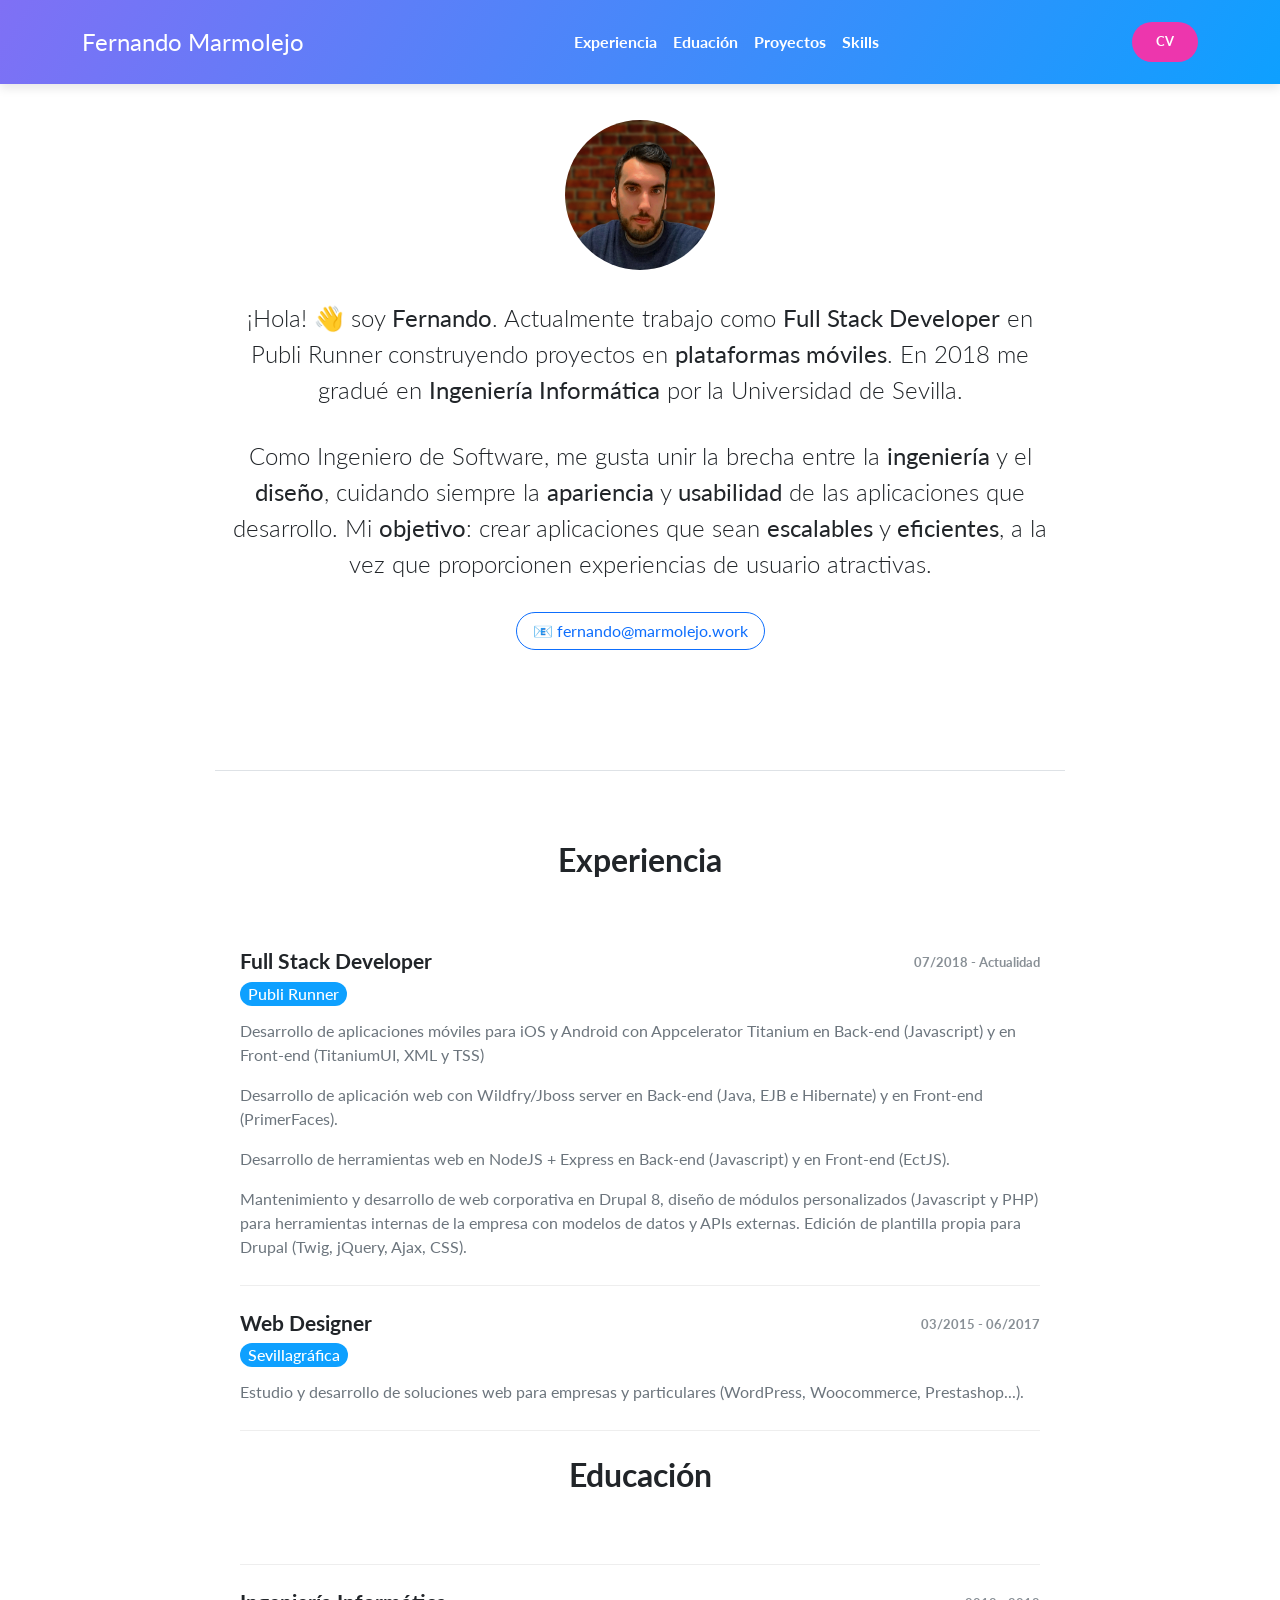
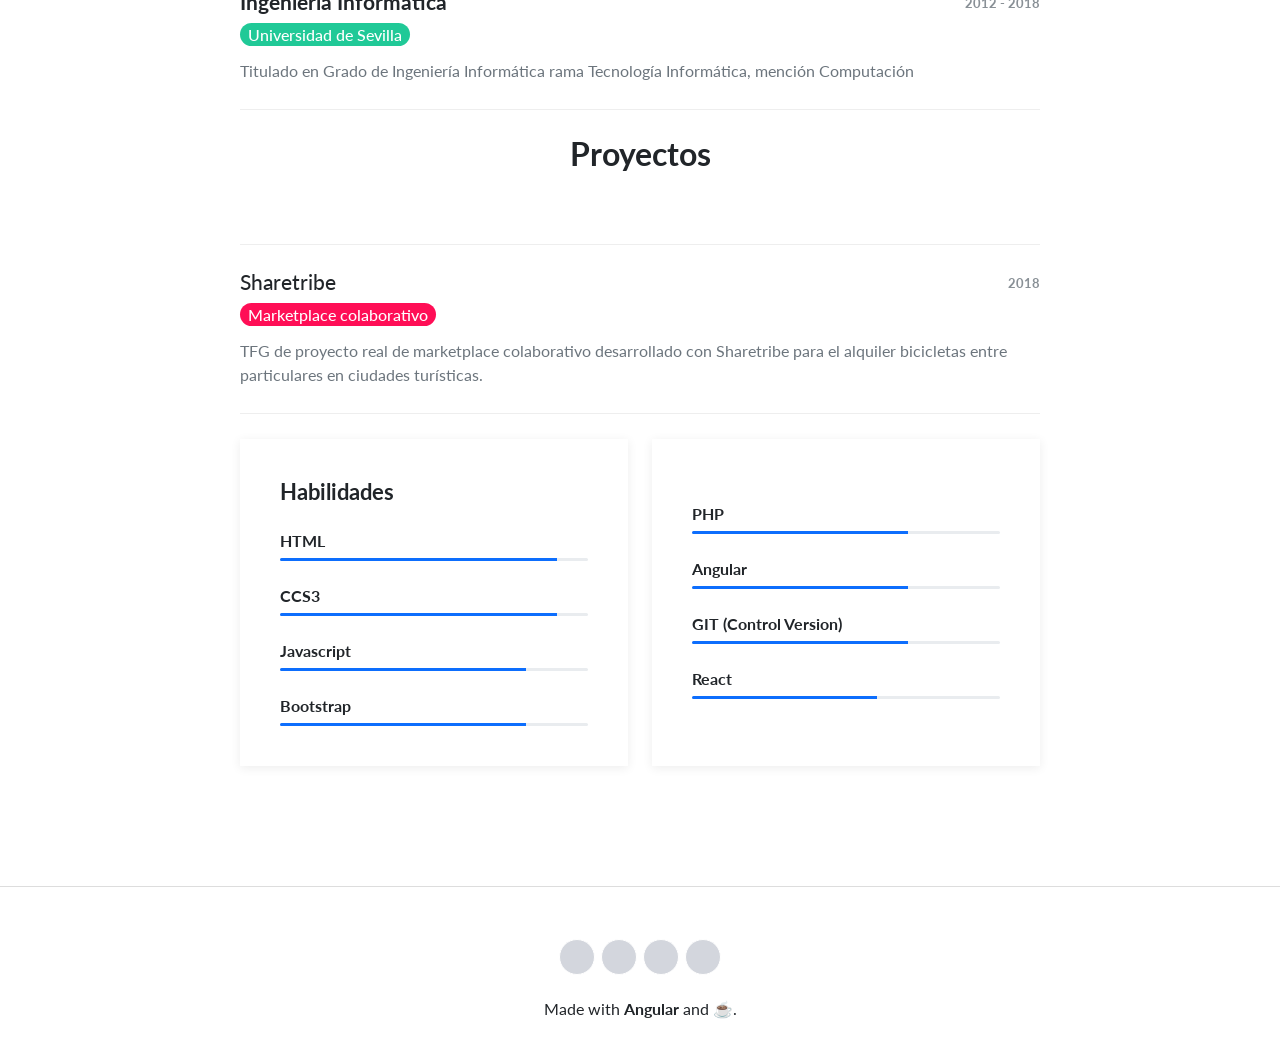
<file: index.html>
<!DOCTYPE html><html lang="en"><head>
  <meta charset="utf-8">
  <title>Fernando Marmolejo - marmolejo.work</title>
  <base href="/">
  <meta name="viewport" content="width=device-width, initial-scale=1">
  <link rel="icon" type="image/x-icon" href="favicon.ico">
  <link rel="stylesheet" href="https://code.ionicframework.com/ionicons/2.0.1/css/ionicons.min.css">
<style>@charset "UTF-8";@import"https://fonts.googleapis.com/css?family=Lato:300,400";:root{--bs-blue:#0d6efd;--bs-indigo:#6610f2;--bs-purple:#6f42c1;--bs-pink:#d63384;--bs-red:#dc3545;--bs-orange:#fd7e14;--bs-yellow:#ffc107;--bs-green:#198754;--bs-teal:#20c997;--bs-cyan:#0dcaf0;--bs-white:#fff;--bs-gray:#6c757d;--bs-gray-dark:#343a40;--bs-gray-100:#f8f9fa;--bs-gray-200:#e9ecef;--bs-gray-300:#dee2e6;--bs-gray-400:#ced4da;--bs-gray-500:#adb5bd;--bs-gray-600:#6c757d;--bs-gray-700:#495057;--bs-gray-800:#343a40;--bs-gray-900:#212529;--bs-primary:#0d6efd;--bs-secondary:#6c757d;--bs-success:#198754;--bs-info:#0dcaf0;--bs-warning:#ffc107;--bs-danger:#dc3545;--bs-light:#f8f9fa;--bs-dark:#212529;--bs-primary-rgb:13, 110, 253;--bs-secondary-rgb:108, 117, 125;--bs-success-rgb:25, 135, 84;--bs-info-rgb:13, 202, 240;--bs-warning-rgb:255, 193, 7;--bs-danger-rgb:220, 53, 69;--bs-light-rgb:248, 249, 250;--bs-dark-rgb:33, 37, 41;--bs-white-rgb:255, 255, 255;--bs-black-rgb:0, 0, 0;--bs-body-color-rgb:33, 37, 41;--bs-body-bg-rgb:255, 255, 255;--bs-font-sans-serif:system-ui, -apple-system, "Segoe UI", Roboto, "Helvetica Neue", Arial, "Noto Sans", "Liberation Sans", sans-serif, "Apple Color Emoji", "Segoe UI Emoji", "Segoe UI Symbol", "Noto Color Emoji";--bs-font-monospace:SFMono-Regular, Menlo, Monaco, Consolas, "Liberation Mono", "Courier New", monospace;--bs-gradient:linear-gradient(180deg, rgba(255, 255, 255, .15), rgba(255, 255, 255, 0));--bs-body-font-family:var(--bs-font-sans-serif);--bs-body-font-size:1rem;--bs-body-font-weight:400;--bs-body-line-height:1.5;--bs-body-color:#212529;--bs-body-bg:#fff}*,*:before,*:after{box-sizing:border-box}@media (prefers-reduced-motion: no-preference){:root{scroll-behavior:smooth}}body{margin:0;font-family:var(--bs-body-font-family);font-size:var(--bs-body-font-size);font-weight:var(--bs-body-font-weight);line-height:var(--bs-body-line-height);color:var(--bs-body-color);text-align:var(--bs-body-text-align);background-color:var(--bs-body-bg);-webkit-text-size-adjust:100%;-webkit-tap-highlight-color:rgba(0,0,0,0)}body{font-family:Lato,sans-serif}</style><link rel="stylesheet" href="styles.d41b8cb94b5195f9.css" media="print" onload="this.media='all'"><noscript><link rel="stylesheet" href="styles.d41b8cb94b5195f9.css"></noscript></head>
<body>
  <app-root></app-root>
  <script src="assets/js/script.js"></script>
<script src="runtime.0e6db5e1c2452d97.js" type="module"></script><script src="polyfills.46a2bad5c76187e7.js" type="module"></script><script src="main.7cb20546234fd6be.js" type="module"></script>

</body></html>
</file>
<file: styles.d41b8cb94b5195f9.css>
@charset "UTF-8";@import"https://fonts.googleapis.com/css?family=Lato:300,400";/*!
 * Bootstrap v5.1.3 (https://getbootstrap.com/)
 * Copyright 2011-2021 The Bootstrap Authors
 * Copyright 2011-2021 Twitter, Inc.
 * Licensed under MIT (https://github.com/twbs/bootstrap/blob/main/LICENSE)
 */:root{--bs-blue: #0d6efd;--bs-indigo: #6610f2;--bs-purple: #6f42c1;--bs-pink: #d63384;--bs-red: #dc3545;--bs-orange: #fd7e14;--bs-yellow: #ffc107;--bs-green: #198754;--bs-teal: #20c997;--bs-cyan: #0dcaf0;--bs-white: #fff;--bs-gray: #6c757d;--bs-gray-dark: #343a40;--bs-gray-100: #f8f9fa;--bs-gray-200: #e9ecef;--bs-gray-300: #dee2e6;--bs-gray-400: #ced4da;--bs-gray-500: #adb5bd;--bs-gray-600: #6c757d;--bs-gray-700: #495057;--bs-gray-800: #343a40;--bs-gray-900: #212529;--bs-primary: #0d6efd;--bs-secondary: #6c757d;--bs-success: #198754;--bs-info: #0dcaf0;--bs-warning: #ffc107;--bs-danger: #dc3545;--bs-light: #f8f9fa;--bs-dark: #212529;--bs-primary-rgb: 13, 110, 253;--bs-secondary-rgb: 108, 117, 125;--bs-success-rgb: 25, 135, 84;--bs-info-rgb: 13, 202, 240;--bs-warning-rgb: 255, 193, 7;--bs-danger-rgb: 220, 53, 69;--bs-light-rgb: 248, 249, 250;--bs-dark-rgb: 33, 37, 41;--bs-white-rgb: 255, 255, 255;--bs-black-rgb: 0, 0, 0;--bs-body-color-rgb: 33, 37, 41;--bs-body-bg-rgb: 255, 255, 255;--bs-font-sans-serif: system-ui, -apple-system, "Segoe UI", Roboto, "Helvetica Neue", Arial, "Noto Sans", "Liberation Sans", sans-serif, "Apple Color Emoji", "Segoe UI Emoji", "Segoe UI Symbol", "Noto Color Emoji";--bs-font-monospace: SFMono-Regular, Menlo, Monaco, Consolas, "Liberation Mono", "Courier New", monospace;--bs-gradient: linear-gradient(180deg, rgba(255, 255, 255, .15), rgba(255, 255, 255, 0));--bs-body-font-family: var(--bs-font-sans-serif);--bs-body-font-size: 1rem;--bs-body-font-weight: 400;--bs-body-line-height: 1.5;--bs-body-color: #212529;--bs-body-bg: #fff}*,*:before,*:after{box-sizing:border-box}@media (prefers-reduced-motion: no-preference){:root{scroll-behavior:smooth}}body{margin:0;font-family:var(--bs-body-font-family);font-size:var(--bs-body-font-size);font-weight:var(--bs-body-font-weight);line-height:var(--bs-body-line-height);color:var(--bs-body-color);text-align:var(--bs-body-text-align);background-color:var(--bs-body-bg);-webkit-text-size-adjust:100%;-webkit-tap-highlight-color:rgba(0,0,0,0)}hr{margin:1rem 0;color:inherit;background-color:currentColor;border:0;opacity:.25}hr:not([size]){height:1px}h6,.h6,h5,.h5,h4,.h4,h3,.h3,h2,.h2,h1,.h1{margin-top:0;margin-bottom:.5rem;font-weight:500;line-height:1.2}h1,.h1{font-size:calc(1.375rem + 1.5vw)}@media (min-width: 1200px){h1,.h1{font-size:2.5rem}}h2,.h2{font-size:calc(1.325rem + .9vw)}@media (min-width: 1200px){h2,.h2{font-size:2rem}}h3,.h3{font-size:calc(1.3rem + .6vw)}@media (min-width: 1200px){h3,.h3{font-size:1.75rem}}h4,.h4{font-size:calc(1.275rem + .3vw)}@media (min-width: 1200px){h4,.h4{font-size:1.5rem}}h5,.h5{font-size:1.25rem}h6,.h6{font-size:1rem}p{margin-top:0;margin-bottom:1rem}abbr[title],abbr[data-bs-original-title]{-webkit-text-decoration:underline dotted;text-decoration:underline dotted;cursor:help;-webkit-text-decoration-skip-ink:none;text-decoration-skip-ink:none}address{margin-bottom:1rem;font-style:normal;line-height:inherit}ol,ul{padding-left:2rem}ol,ul,dl{margin-top:0;margin-bottom:1rem}ol ol,ul ul,ol ul,ul ol{margin-bottom:0}dt{font-weight:700}dd{margin-bottom:.5rem;margin-left:0}blockquote{margin:0 0 1rem}b,strong{font-weight:bolder}small,.small{font-size:.875em}mark,.mark{padding:.2em;background-color:#fcf8e3}sub,sup{position:relative;font-size:.75em;line-height:0;vertical-align:baseline}sub{bottom:-.25em}sup{top:-.5em}a{color:#0d6efd;text-decoration:underline}a:hover{color:#0a58ca}a:not([href]):not([class]),a:not([href]):not([class]):hover{color:inherit;text-decoration:none}pre,code,kbd,samp{font-family:var(--bs-font-monospace);font-size:1em;direction:ltr;unicode-bidi:bidi-override}pre{display:block;margin-top:0;margin-bottom:1rem;overflow:auto;font-size:.875em}pre code{font-size:inherit;color:inherit;word-break:normal}code{font-size:.875em;color:#d63384;word-wrap:break-word}a>code{color:inherit}kbd{padding:.2rem .4rem;font-size:.875em;color:#fff;background-color:#212529;border-radius:.2rem}kbd kbd{padding:0;font-size:1em;font-weight:700}figure{margin:0 0 1rem}img,svg{vertical-align:middle}table{caption-side:bottom;border-collapse:collapse}caption{padding-top:.5rem;padding-bottom:.5rem;color:#6c757d;text-align:left}th{text-align:inherit;text-align:-webkit-match-parent}thead,tbody,tfoot,tr,td,th{border-color:inherit;border-style:solid;border-width:0}label{display:inline-block}button{border-radius:0}button:focus:not(:focus-visible){outline:0}input,button,select,optgroup,textarea{margin:0;font-family:inherit;font-size:inherit;line-height:inherit}button,select{text-transform:none}[role=button]{cursor:pointer}select{word-wrap:normal}select:disabled{opacity:1}[list]::-webkit-calendar-picker-indicator{display:none}button,[type=button],[type=reset],[type=submit]{-webkit-appearance:button}button:not(:disabled),[type=button]:not(:disabled),[type=reset]:not(:disabled),[type=submit]:not(:disabled){cursor:pointer}::-moz-focus-inner{padding:0;border-style:none}textarea{resize:vertical}fieldset{min-width:0;padding:0;margin:0;border:0}legend{float:left;width:100%;padding:0;margin-bottom:.5rem;font-size:calc(1.275rem + .3vw);line-height:inherit}@media (min-width: 1200px){legend{font-size:1.5rem}}legend+*{clear:left}::-webkit-datetime-edit-fields-wrapper,::-webkit-datetime-edit-text,::-webkit-datetime-edit-minute,::-webkit-datetime-edit-hour-field,::-webkit-datetime-edit-day-field,::-webkit-datetime-edit-month-field,::-webkit-datetime-edit-year-field{padding:0}::-webkit-inner-spin-button{height:auto}[type=search]{outline-offset:-2px;-webkit-appearance:textfield}::-webkit-search-decoration{-webkit-appearance:none}::-webkit-color-swatch-wrapper{padding:0}::-webkit-file-upload-button{font:inherit}::file-selector-button{font:inherit}::-webkit-file-upload-button{font:inherit;-webkit-appearance:button}output{display:inline-block}iframe{border:0}summary{display:list-item;cursor:pointer}progress{vertical-align:baseline}[hidden]{display:none!important}.lead{font-size:1.25rem;font-weight:300}.display-1{font-size:calc(1.625rem + 4.5vw);font-weight:300;line-height:1.2}@media (min-width: 1200px){.display-1{font-size:5rem}}.display-2{font-size:calc(1.575rem + 3.9vw);font-weight:300;line-height:1.2}@media (min-width: 1200px){.display-2{font-size:4.5rem}}.display-3{font-size:calc(1.525rem + 3.3vw);font-weight:300;line-height:1.2}@media (min-width: 1200px){.display-3{font-size:4rem}}.display-4{font-size:calc(1.475rem + 2.7vw);font-weight:300;line-height:1.2}@media (min-width: 1200px){.display-4{font-size:3.5rem}}.display-5{font-size:calc(1.425rem + 2.1vw);font-weight:300;line-height:1.2}@media (min-width: 1200px){.display-5{font-size:3rem}}.display-6{font-size:calc(1.375rem + 1.5vw);font-weight:300;line-height:1.2}@media (min-width: 1200px){.display-6{font-size:2.5rem}}.list-unstyled,.list-inline{padding-left:0;list-style:none}.list-inline-item{display:inline-block}.list-inline-item:not(:last-child){margin-right:.5rem}.initialism{font-size:.875em;text-transform:uppercase}.blockquote{margin-bottom:1rem;font-size:1.25rem}.blockquote>:last-child{margin-bottom:0}.blockquote-footer{margin-top:-1rem;margin-bottom:1rem;font-size:.875em;color:#6c757d}.blockquote-footer:before{content:"\2014\a0"}.img-fluid{max-width:100%;height:auto}.img-thumbnail{padding:.25rem;background-color:#fff;border:1px solid #dee2e6;border-radius:.25rem;max-width:100%;height:auto}.figure{display:inline-block}.figure-img{margin-bottom:.5rem;line-height:1}.figure-caption{font-size:.875em;color:#6c757d}.container,.container-fluid,.container-xxl,.container-xl,.container-lg,.container-md,.container-sm{width:100%;padding-right:var(--bs-gutter-x, .75rem);padding-left:var(--bs-gutter-x, .75rem);margin-right:auto;margin-left:auto}@media (min-width: 576px){.container-sm,.container{max-width:540px}}@media (min-width: 768px){.container-md,.container-sm,.container{max-width:720px}}@media (min-width: 992px){.container-lg,.container-md,.container-sm,.container{max-width:960px}}@media (min-width: 1200px){.container-xl,.container-lg,.container-md,.container-sm,.container{max-width:1140px}}@media (min-width: 1400px){.container-xxl,.container-xl,.container-lg,.container-md,.container-sm,.container{max-width:1320px}}.row{--bs-gutter-x: 1.5rem;--bs-gutter-y: 0;display:flex;flex-wrap:wrap;margin-top:calc(-1 * var(--bs-gutter-y));margin-right:calc(-.5 * var(--bs-gutter-x));margin-left:calc(-.5 * var(--bs-gutter-x))}.row>*{flex-shrink:0;width:100%;max-width:100%;padding-right:calc(var(--bs-gutter-x) * .5);padding-left:calc(var(--bs-gutter-x) * .5);margin-top:var(--bs-gutter-y)}.col{flex:1 0 0%}.row-cols-auto>*{flex:0 0 auto;width:auto}.row-cols-1>*{flex:0 0 auto;width:100%}.row-cols-2>*{flex:0 0 auto;width:50%}.row-cols-3>*{flex:0 0 auto;width:33.3333333333%}.row-cols-4>*{flex:0 0 auto;width:25%}.row-cols-5>*{flex:0 0 auto;width:20%}.row-cols-6>*{flex:0 0 auto;width:16.6666666667%}.col-auto{flex:0 0 auto;width:auto}.col-1{flex:0 0 auto;width:8.33333333%}.col-2{flex:0 0 auto;width:16.66666667%}.col-3{flex:0 0 auto;width:25%}.col-4{flex:0 0 auto;width:33.33333333%}.col-5{flex:0 0 auto;width:41.66666667%}.col-6{flex:0 0 auto;width:50%}.col-7{flex:0 0 auto;width:58.33333333%}.col-8{flex:0 0 auto;width:66.66666667%}.col-9{flex:0 0 auto;width:75%}.col-10{flex:0 0 auto;width:83.33333333%}.col-11{flex:0 0 auto;width:91.66666667%}.col-12{flex:0 0 auto;width:100%}.offset-1{margin-left:8.33333333%}.offset-2{margin-left:16.66666667%}.offset-3{margin-left:25%}.offset-4{margin-left:33.33333333%}.offset-5{margin-left:41.66666667%}.offset-6{margin-left:50%}.offset-7{margin-left:58.33333333%}.offset-8{margin-left:66.66666667%}.offset-9{margin-left:75%}.offset-10{margin-left:83.33333333%}.offset-11{margin-left:91.66666667%}.g-0,.gx-0{--bs-gutter-x: 0}.g-0,.gy-0{--bs-gutter-y: 0}.g-1,.gx-1{--bs-gutter-x: .25rem}.g-1,.gy-1{--bs-gutter-y: .25rem}.g-2,.gx-2{--bs-gutter-x: .5rem}.g-2,.gy-2{--bs-gutter-y: .5rem}.g-3,.gx-3{--bs-gutter-x: 1rem}.g-3,.gy-3{--bs-gutter-y: 1rem}.g-4,.gx-4{--bs-gutter-x: 1.5rem}.g-4,.gy-4{--bs-gutter-y: 1.5rem}.g-5,.gx-5{--bs-gutter-x: 3rem}.g-5,.gy-5{--bs-gutter-y: 3rem}@media (min-width: 576px){.col-sm{flex:1 0 0%}.row-cols-sm-auto>*{flex:0 0 auto;width:auto}.row-cols-sm-1>*{flex:0 0 auto;width:100%}.row-cols-sm-2>*{flex:0 0 auto;width:50%}.row-cols-sm-3>*{flex:0 0 auto;width:33.3333333333%}.row-cols-sm-4>*{flex:0 0 auto;width:25%}.row-cols-sm-5>*{flex:0 0 auto;width:20%}.row-cols-sm-6>*{flex:0 0 auto;width:16.6666666667%}.col-sm-auto{flex:0 0 auto;width:auto}.col-sm-1{flex:0 0 auto;width:8.33333333%}.col-sm-2{flex:0 0 auto;width:16.66666667%}.col-sm-3{flex:0 0 auto;width:25%}.col-sm-4{flex:0 0 auto;width:33.33333333%}.col-sm-5{flex:0 0 auto;width:41.66666667%}.col-sm-6{flex:0 0 auto;width:50%}.col-sm-7{flex:0 0 auto;width:58.33333333%}.col-sm-8{flex:0 0 auto;width:66.66666667%}.col-sm-9{flex:0 0 auto;width:75%}.col-sm-10{flex:0 0 auto;width:83.33333333%}.col-sm-11{flex:0 0 auto;width:91.66666667%}.col-sm-12{flex:0 0 auto;width:100%}.offset-sm-0{margin-left:0}.offset-sm-1{margin-left:8.33333333%}.offset-sm-2{margin-left:16.66666667%}.offset-sm-3{margin-left:25%}.offset-sm-4{margin-left:33.33333333%}.offset-sm-5{margin-left:41.66666667%}.offset-sm-6{margin-left:50%}.offset-sm-7{margin-left:58.33333333%}.offset-sm-8{margin-left:66.66666667%}.offset-sm-9{margin-left:75%}.offset-sm-10{margin-left:83.33333333%}.offset-sm-11{margin-left:91.66666667%}.g-sm-0,.gx-sm-0{--bs-gutter-x: 0}.g-sm-0,.gy-sm-0{--bs-gutter-y: 0}.g-sm-1,.gx-sm-1{--bs-gutter-x: .25rem}.g-sm-1,.gy-sm-1{--bs-gutter-y: .25rem}.g-sm-2,.gx-sm-2{--bs-gutter-x: .5rem}.g-sm-2,.gy-sm-2{--bs-gutter-y: .5rem}.g-sm-3,.gx-sm-3{--bs-gutter-x: 1rem}.g-sm-3,.gy-sm-3{--bs-gutter-y: 1rem}.g-sm-4,.gx-sm-4{--bs-gutter-x: 1.5rem}.g-sm-4,.gy-sm-4{--bs-gutter-y: 1.5rem}.g-sm-5,.gx-sm-5{--bs-gutter-x: 3rem}.g-sm-5,.gy-sm-5{--bs-gutter-y: 3rem}}@media (min-width: 768px){.col-md{flex:1 0 0%}.row-cols-md-auto>*{flex:0 0 auto;width:auto}.row-cols-md-1>*{flex:0 0 auto;width:100%}.row-cols-md-2>*{flex:0 0 auto;width:50%}.row-cols-md-3>*{flex:0 0 auto;width:33.3333333333%}.row-cols-md-4>*{flex:0 0 auto;width:25%}.row-cols-md-5>*{flex:0 0 auto;width:20%}.row-cols-md-6>*{flex:0 0 auto;width:16.6666666667%}.col-md-auto{flex:0 0 auto;width:auto}.col-md-1{flex:0 0 auto;width:8.33333333%}.col-md-2{flex:0 0 auto;width:16.66666667%}.col-md-3{flex:0 0 auto;width:25%}.col-md-4{flex:0 0 auto;width:33.33333333%}.col-md-5{flex:0 0 auto;width:41.66666667%}.col-md-6{flex:0 0 auto;width:50%}.col-md-7{flex:0 0 auto;width:58.33333333%}.col-md-8{flex:0 0 auto;width:66.66666667%}.col-md-9{flex:0 0 auto;width:75%}.col-md-10{flex:0 0 auto;width:83.33333333%}.col-md-11{flex:0 0 auto;width:91.66666667%}.col-md-12{flex:0 0 auto;width:100%}.offset-md-0{margin-left:0}.offset-md-1{margin-left:8.33333333%}.offset-md-2{margin-left:16.66666667%}.offset-md-3{margin-left:25%}.offset-md-4{margin-left:33.33333333%}.offset-md-5{margin-left:41.66666667%}.offset-md-6{margin-left:50%}.offset-md-7{margin-left:58.33333333%}.offset-md-8{margin-left:66.66666667%}.offset-md-9{margin-left:75%}.offset-md-10{margin-left:83.33333333%}.offset-md-11{margin-left:91.66666667%}.g-md-0,.gx-md-0{--bs-gutter-x: 0}.g-md-0,.gy-md-0{--bs-gutter-y: 0}.g-md-1,.gx-md-1{--bs-gutter-x: .25rem}.g-md-1,.gy-md-1{--bs-gutter-y: .25rem}.g-md-2,.gx-md-2{--bs-gutter-x: .5rem}.g-md-2,.gy-md-2{--bs-gutter-y: .5rem}.g-md-3,.gx-md-3{--bs-gutter-x: 1rem}.g-md-3,.gy-md-3{--bs-gutter-y: 1rem}.g-md-4,.gx-md-4{--bs-gutter-x: 1.5rem}.g-md-4,.gy-md-4{--bs-gutter-y: 1.5rem}.g-md-5,.gx-md-5{--bs-gutter-x: 3rem}.g-md-5,.gy-md-5{--bs-gutter-y: 3rem}}@media (min-width: 992px){.col-lg{flex:1 0 0%}.row-cols-lg-auto>*{flex:0 0 auto;width:auto}.row-cols-lg-1>*{flex:0 0 auto;width:100%}.row-cols-lg-2>*{flex:0 0 auto;width:50%}.row-cols-lg-3>*{flex:0 0 auto;width:33.3333333333%}.row-cols-lg-4>*{flex:0 0 auto;width:25%}.row-cols-lg-5>*{flex:0 0 auto;width:20%}.row-cols-lg-6>*{flex:0 0 auto;width:16.6666666667%}.col-lg-auto{flex:0 0 auto;width:auto}.col-lg-1{flex:0 0 auto;width:8.33333333%}.col-lg-2{flex:0 0 auto;width:16.66666667%}.col-lg-3{flex:0 0 auto;width:25%}.col-lg-4{flex:0 0 auto;width:33.33333333%}.col-lg-5{flex:0 0 auto;width:41.66666667%}.col-lg-6{flex:0 0 auto;width:50%}.col-lg-7{flex:0 0 auto;width:58.33333333%}.col-lg-8{flex:0 0 auto;width:66.66666667%}.col-lg-9{flex:0 0 auto;width:75%}.col-lg-10{flex:0 0 auto;width:83.33333333%}.col-lg-11{flex:0 0 auto;width:91.66666667%}.col-lg-12{flex:0 0 auto;width:100%}.offset-lg-0{margin-left:0}.offset-lg-1{margin-left:8.33333333%}.offset-lg-2{margin-left:16.66666667%}.offset-lg-3{margin-left:25%}.offset-lg-4{margin-left:33.33333333%}.offset-lg-5{margin-left:41.66666667%}.offset-lg-6{margin-left:50%}.offset-lg-7{margin-left:58.33333333%}.offset-lg-8{margin-left:66.66666667%}.offset-lg-9{margin-left:75%}.offset-lg-10{margin-left:83.33333333%}.offset-lg-11{margin-left:91.66666667%}.g-lg-0,.gx-lg-0{--bs-gutter-x: 0}.g-lg-0,.gy-lg-0{--bs-gutter-y: 0}.g-lg-1,.gx-lg-1{--bs-gutter-x: .25rem}.g-lg-1,.gy-lg-1{--bs-gutter-y: .25rem}.g-lg-2,.gx-lg-2{--bs-gutter-x: .5rem}.g-lg-2,.gy-lg-2{--bs-gutter-y: .5rem}.g-lg-3,.gx-lg-3{--bs-gutter-x: 1rem}.g-lg-3,.gy-lg-3{--bs-gutter-y: 1rem}.g-lg-4,.gx-lg-4{--bs-gutter-x: 1.5rem}.g-lg-4,.gy-lg-4{--bs-gutter-y: 1.5rem}.g-lg-5,.gx-lg-5{--bs-gutter-x: 3rem}.g-lg-5,.gy-lg-5{--bs-gutter-y: 3rem}}@media (min-width: 1200px){.col-xl{flex:1 0 0%}.row-cols-xl-auto>*{flex:0 0 auto;width:auto}.row-cols-xl-1>*{flex:0 0 auto;width:100%}.row-cols-xl-2>*{flex:0 0 auto;width:50%}.row-cols-xl-3>*{flex:0 0 auto;width:33.3333333333%}.row-cols-xl-4>*{flex:0 0 auto;width:25%}.row-cols-xl-5>*{flex:0 0 auto;width:20%}.row-cols-xl-6>*{flex:0 0 auto;width:16.6666666667%}.col-xl-auto{flex:0 0 auto;width:auto}.col-xl-1{flex:0 0 auto;width:8.33333333%}.col-xl-2{flex:0 0 auto;width:16.66666667%}.col-xl-3{flex:0 0 auto;width:25%}.col-xl-4{flex:0 0 auto;width:33.33333333%}.col-xl-5{flex:0 0 auto;width:41.66666667%}.col-xl-6{flex:0 0 auto;width:50%}.col-xl-7{flex:0 0 auto;width:58.33333333%}.col-xl-8{flex:0 0 auto;width:66.66666667%}.col-xl-9{flex:0 0 auto;width:75%}.col-xl-10{flex:0 0 auto;width:83.33333333%}.col-xl-11{flex:0 0 auto;width:91.66666667%}.col-xl-12{flex:0 0 auto;width:100%}.offset-xl-0{margin-left:0}.offset-xl-1{margin-left:8.33333333%}.offset-xl-2{margin-left:16.66666667%}.offset-xl-3{margin-left:25%}.offset-xl-4{margin-left:33.33333333%}.offset-xl-5{margin-left:41.66666667%}.offset-xl-6{margin-left:50%}.offset-xl-7{margin-left:58.33333333%}.offset-xl-8{margin-left:66.66666667%}.offset-xl-9{margin-left:75%}.offset-xl-10{margin-left:83.33333333%}.offset-xl-11{margin-left:91.66666667%}.g-xl-0,.gx-xl-0{--bs-gutter-x: 0}.g-xl-0,.gy-xl-0{--bs-gutter-y: 0}.g-xl-1,.gx-xl-1{--bs-gutter-x: .25rem}.g-xl-1,.gy-xl-1{--bs-gutter-y: .25rem}.g-xl-2,.gx-xl-2{--bs-gutter-x: .5rem}.g-xl-2,.gy-xl-2{--bs-gutter-y: .5rem}.g-xl-3,.gx-xl-3{--bs-gutter-x: 1rem}.g-xl-3,.gy-xl-3{--bs-gutter-y: 1rem}.g-xl-4,.gx-xl-4{--bs-gutter-x: 1.5rem}.g-xl-4,.gy-xl-4{--bs-gutter-y: 1.5rem}.g-xl-5,.gx-xl-5{--bs-gutter-x: 3rem}.g-xl-5,.gy-xl-5{--bs-gutter-y: 3rem}}@media (min-width: 1400px){.col-xxl{flex:1 0 0%}.row-cols-xxl-auto>*{flex:0 0 auto;width:auto}.row-cols-xxl-1>*{flex:0 0 auto;width:100%}.row-cols-xxl-2>*{flex:0 0 auto;width:50%}.row-cols-xxl-3>*{flex:0 0 auto;width:33.3333333333%}.row-cols-xxl-4>*{flex:0 0 auto;width:25%}.row-cols-xxl-5>*{flex:0 0 auto;width:20%}.row-cols-xxl-6>*{flex:0 0 auto;width:16.6666666667%}.col-xxl-auto{flex:0 0 auto;width:auto}.col-xxl-1{flex:0 0 auto;width:8.33333333%}.col-xxl-2{flex:0 0 auto;width:16.66666667%}.col-xxl-3{flex:0 0 auto;width:25%}.col-xxl-4{flex:0 0 auto;width:33.33333333%}.col-xxl-5{flex:0 0 auto;width:41.66666667%}.col-xxl-6{flex:0 0 auto;width:50%}.col-xxl-7{flex:0 0 auto;width:58.33333333%}.col-xxl-8{flex:0 0 auto;width:66.66666667%}.col-xxl-9{flex:0 0 auto;width:75%}.col-xxl-10{flex:0 0 auto;width:83.33333333%}.col-xxl-11{flex:0 0 auto;width:91.66666667%}.col-xxl-12{flex:0 0 auto;width:100%}.offset-xxl-0{margin-left:0}.offset-xxl-1{margin-left:8.33333333%}.offset-xxl-2{margin-left:16.66666667%}.offset-xxl-3{margin-left:25%}.offset-xxl-4{margin-left:33.33333333%}.offset-xxl-5{margin-left:41.66666667%}.offset-xxl-6{margin-left:50%}.offset-xxl-7{margin-left:58.33333333%}.offset-xxl-8{margin-left:66.66666667%}.offset-xxl-9{margin-left:75%}.offset-xxl-10{margin-left:83.33333333%}.offset-xxl-11{margin-left:91.66666667%}.g-xxl-0,.gx-xxl-0{--bs-gutter-x: 0}.g-xxl-0,.gy-xxl-0{--bs-gutter-y: 0}.g-xxl-1,.gx-xxl-1{--bs-gutter-x: .25rem}.g-xxl-1,.gy-xxl-1{--bs-gutter-y: .25rem}.g-xxl-2,.gx-xxl-2{--bs-gutter-x: .5rem}.g-xxl-2,.gy-xxl-2{--bs-gutter-y: .5rem}.g-xxl-3,.gx-xxl-3{--bs-gutter-x: 1rem}.g-xxl-3,.gy-xxl-3{--bs-gutter-y: 1rem}.g-xxl-4,.gx-xxl-4{--bs-gutter-x: 1.5rem}.g-xxl-4,.gy-xxl-4{--bs-gutter-y: 1.5rem}.g-xxl-5,.gx-xxl-5{--bs-gutter-x: 3rem}.g-xxl-5,.gy-xxl-5{--bs-gutter-y: 3rem}}.table{--bs-table-bg: transparent;--bs-table-accent-bg: transparent;--bs-table-striped-color: #212529;--bs-table-striped-bg: rgba(0, 0, 0, .05);--bs-table-active-color: #212529;--bs-table-active-bg: rgba(0, 0, 0, .1);--bs-table-hover-color: #212529;--bs-table-hover-bg: rgba(0, 0, 0, .075);width:100%;margin-bottom:1rem;color:#212529;vertical-align:top;border-color:#dee2e6}.table>:not(caption)>*>*{padding:.5rem;background-color:var(--bs-table-bg);border-bottom-width:1px;box-shadow:inset 0 0 0 9999px var(--bs-table-accent-bg)}.table>tbody{vertical-align:inherit}.table>thead{vertical-align:bottom}.table>:not(:first-child){border-top:2px solid currentColor}.caption-top{caption-side:top}.table-sm>:not(caption)>*>*{padding:.25rem}.table-bordered>:not(caption)>*{border-width:1px 0}.table-bordered>:not(caption)>*>*{border-width:0 1px}.table-borderless>:not(caption)>*>*{border-bottom-width:0}.table-borderless>:not(:first-child){border-top-width:0}.table-striped>tbody>tr:nth-of-type(odd)>*{--bs-table-accent-bg: var(--bs-table-striped-bg);color:var(--bs-table-striped-color)}.table-active{--bs-table-accent-bg: var(--bs-table-active-bg);color:var(--bs-table-active-color)}.table-hover>tbody>tr:hover>*{--bs-table-accent-bg: var(--bs-table-hover-bg);color:var(--bs-table-hover-color)}.table-primary{--bs-table-bg: #cfe2ff;--bs-table-striped-bg: #c5d7f2;--bs-table-striped-color: #000;--bs-table-active-bg: #bacbe6;--bs-table-active-color: #000;--bs-table-hover-bg: #bfd1ec;--bs-table-hover-color: #000;color:#000;border-color:#bacbe6}.table-secondary{--bs-table-bg: #e2e3e5;--bs-table-striped-bg: #d7d8da;--bs-table-striped-color: #000;--bs-table-active-bg: #cbccce;--bs-table-active-color: #000;--bs-table-hover-bg: #d1d2d4;--bs-table-hover-color: #000;color:#000;border-color:#cbccce}.table-success{--bs-table-bg: #d1e7dd;--bs-table-striped-bg: #c7dbd2;--bs-table-striped-color: #000;--bs-table-active-bg: #bcd0c7;--bs-table-active-color: #000;--bs-table-hover-bg: #c1d6cc;--bs-table-hover-color: #000;color:#000;border-color:#bcd0c7}.table-info{--bs-table-bg: #cff4fc;--bs-table-striped-bg: #c5e8ef;--bs-table-striped-color: #000;--bs-table-active-bg: #badce3;--bs-table-active-color: #000;--bs-table-hover-bg: #bfe2e9;--bs-table-hover-color: #000;color:#000;border-color:#badce3}.table-warning{--bs-table-bg: #fff3cd;--bs-table-striped-bg: #f2e7c3;--bs-table-striped-color: #000;--bs-table-active-bg: #e6dbb9;--bs-table-active-color: #000;--bs-table-hover-bg: #ece1be;--bs-table-hover-color: #000;color:#000;border-color:#e6dbb9}.table-danger{--bs-table-bg: #f8d7da;--bs-table-striped-bg: #eccccf;--bs-table-striped-color: #000;--bs-table-active-bg: #dfc2c4;--bs-table-active-color: #000;--bs-table-hover-bg: #e5c7ca;--bs-table-hover-color: #000;color:#000;border-color:#dfc2c4}.table-light{--bs-table-bg: #f8f9fa;--bs-table-striped-bg: #ecedee;--bs-table-striped-color: #000;--bs-table-active-bg: #dfe0e1;--bs-table-active-color: #000;--bs-table-hover-bg: #e5e6e7;--bs-table-hover-color: #000;color:#000;border-color:#dfe0e1}.table-dark{--bs-table-bg: #212529;--bs-table-striped-bg: #2c3034;--bs-table-striped-color: #fff;--bs-table-active-bg: #373b3e;--bs-table-active-color: #fff;--bs-table-hover-bg: #323539;--bs-table-hover-color: #fff;color:#fff;border-color:#373b3e}.table-responsive{overflow-x:auto;-webkit-overflow-scrolling:touch}@media (max-width: 575.98px){.table-responsive-sm{overflow-x:auto;-webkit-overflow-scrolling:touch}}@media (max-width: 767.98px){.table-responsive-md{overflow-x:auto;-webkit-overflow-scrolling:touch}}@media (max-width: 991.98px){.table-responsive-lg{overflow-x:auto;-webkit-overflow-scrolling:touch}}@media (max-width: 1199.98px){.table-responsive-xl{overflow-x:auto;-webkit-overflow-scrolling:touch}}@media (max-width: 1399.98px){.table-responsive-xxl{overflow-x:auto;-webkit-overflow-scrolling:touch}}.form-label{margin-bottom:.5rem}.col-form-label{padding-top:calc(.375rem + 1px);padding-bottom:calc(.375rem + 1px);margin-bottom:0;font-size:inherit;line-height:1.5}.col-form-label-lg{padding-top:calc(.5rem + 1px);padding-bottom:calc(.5rem + 1px);font-size:1.25rem}.col-form-label-sm{padding-top:calc(.25rem + 1px);padding-bottom:calc(.25rem + 1px);font-size:.875rem}.form-text{margin-top:.25rem;font-size:.875em;color:#6c757d}.form-control{display:block;width:100%;padding:.375rem .75rem;font-size:1rem;font-weight:400;line-height:1.5;color:#212529;background-color:#fff;background-clip:padding-box;border:1px solid #ced4da;-webkit-appearance:none;-moz-appearance:none;appearance:none;border-radius:.25rem;transition:border-color .15s ease-in-out,box-shadow .15s ease-in-out}@media (prefers-reduced-motion: reduce){.form-control{transition:none}}.form-control[type=file]{overflow:hidden}.form-control[type=file]:not(:disabled):not([readonly]){cursor:pointer}.form-control:focus{color:#212529;background-color:#fff;border-color:#86b7fe;outline:0;box-shadow:0 0 0 .25rem #0d6efd40}.form-control::-webkit-date-and-time-value{height:1.5em}.form-control::placeholder{color:#6c757d;opacity:1}.form-control:disabled,.form-control[readonly]{background-color:#e9ecef;opacity:1}.form-control::-webkit-file-upload-button{padding:.375rem .75rem;margin:-.375rem -.75rem;margin-inline-end:.75rem;color:#212529;background-color:#e9ecef;pointer-events:none;border-color:inherit;border-style:solid;border-width:0;border-inline-end-width:1px;border-radius:0;-webkit-transition:color .15s ease-in-out,background-color .15s ease-in-out,border-color .15s ease-in-out,box-shadow .15s ease-in-out;transition:color .15s ease-in-out,background-color .15s ease-in-out,border-color .15s ease-in-out,box-shadow .15s ease-in-out}.form-control::file-selector-button{padding:.375rem .75rem;margin:-.375rem -.75rem;margin-inline-end:.75rem;color:#212529;background-color:#e9ecef;pointer-events:none;border-color:inherit;border-style:solid;border-width:0;border-inline-end-width:1px;border-radius:0;transition:color .15s ease-in-out,background-color .15s ease-in-out,border-color .15s ease-in-out,box-shadow .15s ease-in-out}@media (prefers-reduced-motion: reduce){.form-control::-webkit-file-upload-button{-webkit-transition:none;transition:none}.form-control::file-selector-button{transition:none}}.form-control:hover:not(:disabled):not([readonly])::-webkit-file-upload-button{background-color:#dde0e3}.form-control:hover:not(:disabled):not([readonly])::file-selector-button{background-color:#dde0e3}.form-control::-webkit-file-upload-button{padding:.375rem .75rem;margin:-.375rem -.75rem;margin-inline-end:.75rem;color:#212529;background-color:#e9ecef;pointer-events:none;border-color:inherit;border-style:solid;border-width:0;border-inline-end-width:1px;border-radius:0;-webkit-transition:color .15s ease-in-out,background-color .15s ease-in-out,border-color .15s ease-in-out,box-shadow .15s ease-in-out;transition:color .15s ease-in-out,background-color .15s ease-in-out,border-color .15s ease-in-out,box-shadow .15s ease-in-out}@media (prefers-reduced-motion: reduce){.form-control::-webkit-file-upload-button{-webkit-transition:none;transition:none}}.form-control:hover:not(:disabled):not([readonly])::-webkit-file-upload-button{background-color:#dde0e3}.form-control-plaintext{display:block;width:100%;padding:.375rem 0;margin-bottom:0;line-height:1.5;color:#212529;background-color:transparent;border:solid transparent;border-width:1px 0}.form-control-plaintext.form-control-sm,.form-control-plaintext.form-control-lg{padding-right:0;padding-left:0}.form-control-sm{min-height:calc(1.5em + .5rem + 2px);padding:.25rem .5rem;font-size:.875rem;border-radius:.2rem}.form-control-sm::-webkit-file-upload-button{padding:.25rem .5rem;margin:-.25rem -.5rem;margin-inline-end:.5rem}.form-control-sm::file-selector-button{padding:.25rem .5rem;margin:-.25rem -.5rem;margin-inline-end:.5rem}.form-control-sm::-webkit-file-upload-button{padding:.25rem .5rem;margin:-.25rem -.5rem;margin-inline-end:.5rem}.form-control-lg{min-height:calc(1.5em + 1rem + 2px);padding:.5rem 1rem;font-size:1.25rem;border-radius:.3rem}.form-control-lg::-webkit-file-upload-button{padding:.5rem 1rem;margin:-.5rem -1rem;margin-inline-end:1rem}.form-control-lg::file-selector-button{padding:.5rem 1rem;margin:-.5rem -1rem;margin-inline-end:1rem}.form-control-lg::-webkit-file-upload-button{padding:.5rem 1rem;margin:-.5rem -1rem;margin-inline-end:1rem}textarea.form-control{min-height:calc(1.5em + .75rem + 2px)}textarea.form-control-sm{min-height:calc(1.5em + .5rem + 2px)}textarea.form-control-lg{min-height:calc(1.5em + 1rem + 2px)}.form-control-color{width:3rem;height:auto;padding:.375rem}.form-control-color:not(:disabled):not([readonly]){cursor:pointer}.form-control-color::-moz-color-swatch{height:1.5em;border-radius:.25rem}.form-control-color::-webkit-color-swatch{height:1.5em;border-radius:.25rem}.form-select{display:block;width:100%;padding:.375rem 2.25rem .375rem .75rem;-moz-padding-start:calc(.75rem - 3px);font-size:1rem;font-weight:400;line-height:1.5;color:#212529;background-color:#fff;background-image:url("data:image/svg+xml,%3csvg xmlns='http://www.w3.org/2000/svg' viewBox='0 0 16 16'%3e%3cpath fill='none' stroke='%23343a40' stroke-linecap='round' stroke-linejoin='round' stroke-width='2' d='M2 5l6 6 6-6'/%3e%3c/svg%3e");background-repeat:no-repeat;background-position:right .75rem center;background-size:16px 12px;border:1px solid #ced4da;border-radius:.25rem;transition:border-color .15s ease-in-out,box-shadow .15s ease-in-out;-webkit-appearance:none;-moz-appearance:none;appearance:none}@media (prefers-reduced-motion: reduce){.form-select{transition:none}}.form-select:focus{border-color:#86b7fe;outline:0;box-shadow:0 0 0 .25rem #0d6efd40}.form-select[multiple],.form-select[size]:not([size="1"]){padding-right:.75rem;background-image:none}.form-select:disabled{background-color:#e9ecef}.form-select:-moz-focusring{color:transparent;text-shadow:0 0 0 #212529}.form-select-sm{padding-top:.25rem;padding-bottom:.25rem;padding-left:.5rem;font-size:.875rem;border-radius:.2rem}.form-select-lg{padding-top:.5rem;padding-bottom:.5rem;padding-left:1rem;font-size:1.25rem;border-radius:.3rem}.form-check{display:block;min-height:1.5rem;padding-left:1.5em;margin-bottom:.125rem}.form-check .form-check-input{float:left;margin-left:-1.5em}.form-check-input{width:1em;height:1em;margin-top:.25em;vertical-align:top;background-color:#fff;background-repeat:no-repeat;background-position:center;background-size:contain;border:1px solid rgba(0,0,0,.25);-webkit-appearance:none;-moz-appearance:none;appearance:none;-webkit-print-color-adjust:exact;color-adjust:exact}.form-check-input[type=checkbox]{border-radius:.25em}.form-check-input[type=radio]{border-radius:50%}.form-check-input:active{filter:brightness(90%)}.form-check-input:focus{border-color:#86b7fe;outline:0;box-shadow:0 0 0 .25rem #0d6efd40}.form-check-input:checked{background-color:#0d6efd;border-color:#0d6efd}.form-check-input:checked[type=checkbox]{background-image:url("data:image/svg+xml,%3csvg xmlns='http://www.w3.org/2000/svg' viewBox='0 0 20 20'%3e%3cpath fill='none' stroke='%23fff' stroke-linecap='round' stroke-linejoin='round' stroke-width='3' d='M6 10l3 3l6-6'/%3e%3c/svg%3e")}.form-check-input:checked[type=radio]{background-image:url("data:image/svg+xml,%3csvg xmlns='http://www.w3.org/2000/svg' viewBox='-4 -4 8 8'%3e%3ccircle r='2' fill='%23fff'/%3e%3c/svg%3e")}.form-check-input[type=checkbox]:indeterminate{background-color:#0d6efd;border-color:#0d6efd;background-image:url("data:image/svg+xml,%3csvg xmlns='http://www.w3.org/2000/svg' viewBox='0 0 20 20'%3e%3cpath fill='none' stroke='%23fff' stroke-linecap='round' stroke-linejoin='round' stroke-width='3' d='M6 10h8'/%3e%3c/svg%3e")}.form-check-input:disabled{pointer-events:none;filter:none;opacity:.5}.form-check-input[disabled]~.form-check-label,.form-check-input:disabled~.form-check-label{opacity:.5}.form-switch{padding-left:2.5em}.form-switch .form-check-input{width:2em;margin-left:-2.5em;background-image:url("data:image/svg+xml,%3csvg xmlns='http://www.w3.org/2000/svg' viewBox='-4 -4 8 8'%3e%3ccircle r='3' fill='rgba%280, 0, 0, 0.25%29'/%3e%3c/svg%3e");background-position:left center;border-radius:2em;transition:background-position .15s ease-in-out}@media (prefers-reduced-motion: reduce){.form-switch .form-check-input{transition:none}}.form-switch .form-check-input:focus{background-image:url("data:image/svg+xml,%3csvg xmlns='http://www.w3.org/2000/svg' viewBox='-4 -4 8 8'%3e%3ccircle r='3' fill='%2386b7fe'/%3e%3c/svg%3e")}.form-switch .form-check-input:checked{background-position:right center;background-image:url("data:image/svg+xml,%3csvg xmlns='http://www.w3.org/2000/svg' viewBox='-4 -4 8 8'%3e%3ccircle r='3' fill='%23fff'/%3e%3c/svg%3e")}.form-check-inline{display:inline-block;margin-right:1rem}.btn-check{position:absolute;clip:rect(0,0,0,0);pointer-events:none}.btn-check[disabled]+.btn,.btn-check:disabled+.btn{pointer-events:none;filter:none;opacity:.65}.form-range{width:100%;height:1.5rem;padding:0;background-color:transparent;-webkit-appearance:none;-moz-appearance:none;appearance:none}.form-range:focus{outline:0}.form-range:focus::-webkit-slider-thumb{box-shadow:0 0 0 1px #fff,0 0 0 .25rem #0d6efd40}.form-range:focus::-moz-range-thumb{box-shadow:0 0 0 1px #fff,0 0 0 .25rem #0d6efd40}.form-range::-moz-focus-outer{border:0}.form-range::-webkit-slider-thumb{width:1rem;height:1rem;margin-top:-.25rem;background-color:#0d6efd;border:0;border-radius:1rem;-webkit-transition:background-color .15s ease-in-out,border-color .15s ease-in-out,box-shadow .15s ease-in-out;transition:background-color .15s ease-in-out,border-color .15s ease-in-out,box-shadow .15s ease-in-out;-webkit-appearance:none;appearance:none}@media (prefers-reduced-motion: reduce){.form-range::-webkit-slider-thumb{-webkit-transition:none;transition:none}}.form-range::-webkit-slider-thumb:active{background-color:#b6d4fe}.form-range::-webkit-slider-runnable-track{width:100%;height:.5rem;color:transparent;cursor:pointer;background-color:#dee2e6;border-color:transparent;border-radius:1rem}.form-range::-moz-range-thumb{width:1rem;height:1rem;background-color:#0d6efd;border:0;border-radius:1rem;-moz-transition:background-color .15s ease-in-out,border-color .15s ease-in-out,box-shadow .15s ease-in-out;transition:background-color .15s ease-in-out,border-color .15s ease-in-out,box-shadow .15s ease-in-out;-moz-appearance:none;appearance:none}@media (prefers-reduced-motion: reduce){.form-range::-moz-range-thumb{-moz-transition:none;transition:none}}.form-range::-moz-range-thumb:active{background-color:#b6d4fe}.form-range::-moz-range-track{width:100%;height:.5rem;color:transparent;cursor:pointer;background-color:#dee2e6;border-color:transparent;border-radius:1rem}.form-range:disabled{pointer-events:none}.form-range:disabled::-webkit-slider-thumb{background-color:#adb5bd}.form-range:disabled::-moz-range-thumb{background-color:#adb5bd}.form-floating{position:relative}.form-floating>.form-control,.form-floating>.form-select{height:calc(3.5rem + 2px);line-height:1.25}.form-floating>label{position:absolute;top:0;left:0;height:100%;padding:1rem .75rem;pointer-events:none;border:1px solid transparent;transform-origin:0 0;transition:opacity .1s ease-in-out,transform .1s ease-in-out}@media (prefers-reduced-motion: reduce){.form-floating>label{transition:none}}.form-floating>.form-control{padding:1rem .75rem}.form-floating>.form-control::placeholder{color:transparent}.form-floating>.form-control:focus,.form-floating>.form-control:not(:placeholder-shown){padding-top:1.625rem;padding-bottom:.625rem}.form-floating>.form-control:-webkit-autofill{padding-top:1.625rem;padding-bottom:.625rem}.form-floating>.form-select{padding-top:1.625rem;padding-bottom:.625rem}.form-floating>.form-control:focus~label,.form-floating>.form-control:not(:placeholder-shown)~label,.form-floating>.form-select~label{opacity:.65;transform:scale(.85) translateY(-.5rem) translate(.15rem)}.form-floating>.form-control:-webkit-autofill~label{opacity:.65;transform:scale(.85) translateY(-.5rem) translate(.15rem)}.input-group{position:relative;display:flex;flex-wrap:wrap;align-items:stretch;width:100%}.input-group>.form-control,.input-group>.form-select{position:relative;flex:1 1 auto;width:1%;min-width:0}.input-group>.form-control:focus,.input-group>.form-select:focus{z-index:3}.input-group .btn{position:relative;z-index:2}.input-group .btn:focus{z-index:3}.input-group-text{display:flex;align-items:center;padding:.375rem .75rem;font-size:1rem;font-weight:400;line-height:1.5;color:#212529;text-align:center;white-space:nowrap;background-color:#e9ecef;border:1px solid #ced4da;border-radius:.25rem}.input-group-lg>.form-control,.input-group-lg>.form-select,.input-group-lg>.input-group-text,.input-group-lg>.btn{padding:.5rem 1rem;font-size:1.25rem;border-radius:.3rem}.input-group-sm>.form-control,.input-group-sm>.form-select,.input-group-sm>.input-group-text,.input-group-sm>.btn{padding:.25rem .5rem;font-size:.875rem;border-radius:.2rem}.input-group-lg>.form-select,.input-group-sm>.form-select{padding-right:3rem}.input-group:not(.has-validation)>:not(:last-child):not(.dropdown-toggle):not(.dropdown-menu),.input-group:not(.has-validation)>.dropdown-toggle:nth-last-child(n+3){border-top-right-radius:0;border-bottom-right-radius:0}.input-group.has-validation>:nth-last-child(n+3):not(.dropdown-toggle):not(.dropdown-menu),.input-group.has-validation>.dropdown-toggle:nth-last-child(n+4){border-top-right-radius:0;border-bottom-right-radius:0}.input-group>:not(:first-child):not(.dropdown-menu):not(.valid-tooltip):not(.valid-feedback):not(.invalid-tooltip):not(.invalid-feedback){margin-left:-1px;border-top-left-radius:0;border-bottom-left-radius:0}.valid-feedback{display:none;width:100%;margin-top:.25rem;font-size:.875em;color:#198754}.valid-tooltip{position:absolute;top:100%;z-index:5;display:none;max-width:100%;padding:.25rem .5rem;margin-top:.1rem;font-size:.875rem;color:#fff;background-color:#198754e6;border-radius:.25rem}.was-validated :valid~.valid-feedback,.was-validated :valid~.valid-tooltip,.is-valid~.valid-feedback,.is-valid~.valid-tooltip{display:block}.was-validated .form-control:valid,.form-control.is-valid{border-color:#198754;padding-right:calc(1.5em + .75rem);background-image:url("data:image/svg+xml,%3csvg xmlns='http://www.w3.org/2000/svg' viewBox='0 0 8 8'%3e%3cpath fill='%23198754' d='M2.3 6.73L.6 4.53c-.4-1.04.46-1.4 1.1-.8l1.1 1.4 3.4-3.8c.6-.63 1.6-.27 1.2.7l-4 4.6c-.43.5-.8.4-1.1.1z'/%3e%3c/svg%3e");background-repeat:no-repeat;background-position:right calc(.375em + .1875rem) center;background-size:calc(.75em + .375rem) calc(.75em + .375rem)}.was-validated .form-control:valid:focus,.form-control.is-valid:focus{border-color:#198754;box-shadow:0 0 0 .25rem #19875440}.was-validated textarea.form-control:valid,textarea.form-control.is-valid{padding-right:calc(1.5em + .75rem);background-position:top calc(.375em + .1875rem) right calc(.375em + .1875rem)}.was-validated .form-select:valid,.form-select.is-valid{border-color:#198754}.was-validated .form-select:valid:not([multiple]):not([size]),.was-validated .form-select:valid:not([multiple])[size="1"],.form-select.is-valid:not([multiple]):not([size]),.form-select.is-valid:not([multiple])[size="1"]{padding-right:4.125rem;background-image:url("data:image/svg+xml,%3csvg xmlns='http://www.w3.org/2000/svg' viewBox='0 0 16 16'%3e%3cpath fill='none' stroke='%23343a40' stroke-linecap='round' stroke-linejoin='round' stroke-width='2' d='M2 5l6 6 6-6'/%3e%3c/svg%3e"),url("data:image/svg+xml,%3csvg xmlns='http://www.w3.org/2000/svg' viewBox='0 0 8 8'%3e%3cpath fill='%23198754' d='M2.3 6.73L.6 4.53c-.4-1.04.46-1.4 1.1-.8l1.1 1.4 3.4-3.8c.6-.63 1.6-.27 1.2.7l-4 4.6c-.43.5-.8.4-1.1.1z'/%3e%3c/svg%3e");background-position:right .75rem center,center right 2.25rem;background-size:16px 12px,calc(.75em + .375rem) calc(.75em + .375rem)}.was-validated .form-select:valid:focus,.form-select.is-valid:focus{border-color:#198754;box-shadow:0 0 0 .25rem #19875440}.was-validated .form-check-input:valid,.form-check-input.is-valid{border-color:#198754}.was-validated .form-check-input:valid:checked,.form-check-input.is-valid:checked{background-color:#198754}.was-validated .form-check-input:valid:focus,.form-check-input.is-valid:focus{box-shadow:0 0 0 .25rem #19875440}.was-validated .form-check-input:valid~.form-check-label,.form-check-input.is-valid~.form-check-label{color:#198754}.form-check-inline .form-check-input~.valid-feedback{margin-left:.5em}.was-validated .input-group .form-control:valid,.input-group .form-control.is-valid,.was-validated .input-group .form-select:valid,.input-group .form-select.is-valid{z-index:1}.was-validated .input-group .form-control:valid:focus,.input-group .form-control.is-valid:focus,.was-validated .input-group .form-select:valid:focus,.input-group .form-select.is-valid:focus{z-index:3}.invalid-feedback{display:none;width:100%;margin-top:.25rem;font-size:.875em;color:#dc3545}.invalid-tooltip{position:absolute;top:100%;z-index:5;display:none;max-width:100%;padding:.25rem .5rem;margin-top:.1rem;font-size:.875rem;color:#fff;background-color:#dc3545e6;border-radius:.25rem}.was-validated :invalid~.invalid-feedback,.was-validated :invalid~.invalid-tooltip,.is-invalid~.invalid-feedback,.is-invalid~.invalid-tooltip{display:block}.was-validated .form-control:invalid,.form-control.is-invalid{border-color:#dc3545;padding-right:calc(1.5em + .75rem);background-image:url("data:image/svg+xml,%3csvg xmlns='http://www.w3.org/2000/svg' viewBox='0 0 12 12' width='12' height='12' fill='none' stroke='%23dc3545'%3e%3ccircle cx='6' cy='6' r='4.5'/%3e%3cpath stroke-linejoin='round' d='M5.8 3.6h.4L6 6.5z'/%3e%3ccircle cx='6' cy='8.2' r='.6' fill='%23dc3545' stroke='none'/%3e%3c/svg%3e");background-repeat:no-repeat;background-position:right calc(.375em + .1875rem) center;background-size:calc(.75em + .375rem) calc(.75em + .375rem)}.was-validated .form-control:invalid:focus,.form-control.is-invalid:focus{border-color:#dc3545;box-shadow:0 0 0 .25rem #dc354540}.was-validated textarea.form-control:invalid,textarea.form-control.is-invalid{padding-right:calc(1.5em + .75rem);background-position:top calc(.375em + .1875rem) right calc(.375em + .1875rem)}.was-validated .form-select:invalid,.form-select.is-invalid{border-color:#dc3545}.was-validated .form-select:invalid:not([multiple]):not([size]),.was-validated .form-select:invalid:not([multiple])[size="1"],.form-select.is-invalid:not([multiple]):not([size]),.form-select.is-invalid:not([multiple])[size="1"]{padding-right:4.125rem;background-image:url("data:image/svg+xml,%3csvg xmlns='http://www.w3.org/2000/svg' viewBox='0 0 16 16'%3e%3cpath fill='none' stroke='%23343a40' stroke-linecap='round' stroke-linejoin='round' stroke-width='2' d='M2 5l6 6 6-6'/%3e%3c/svg%3e"),url("data:image/svg+xml,%3csvg xmlns='http://www.w3.org/2000/svg' viewBox='0 0 12 12' width='12' height='12' fill='none' stroke='%23dc3545'%3e%3ccircle cx='6' cy='6' r='4.5'/%3e%3cpath stroke-linejoin='round' d='M5.8 3.6h.4L6 6.5z'/%3e%3ccircle cx='6' cy='8.2' r='.6' fill='%23dc3545' stroke='none'/%3e%3c/svg%3e");background-position:right .75rem center,center right 2.25rem;background-size:16px 12px,calc(.75em + .375rem) calc(.75em + .375rem)}.was-validated .form-select:invalid:focus,.form-select.is-invalid:focus{border-color:#dc3545;box-shadow:0 0 0 .25rem #dc354540}.was-validated .form-check-input:invalid,.form-check-input.is-invalid{border-color:#dc3545}.was-validated .form-check-input:invalid:checked,.form-check-input.is-invalid:checked{background-color:#dc3545}.was-validated .form-check-input:invalid:focus,.form-check-input.is-invalid:focus{box-shadow:0 0 0 .25rem #dc354540}.was-validated .form-check-input:invalid~.form-check-label,.form-check-input.is-invalid~.form-check-label{color:#dc3545}.form-check-inline .form-check-input~.invalid-feedback{margin-left:.5em}.was-validated .input-group .form-control:invalid,.input-group .form-control.is-invalid,.was-validated .input-group .form-select:invalid,.input-group .form-select.is-invalid{z-index:2}.was-validated .input-group .form-control:invalid:focus,.input-group .form-control.is-invalid:focus,.was-validated .input-group .form-select:invalid:focus,.input-group .form-select.is-invalid:focus{z-index:3}.btn{display:inline-block;font-weight:400;line-height:1.5;color:#212529;text-align:center;text-decoration:none;vertical-align:middle;cursor:pointer;-webkit-user-select:none;user-select:none;background-color:transparent;border:1px solid transparent;padding:.375rem .75rem;font-size:1rem;border-radius:.25rem;transition:color .15s ease-in-out,background-color .15s ease-in-out,border-color .15s ease-in-out,box-shadow .15s ease-in-out}@media (prefers-reduced-motion: reduce){.btn{transition:none}}.btn:hover{color:#212529}.btn-check:focus+.btn,.btn:focus{outline:0;box-shadow:0 0 0 .25rem #0d6efd40}.btn:disabled,.btn.disabled,fieldset:disabled .btn{pointer-events:none;opacity:.65}.btn-primary{color:#fff;background-color:#0d6efd;border-color:#0d6efd}.btn-primary:hover{color:#fff;background-color:#0b5ed7;border-color:#0a58ca}.btn-check:focus+.btn-primary,.btn-primary:focus{color:#fff;background-color:#0b5ed7;border-color:#0a58ca;box-shadow:0 0 0 .25rem #3184fd80}.btn-check:checked+.btn-primary,.btn-check:active+.btn-primary,.btn-primary:active,.btn-primary.active,.show>.btn-primary.dropdown-toggle{color:#fff;background-color:#0a58ca;border-color:#0a53be}.btn-check:checked+.btn-primary:focus,.btn-check:active+.btn-primary:focus,.btn-primary:active:focus,.btn-primary.active:focus,.show>.btn-primary.dropdown-toggle:focus{box-shadow:0 0 0 .25rem #3184fd80}.btn-primary:disabled,.btn-primary.disabled{color:#fff;background-color:#0d6efd;border-color:#0d6efd}.btn-secondary{color:#fff;background-color:#6c757d;border-color:#6c757d}.btn-secondary:hover{color:#fff;background-color:#5c636a;border-color:#565e64}.btn-check:focus+.btn-secondary,.btn-secondary:focus{color:#fff;background-color:#5c636a;border-color:#565e64;box-shadow:0 0 0 .25rem #828a9180}.btn-check:checked+.btn-secondary,.btn-check:active+.btn-secondary,.btn-secondary:active,.btn-secondary.active,.show>.btn-secondary.dropdown-toggle{color:#fff;background-color:#565e64;border-color:#51585e}.btn-check:checked+.btn-secondary:focus,.btn-check:active+.btn-secondary:focus,.btn-secondary:active:focus,.btn-secondary.active:focus,.show>.btn-secondary.dropdown-toggle:focus{box-shadow:0 0 0 .25rem #828a9180}.btn-secondary:disabled,.btn-secondary.disabled{color:#fff;background-color:#6c757d;border-color:#6c757d}.btn-success{color:#fff;background-color:#198754;border-color:#198754}.btn-success:hover{color:#fff;background-color:#157347;border-color:#146c43}.btn-check:focus+.btn-success,.btn-success:focus{color:#fff;background-color:#157347;border-color:#146c43;box-shadow:0 0 0 .25rem #3c996e80}.btn-check:checked+.btn-success,.btn-check:active+.btn-success,.btn-success:active,.btn-success.active,.show>.btn-success.dropdown-toggle{color:#fff;background-color:#146c43;border-color:#13653f}.btn-check:checked+.btn-success:focus,.btn-check:active+.btn-success:focus,.btn-success:active:focus,.btn-success.active:focus,.show>.btn-success.dropdown-toggle:focus{box-shadow:0 0 0 .25rem #3c996e80}.btn-success:disabled,.btn-success.disabled{color:#fff;background-color:#198754;border-color:#198754}.btn-info{color:#000;background-color:#0dcaf0;border-color:#0dcaf0}.btn-info:hover{color:#000;background-color:#31d2f2;border-color:#25cff2}.btn-check:focus+.btn-info,.btn-info:focus{color:#000;background-color:#31d2f2;border-color:#25cff2;box-shadow:0 0 0 .25rem #0baccc80}.btn-check:checked+.btn-info,.btn-check:active+.btn-info,.btn-info:active,.btn-info.active,.show>.btn-info.dropdown-toggle{color:#000;background-color:#3dd5f3;border-color:#25cff2}.btn-check:checked+.btn-info:focus,.btn-check:active+.btn-info:focus,.btn-info:active:focus,.btn-info.active:focus,.show>.btn-info.dropdown-toggle:focus{box-shadow:0 0 0 .25rem #0baccc80}.btn-info:disabled,.btn-info.disabled{color:#000;background-color:#0dcaf0;border-color:#0dcaf0}.btn-warning{color:#000;background-color:#ffc107;border-color:#ffc107}.btn-warning:hover{color:#000;background-color:#ffca2c;border-color:#ffc720}.btn-check:focus+.btn-warning,.btn-warning:focus{color:#000;background-color:#ffca2c;border-color:#ffc720;box-shadow:0 0 0 .25rem #d9a40680}.btn-check:checked+.btn-warning,.btn-check:active+.btn-warning,.btn-warning:active,.btn-warning.active,.show>.btn-warning.dropdown-toggle{color:#000;background-color:#ffcd39;border-color:#ffc720}.btn-check:checked+.btn-warning:focus,.btn-check:active+.btn-warning:focus,.btn-warning:active:focus,.btn-warning.active:focus,.show>.btn-warning.dropdown-toggle:focus{box-shadow:0 0 0 .25rem #d9a40680}.btn-warning:disabled,.btn-warning.disabled{color:#000;background-color:#ffc107;border-color:#ffc107}.btn-danger{color:#fff;background-color:#dc3545;border-color:#dc3545}.btn-danger:hover{color:#fff;background-color:#bb2d3b;border-color:#b02a37}.btn-check:focus+.btn-danger,.btn-danger:focus{color:#fff;background-color:#bb2d3b;border-color:#b02a37;box-shadow:0 0 0 .25rem #e1536180}.btn-check:checked+.btn-danger,.btn-check:active+.btn-danger,.btn-danger:active,.btn-danger.active,.show>.btn-danger.dropdown-toggle{color:#fff;background-color:#b02a37;border-color:#a52834}.btn-check:checked+.btn-danger:focus,.btn-check:active+.btn-danger:focus,.btn-danger:active:focus,.btn-danger.active:focus,.show>.btn-danger.dropdown-toggle:focus{box-shadow:0 0 0 .25rem #e1536180}.btn-danger:disabled,.btn-danger.disabled{color:#fff;background-color:#dc3545;border-color:#dc3545}.btn-light{color:#000;background-color:#f8f9fa;border-color:#f8f9fa}.btn-light:hover{color:#000;background-color:#f9fafb;border-color:#f9fafb}.btn-check:focus+.btn-light,.btn-light:focus{color:#000;background-color:#f9fafb;border-color:#f9fafb;box-shadow:0 0 0 .25rem #d3d4d580}.btn-check:checked+.btn-light,.btn-check:active+.btn-light,.btn-light:active,.btn-light.active,.show>.btn-light.dropdown-toggle{color:#000;background-color:#f9fafb;border-color:#f9fafb}.btn-check:checked+.btn-light:focus,.btn-check:active+.btn-light:focus,.btn-light:active:focus,.btn-light.active:focus,.show>.btn-light.dropdown-toggle:focus{box-shadow:0 0 0 .25rem #d3d4d580}.btn-light:disabled,.btn-light.disabled{color:#000;background-color:#f8f9fa;border-color:#f8f9fa}.btn-dark{color:#fff;background-color:#212529;border-color:#212529}.btn-dark:hover{color:#fff;background-color:#1c1f23;border-color:#1a1e21}.btn-check:focus+.btn-dark,.btn-dark:focus{color:#fff;background-color:#1c1f23;border-color:#1a1e21;box-shadow:0 0 0 .25rem #42464980}.btn-check:checked+.btn-dark,.btn-check:active+.btn-dark,.btn-dark:active,.btn-dark.active,.show>.btn-dark.dropdown-toggle{color:#fff;background-color:#1a1e21;border-color:#191c1f}.btn-check:checked+.btn-dark:focus,.btn-check:active+.btn-dark:focus,.btn-dark:active:focus,.btn-dark.active:focus,.show>.btn-dark.dropdown-toggle:focus{box-shadow:0 0 0 .25rem #42464980}.btn-dark:disabled,.btn-dark.disabled{color:#fff;background-color:#212529;border-color:#212529}.btn-outline-primary{color:#0d6efd;border-color:#0d6efd}.btn-outline-primary:hover{color:#fff;background-color:#0d6efd;border-color:#0d6efd}.btn-check:focus+.btn-outline-primary,.btn-outline-primary:focus{box-shadow:0 0 0 .25rem #0d6efd80}.btn-check:checked+.btn-outline-primary,.btn-check:active+.btn-outline-primary,.btn-outline-primary:active,.btn-outline-primary.active,.btn-outline-primary.dropdown-toggle.show{color:#fff;background-color:#0d6efd;border-color:#0d6efd}.btn-check:checked+.btn-outline-primary:focus,.btn-check:active+.btn-outline-primary:focus,.btn-outline-primary:active:focus,.btn-outline-primary.active:focus,.btn-outline-primary.dropdown-toggle.show:focus{box-shadow:0 0 0 .25rem #0d6efd80}.btn-outline-primary:disabled,.btn-outline-primary.disabled{color:#0d6efd;background-color:transparent}.btn-outline-secondary{color:#6c757d;border-color:#6c757d}.btn-outline-secondary:hover{color:#fff;background-color:#6c757d;border-color:#6c757d}.btn-check:focus+.btn-outline-secondary,.btn-outline-secondary:focus{box-shadow:0 0 0 .25rem #6c757d80}.btn-check:checked+.btn-outline-secondary,.btn-check:active+.btn-outline-secondary,.btn-outline-secondary:active,.btn-outline-secondary.active,.btn-outline-secondary.dropdown-toggle.show{color:#fff;background-color:#6c757d;border-color:#6c757d}.btn-check:checked+.btn-outline-secondary:focus,.btn-check:active+.btn-outline-secondary:focus,.btn-outline-secondary:active:focus,.btn-outline-secondary.active:focus,.btn-outline-secondary.dropdown-toggle.show:focus{box-shadow:0 0 0 .25rem #6c757d80}.btn-outline-secondary:disabled,.btn-outline-secondary.disabled{color:#6c757d;background-color:transparent}.btn-outline-success{color:#198754;border-color:#198754}.btn-outline-success:hover{color:#fff;background-color:#198754;border-color:#198754}.btn-check:focus+.btn-outline-success,.btn-outline-success:focus{box-shadow:0 0 0 .25rem #19875480}.btn-check:checked+.btn-outline-success,.btn-check:active+.btn-outline-success,.btn-outline-success:active,.btn-outline-success.active,.btn-outline-success.dropdown-toggle.show{color:#fff;background-color:#198754;border-color:#198754}.btn-check:checked+.btn-outline-success:focus,.btn-check:active+.btn-outline-success:focus,.btn-outline-success:active:focus,.btn-outline-success.active:focus,.btn-outline-success.dropdown-toggle.show:focus{box-shadow:0 0 0 .25rem #19875480}.btn-outline-success:disabled,.btn-outline-success.disabled{color:#198754;background-color:transparent}.btn-outline-info{color:#0dcaf0;border-color:#0dcaf0}.btn-outline-info:hover{color:#000;background-color:#0dcaf0;border-color:#0dcaf0}.btn-check:focus+.btn-outline-info,.btn-outline-info:focus{box-shadow:0 0 0 .25rem #0dcaf080}.btn-check:checked+.btn-outline-info,.btn-check:active+.btn-outline-info,.btn-outline-info:active,.btn-outline-info.active,.btn-outline-info.dropdown-toggle.show{color:#000;background-color:#0dcaf0;border-color:#0dcaf0}.btn-check:checked+.btn-outline-info:focus,.btn-check:active+.btn-outline-info:focus,.btn-outline-info:active:focus,.btn-outline-info.active:focus,.btn-outline-info.dropdown-toggle.show:focus{box-shadow:0 0 0 .25rem #0dcaf080}.btn-outline-info:disabled,.btn-outline-info.disabled{color:#0dcaf0;background-color:transparent}.btn-outline-warning{color:#ffc107;border-color:#ffc107}.btn-outline-warning:hover{color:#000;background-color:#ffc107;border-color:#ffc107}.btn-check:focus+.btn-outline-warning,.btn-outline-warning:focus{box-shadow:0 0 0 .25rem #ffc10780}.btn-check:checked+.btn-outline-warning,.btn-check:active+.btn-outline-warning,.btn-outline-warning:active,.btn-outline-warning.active,.btn-outline-warning.dropdown-toggle.show{color:#000;background-color:#ffc107;border-color:#ffc107}.btn-check:checked+.btn-outline-warning:focus,.btn-check:active+.btn-outline-warning:focus,.btn-outline-warning:active:focus,.btn-outline-warning.active:focus,.btn-outline-warning.dropdown-toggle.show:focus{box-shadow:0 0 0 .25rem #ffc10780}.btn-outline-warning:disabled,.btn-outline-warning.disabled{color:#ffc107;background-color:transparent}.btn-outline-danger{color:#dc3545;border-color:#dc3545}.btn-outline-danger:hover{color:#fff;background-color:#dc3545;border-color:#dc3545}.btn-check:focus+.btn-outline-danger,.btn-outline-danger:focus{box-shadow:0 0 0 .25rem #dc354580}.btn-check:checked+.btn-outline-danger,.btn-check:active+.btn-outline-danger,.btn-outline-danger:active,.btn-outline-danger.active,.btn-outline-danger.dropdown-toggle.show{color:#fff;background-color:#dc3545;border-color:#dc3545}.btn-check:checked+.btn-outline-danger:focus,.btn-check:active+.btn-outline-danger:focus,.btn-outline-danger:active:focus,.btn-outline-danger.active:focus,.btn-outline-danger.dropdown-toggle.show:focus{box-shadow:0 0 0 .25rem #dc354580}.btn-outline-danger:disabled,.btn-outline-danger.disabled{color:#dc3545;background-color:transparent}.btn-outline-light{color:#f8f9fa;border-color:#f8f9fa}.btn-outline-light:hover{color:#000;background-color:#f8f9fa;border-color:#f8f9fa}.btn-check:focus+.btn-outline-light,.btn-outline-light:focus{box-shadow:0 0 0 .25rem #f8f9fa80}.btn-check:checked+.btn-outline-light,.btn-check:active+.btn-outline-light,.btn-outline-light:active,.btn-outline-light.active,.btn-outline-light.dropdown-toggle.show{color:#000;background-color:#f8f9fa;border-color:#f8f9fa}.btn-check:checked+.btn-outline-light:focus,.btn-check:active+.btn-outline-light:focus,.btn-outline-light:active:focus,.btn-outline-light.active:focus,.btn-outline-light.dropdown-toggle.show:focus{box-shadow:0 0 0 .25rem #f8f9fa80}.btn-outline-light:disabled,.btn-outline-light.disabled{color:#f8f9fa;background-color:transparent}.btn-outline-dark{color:#212529;border-color:#212529}.btn-outline-dark:hover{color:#fff;background-color:#212529;border-color:#212529}.btn-check:focus+.btn-outline-dark,.btn-outline-dark:focus{box-shadow:0 0 0 .25rem #21252980}.btn-check:checked+.btn-outline-dark,.btn-check:active+.btn-outline-dark,.btn-outline-dark:active,.btn-outline-dark.active,.btn-outline-dark.dropdown-toggle.show{color:#fff;background-color:#212529;border-color:#212529}.btn-check:checked+.btn-outline-dark:focus,.btn-check:active+.btn-outline-dark:focus,.btn-outline-dark:active:focus,.btn-outline-dark.active:focus,.btn-outline-dark.dropdown-toggle.show:focus{box-shadow:0 0 0 .25rem #21252980}.btn-outline-dark:disabled,.btn-outline-dark.disabled{color:#212529;background-color:transparent}.btn-link{font-weight:400;color:#0d6efd;text-decoration:underline}.btn-link:hover{color:#0a58ca}.btn-link:disabled,.btn-link.disabled{color:#6c757d}.btn-lg,.btn-group-lg>.btn{padding:.5rem 1rem;font-size:1.25rem;border-radius:.3rem}.btn-sm,.btn-group-sm>.btn{padding:.25rem .5rem;font-size:.875rem;border-radius:.2rem}.fade{transition:opacity .15s linear}@media (prefers-reduced-motion: reduce){.fade{transition:none}}.fade:not(.show){opacity:0}.collapse:not(.show){display:none}.collapsing{height:0;overflow:hidden;transition:height .35s ease}@media (prefers-reduced-motion: reduce){.collapsing{transition:none}}.collapsing.collapse-horizontal{width:0;height:auto;transition:width .35s ease}@media (prefers-reduced-motion: reduce){.collapsing.collapse-horizontal{transition:none}}.dropup,.dropend,.dropdown,.dropstart{position:relative}.dropdown-toggle{white-space:nowrap}.dropdown-toggle:after{display:inline-block;margin-left:.255em;vertical-align:.255em;content:"";border-top:.3em solid;border-right:.3em solid transparent;border-bottom:0;border-left:.3em solid transparent}.dropdown-toggle:empty:after{margin-left:0}.dropdown-menu{position:absolute;z-index:1000;display:none;min-width:10rem;padding:.5rem 0;margin:0;font-size:1rem;color:#212529;text-align:left;list-style:none;background-color:#fff;background-clip:padding-box;border:1px solid rgba(0,0,0,.15);border-radius:.25rem}.dropdown-menu[data-bs-popper]{top:100%;left:0;margin-top:.125rem}.dropdown-menu-start{--bs-position: start}.dropdown-menu-start[data-bs-popper]{right:auto;left:0}.dropdown-menu-end{--bs-position: end}.dropdown-menu-end[data-bs-popper]{right:0;left:auto}@media (min-width: 576px){.dropdown-menu-sm-start{--bs-position: start}.dropdown-menu-sm-start[data-bs-popper]{right:auto;left:0}.dropdown-menu-sm-end{--bs-position: end}.dropdown-menu-sm-end[data-bs-popper]{right:0;left:auto}}@media (min-width: 768px){.dropdown-menu-md-start{--bs-position: start}.dropdown-menu-md-start[data-bs-popper]{right:auto;left:0}.dropdown-menu-md-end{--bs-position: end}.dropdown-menu-md-end[data-bs-popper]{right:0;left:auto}}@media (min-width: 992px){.dropdown-menu-lg-start{--bs-position: start}.dropdown-menu-lg-start[data-bs-popper]{right:auto;left:0}.dropdown-menu-lg-end{--bs-position: end}.dropdown-menu-lg-end[data-bs-popper]{right:0;left:auto}}@media (min-width: 1200px){.dropdown-menu-xl-start{--bs-position: start}.dropdown-menu-xl-start[data-bs-popper]{right:auto;left:0}.dropdown-menu-xl-end{--bs-position: end}.dropdown-menu-xl-end[data-bs-popper]{right:0;left:auto}}@media (min-width: 1400px){.dropdown-menu-xxl-start{--bs-position: start}.dropdown-menu-xxl-start[data-bs-popper]{right:auto;left:0}.dropdown-menu-xxl-end{--bs-position: end}.dropdown-menu-xxl-end[data-bs-popper]{right:0;left:auto}}.dropup .dropdown-menu[data-bs-popper]{top:auto;bottom:100%;margin-top:0;margin-bottom:.125rem}.dropup .dropdown-toggle:after{display:inline-block;margin-left:.255em;vertical-align:.255em;content:"";border-top:0;border-right:.3em solid transparent;border-bottom:.3em solid;border-left:.3em solid transparent}.dropup .dropdown-toggle:empty:after{margin-left:0}.dropend .dropdown-menu[data-bs-popper]{top:0;right:auto;left:100%;margin-top:0;margin-left:.125rem}.dropend .dropdown-toggle:after{display:inline-block;margin-left:.255em;vertical-align:.255em;content:"";border-top:.3em solid transparent;border-right:0;border-bottom:.3em solid transparent;border-left:.3em solid}.dropend .dropdown-toggle:empty:after{margin-left:0}.dropend .dropdown-toggle:after{vertical-align:0}.dropstart .dropdown-menu[data-bs-popper]{top:0;right:100%;left:auto;margin-top:0;margin-right:.125rem}.dropstart .dropdown-toggle:after{display:inline-block;margin-left:.255em;vertical-align:.255em;content:""}.dropstart .dropdown-toggle:after{display:none}.dropstart .dropdown-toggle:before{display:inline-block;margin-right:.255em;vertical-align:.255em;content:"";border-top:.3em solid transparent;border-right:.3em solid;border-bottom:.3em solid transparent}.dropstart .dropdown-toggle:empty:after{margin-left:0}.dropstart .dropdown-toggle:before{vertical-align:0}.dropdown-divider{height:0;margin:.5rem 0;overflow:hidden;border-top:1px solid rgba(0,0,0,.15)}.dropdown-item{display:block;width:100%;padding:.25rem 1rem;clear:both;font-weight:400;color:#212529;text-align:inherit;text-decoration:none;white-space:nowrap;background-color:transparent;border:0}.dropdown-item:hover,.dropdown-item:focus{color:#1e2125;background-color:#e9ecef}.dropdown-item.active,.dropdown-item:active{color:#fff;text-decoration:none;background-color:#0d6efd}.dropdown-item.disabled,.dropdown-item:disabled{color:#adb5bd;pointer-events:none;background-color:transparent}.dropdown-menu.show{display:block}.dropdown-header{display:block;padding:.5rem 1rem;margin-bottom:0;font-size:.875rem;color:#6c757d;white-space:nowrap}.dropdown-item-text{display:block;padding:.25rem 1rem;color:#212529}.dropdown-menu-dark{color:#dee2e6;background-color:#343a40;border-color:#00000026}.dropdown-menu-dark .dropdown-item{color:#dee2e6}.dropdown-menu-dark .dropdown-item:hover,.dropdown-menu-dark .dropdown-item:focus{color:#fff;background-color:#ffffff26}.dropdown-menu-dark .dropdown-item.active,.dropdown-menu-dark .dropdown-item:active{color:#fff;background-color:#0d6efd}.dropdown-menu-dark .dropdown-item.disabled,.dropdown-menu-dark .dropdown-item:disabled{color:#adb5bd}.dropdown-menu-dark .dropdown-divider{border-color:#00000026}.dropdown-menu-dark .dropdown-item-text{color:#dee2e6}.dropdown-menu-dark .dropdown-header{color:#adb5bd}.btn-group,.btn-group-vertical{position:relative;display:inline-flex;vertical-align:middle}.btn-group>.btn,.btn-group-vertical>.btn{position:relative;flex:1 1 auto}.btn-group>.btn-check:checked+.btn,.btn-group>.btn-check:focus+.btn,.btn-group>.btn:hover,.btn-group>.btn:focus,.btn-group>.btn:active,.btn-group>.btn.active,.btn-group-vertical>.btn-check:checked+.btn,.btn-group-vertical>.btn-check:focus+.btn,.btn-group-vertical>.btn:hover,.btn-group-vertical>.btn:focus,.btn-group-vertical>.btn:active,.btn-group-vertical>.btn.active{z-index:1}.btn-toolbar{display:flex;flex-wrap:wrap;justify-content:flex-start}.btn-toolbar .input-group{width:auto}.btn-group>.btn:not(:first-child),.btn-group>.btn-group:not(:first-child){margin-left:-1px}.btn-group>.btn:not(:last-child):not(.dropdown-toggle),.btn-group>.btn-group:not(:last-child)>.btn{border-top-right-radius:0;border-bottom-right-radius:0}.btn-group>.btn:nth-child(n+3),.btn-group>:not(.btn-check)+.btn,.btn-group>.btn-group:not(:first-child)>.btn{border-top-left-radius:0;border-bottom-left-radius:0}.dropdown-toggle-split{padding-right:.5625rem;padding-left:.5625rem}.dropdown-toggle-split:after,.dropup .dropdown-toggle-split:after,.dropend .dropdown-toggle-split:after{margin-left:0}.dropstart .dropdown-toggle-split:before{margin-right:0}.btn-sm+.dropdown-toggle-split,.btn-group-sm>.btn+.dropdown-toggle-split{padding-right:.375rem;padding-left:.375rem}.btn-lg+.dropdown-toggle-split,.btn-group-lg>.btn+.dropdown-toggle-split{padding-right:.75rem;padding-left:.75rem}.btn-group-vertical{flex-direction:column;align-items:flex-start;justify-content:center}.btn-group-vertical>.btn,.btn-group-vertical>.btn-group{width:100%}.btn-group-vertical>.btn:not(:first-child),.btn-group-vertical>.btn-group:not(:first-child){margin-top:-1px}.btn-group-vertical>.btn:not(:last-child):not(.dropdown-toggle),.btn-group-vertical>.btn-group:not(:last-child)>.btn{border-bottom-right-radius:0;border-bottom-left-radius:0}.btn-group-vertical>.btn~.btn,.btn-group-vertical>.btn-group:not(:first-child)>.btn{border-top-left-radius:0;border-top-right-radius:0}.nav{display:flex;flex-wrap:wrap;padding-left:0;margin-bottom:0;list-style:none}.nav-link{display:block;padding:.5rem 1rem;color:#0d6efd;text-decoration:none;transition:color .15s ease-in-out,background-color .15s ease-in-out,border-color .15s ease-in-out}@media (prefers-reduced-motion: reduce){.nav-link{transition:none}}.nav-link:hover,.nav-link:focus{color:#0a58ca}.nav-link.disabled{color:#6c757d;pointer-events:none;cursor:default}.nav-tabs{border-bottom:1px solid #dee2e6}.nav-tabs .nav-link{margin-bottom:-1px;background:none;border:1px solid transparent;border-top-left-radius:.25rem;border-top-right-radius:.25rem}.nav-tabs .nav-link:hover,.nav-tabs .nav-link:focus{border-color:#e9ecef #e9ecef #dee2e6;isolation:isolate}.nav-tabs .nav-link.disabled{color:#6c757d;background-color:transparent;border-color:transparent}.nav-tabs .nav-link.active,.nav-tabs .nav-item.show .nav-link{color:#495057;background-color:#fff;border-color:#dee2e6 #dee2e6 #fff}.nav-tabs .dropdown-menu{margin-top:-1px;border-top-left-radius:0;border-top-right-radius:0}.nav-pills .nav-link{background:none;border:0;border-radius:.25rem}.nav-pills .nav-link.active,.nav-pills .show>.nav-link{color:#fff;background-color:#0d6efd}.nav-fill>.nav-link,.nav-fill .nav-item{flex:1 1 auto;text-align:center}.nav-justified>.nav-link,.nav-justified .nav-item{flex-basis:0;flex-grow:1;text-align:center}.nav-fill .nav-item .nav-link,.nav-justified .nav-item .nav-link{width:100%}.tab-content>.tab-pane{display:none}.tab-content>.active{display:block}.navbar{position:relative;display:flex;flex-wrap:wrap;align-items:center;justify-content:space-between;padding-top:.5rem;padding-bottom:.5rem}.navbar>.container,.navbar>.container-fluid,.navbar>.container-sm,.navbar>.container-md,.navbar>.container-lg,.navbar>.container-xl,.navbar>.container-xxl{display:flex;flex-wrap:inherit;align-items:center;justify-content:space-between}.navbar-brand{padding-top:.3125rem;padding-bottom:.3125rem;margin-right:1rem;font-size:1.25rem;text-decoration:none;white-space:nowrap}.navbar-nav{display:flex;flex-direction:column;padding-left:0;margin-bottom:0;list-style:none}.navbar-nav .nav-link{padding-right:0;padding-left:0}.navbar-nav .dropdown-menu{position:static}.navbar-text{padding-top:.5rem;padding-bottom:.5rem}.navbar-collapse{flex-basis:100%;flex-grow:1;align-items:center}.navbar-toggler{padding:.25rem .75rem;font-size:1.25rem;line-height:1;background-color:transparent;border:1px solid transparent;border-radius:.25rem;transition:box-shadow .15s ease-in-out}@media (prefers-reduced-motion: reduce){.navbar-toggler{transition:none}}.navbar-toggler:hover{text-decoration:none}.navbar-toggler:focus{text-decoration:none;outline:0;box-shadow:0 0 0 .25rem}.navbar-toggler-icon{display:inline-block;width:1.5em;height:1.5em;vertical-align:middle;background-repeat:no-repeat;background-position:center;background-size:100%}.navbar-nav-scroll{max-height:var(--bs-scroll-height, 75vh);overflow-y:auto}@media (min-width: 576px){.navbar-expand-sm{flex-wrap:nowrap;justify-content:flex-start}.navbar-expand-sm .navbar-nav{flex-direction:row}.navbar-expand-sm .navbar-nav .dropdown-menu{position:absolute}.navbar-expand-sm .navbar-nav .nav-link{padding-right:.5rem;padding-left:.5rem}.navbar-expand-sm .navbar-nav-scroll{overflow:visible}.navbar-expand-sm .navbar-collapse{display:flex!important;flex-basis:auto}.navbar-expand-sm .navbar-toggler,.navbar-expand-sm .offcanvas-header{display:none}.navbar-expand-sm .offcanvas{position:inherit;bottom:0;z-index:1000;flex-grow:1;visibility:visible!important;background-color:transparent;border-right:0;border-left:0;transition:none;transform:none}.navbar-expand-sm .offcanvas-top,.navbar-expand-sm .offcanvas-bottom{height:auto;border-top:0;border-bottom:0}.navbar-expand-sm .offcanvas-body{display:flex;flex-grow:0;padding:0;overflow-y:visible}}@media (min-width: 768px){.navbar-expand-md{flex-wrap:nowrap;justify-content:flex-start}.navbar-expand-md .navbar-nav{flex-direction:row}.navbar-expand-md .navbar-nav .dropdown-menu{position:absolute}.navbar-expand-md .navbar-nav .nav-link{padding-right:.5rem;padding-left:.5rem}.navbar-expand-md .navbar-nav-scroll{overflow:visible}.navbar-expand-md .navbar-collapse{display:flex!important;flex-basis:auto}.navbar-expand-md .navbar-toggler,.navbar-expand-md .offcanvas-header{display:none}.navbar-expand-md .offcanvas{position:inherit;bottom:0;z-index:1000;flex-grow:1;visibility:visible!important;background-color:transparent;border-right:0;border-left:0;transition:none;transform:none}.navbar-expand-md .offcanvas-top,.navbar-expand-md .offcanvas-bottom{height:auto;border-top:0;border-bottom:0}.navbar-expand-md .offcanvas-body{display:flex;flex-grow:0;padding:0;overflow-y:visible}}@media (min-width: 992px){.navbar-expand-lg{flex-wrap:nowrap;justify-content:flex-start}.navbar-expand-lg .navbar-nav{flex-direction:row}.navbar-expand-lg .navbar-nav .dropdown-menu{position:absolute}.navbar-expand-lg .navbar-nav .nav-link{padding-right:.5rem;padding-left:.5rem}.navbar-expand-lg .navbar-nav-scroll{overflow:visible}.navbar-expand-lg .navbar-collapse{display:flex!important;flex-basis:auto}.navbar-expand-lg .navbar-toggler,.navbar-expand-lg .offcanvas-header{display:none}.navbar-expand-lg .offcanvas{position:inherit;bottom:0;z-index:1000;flex-grow:1;visibility:visible!important;background-color:transparent;border-right:0;border-left:0;transition:none;transform:none}.navbar-expand-lg .offcanvas-top,.navbar-expand-lg .offcanvas-bottom{height:auto;border-top:0;border-bottom:0}.navbar-expand-lg .offcanvas-body{display:flex;flex-grow:0;padding:0;overflow-y:visible}}@media (min-width: 1200px){.navbar-expand-xl{flex-wrap:nowrap;justify-content:flex-start}.navbar-expand-xl .navbar-nav{flex-direction:row}.navbar-expand-xl .navbar-nav .dropdown-menu{position:absolute}.navbar-expand-xl .navbar-nav .nav-link{padding-right:.5rem;padding-left:.5rem}.navbar-expand-xl .navbar-nav-scroll{overflow:visible}.navbar-expand-xl .navbar-collapse{display:flex!important;flex-basis:auto}.navbar-expand-xl .navbar-toggler,.navbar-expand-xl .offcanvas-header{display:none}.navbar-expand-xl .offcanvas{position:inherit;bottom:0;z-index:1000;flex-grow:1;visibility:visible!important;background-color:transparent;border-right:0;border-left:0;transition:none;transform:none}.navbar-expand-xl .offcanvas-top,.navbar-expand-xl .offcanvas-bottom{height:auto;border-top:0;border-bottom:0}.navbar-expand-xl .offcanvas-body{display:flex;flex-grow:0;padding:0;overflow-y:visible}}@media (min-width: 1400px){.navbar-expand-xxl{flex-wrap:nowrap;justify-content:flex-start}.navbar-expand-xxl .navbar-nav{flex-direction:row}.navbar-expand-xxl .navbar-nav .dropdown-menu{position:absolute}.navbar-expand-xxl .navbar-nav .nav-link{padding-right:.5rem;padding-left:.5rem}.navbar-expand-xxl .navbar-nav-scroll{overflow:visible}.navbar-expand-xxl .navbar-collapse{display:flex!important;flex-basis:auto}.navbar-expand-xxl .navbar-toggler,.navbar-expand-xxl .offcanvas-header{display:none}.navbar-expand-xxl .offcanvas{position:inherit;bottom:0;z-index:1000;flex-grow:1;visibility:visible!important;background-color:transparent;border-right:0;border-left:0;transition:none;transform:none}.navbar-expand-xxl .offcanvas-top,.navbar-expand-xxl .offcanvas-bottom{height:auto;border-top:0;border-bottom:0}.navbar-expand-xxl .offcanvas-body{display:flex;flex-grow:0;padding:0;overflow-y:visible}}.navbar-expand{flex-wrap:nowrap;justify-content:flex-start}.navbar-expand .navbar-nav{flex-direction:row}.navbar-expand .navbar-nav .dropdown-menu{position:absolute}.navbar-expand .navbar-nav .nav-link{padding-right:.5rem;padding-left:.5rem}.navbar-expand .navbar-nav-scroll{overflow:visible}.navbar-expand .navbar-collapse{display:flex!important;flex-basis:auto}.navbar-expand .navbar-toggler,.navbar-expand .offcanvas-header{display:none}.navbar-expand .offcanvas{position:inherit;bottom:0;z-index:1000;flex-grow:1;visibility:visible!important;background-color:transparent;border-right:0;border-left:0;transition:none;transform:none}.navbar-expand .offcanvas-top,.navbar-expand .offcanvas-bottom{height:auto;border-top:0;border-bottom:0}.navbar-expand .offcanvas-body{display:flex;flex-grow:0;padding:0;overflow-y:visible}.navbar-light .navbar-brand{color:#000000e6}.navbar-light .navbar-brand:hover,.navbar-light .navbar-brand:focus{color:#000000e6}.navbar-light .navbar-nav .nav-link{color:#0000008c}.navbar-light .navbar-nav .nav-link:hover,.navbar-light .navbar-nav .nav-link:focus{color:#000000b3}.navbar-light .navbar-nav .nav-link.disabled{color:#0000004d}.navbar-light .navbar-nav .show>.nav-link,.navbar-light .navbar-nav .nav-link.active{color:#000000e6}.navbar-light .navbar-toggler{color:#0000008c;border-color:#0000001a}.navbar-light .navbar-toggler-icon{background-image:url("data:image/svg+xml,%3csvg xmlns='http://www.w3.org/2000/svg' viewBox='0 0 30 30'%3e%3cpath stroke='rgba%280, 0, 0, 0.55%29' stroke-linecap='round' stroke-miterlimit='10' stroke-width='2' d='M4 7h22M4 15h22M4 23h22'/%3e%3c/svg%3e")}.navbar-light .navbar-text{color:#0000008c}.navbar-light .navbar-text a,.navbar-light .navbar-text a:hover,.navbar-light .navbar-text a:focus{color:#000000e6}.navbar-dark .navbar-brand{color:#fff}.navbar-dark .navbar-brand:hover,.navbar-dark .navbar-brand:focus{color:#fff}.navbar-dark .navbar-nav .nav-link{color:#ffffff8c}.navbar-dark .navbar-nav .nav-link:hover,.navbar-dark .navbar-nav .nav-link:focus{color:#ffffffbf}.navbar-dark .navbar-nav .nav-link.disabled{color:#ffffff40}.navbar-dark .navbar-nav .show>.nav-link,.navbar-dark .navbar-nav .nav-link.active{color:#fff}.navbar-dark .navbar-toggler{color:#ffffff8c;border-color:#ffffff1a}.navbar-dark .navbar-toggler-icon{background-image:url("data:image/svg+xml,%3csvg xmlns='http://www.w3.org/2000/svg' viewBox='0 0 30 30'%3e%3cpath stroke='rgba%28255, 255, 255, 0.55%29' stroke-linecap='round' stroke-miterlimit='10' stroke-width='2' d='M4 7h22M4 15h22M4 23h22'/%3e%3c/svg%3e")}.navbar-dark .navbar-text{color:#ffffff8c}.navbar-dark .navbar-text a,.navbar-dark .navbar-text a:hover,.navbar-dark .navbar-text a:focus{color:#fff}.card{position:relative;display:flex;flex-direction:column;min-width:0;word-wrap:break-word;background-color:#fff;background-clip:border-box;border:1px solid rgba(0,0,0,.125);border-radius:.25rem}.card>hr{margin-right:0;margin-left:0}.card>.list-group{border-top:inherit;border-bottom:inherit}.card>.list-group:first-child{border-top-width:0;border-top-left-radius:calc(.25rem - 1px);border-top-right-radius:calc(.25rem - 1px)}.card>.list-group:last-child{border-bottom-width:0;border-bottom-right-radius:calc(.25rem - 1px);border-bottom-left-radius:calc(.25rem - 1px)}.card>.card-header+.list-group,.card>.list-group+.card-footer{border-top:0}.card-body{flex:1 1 auto;padding:1rem}.card-title{margin-bottom:.5rem}.card-subtitle{margin-top:-.25rem;margin-bottom:0}.card-text:last-child{margin-bottom:0}.card-link+.card-link{margin-left:1rem}.card-header{padding:.5rem 1rem;margin-bottom:0;background-color:#00000008;border-bottom:1px solid rgba(0,0,0,.125)}.card-header:first-child{border-radius:calc(.25rem - 1px) calc(.25rem - 1px) 0 0}.card-footer{padding:.5rem 1rem;background-color:#00000008;border-top:1px solid rgba(0,0,0,.125)}.card-footer:last-child{border-radius:0 0 calc(.25rem - 1px) calc(.25rem - 1px)}.card-header-tabs{margin-right:-.5rem;margin-bottom:-.5rem;margin-left:-.5rem;border-bottom:0}.card-header-pills{margin-right:-.5rem;margin-left:-.5rem}.card-img-overlay{position:absolute;top:0;right:0;bottom:0;left:0;padding:1rem;border-radius:calc(.25rem - 1px)}.card-img,.card-img-top,.card-img-bottom{width:100%}.card-img,.card-img-top{border-top-left-radius:calc(.25rem - 1px);border-top-right-radius:calc(.25rem - 1px)}.card-img,.card-img-bottom{border-bottom-right-radius:calc(.25rem - 1px);border-bottom-left-radius:calc(.25rem - 1px)}.card-group>.card{margin-bottom:.75rem}@media (min-width: 576px){.card-group{display:flex;flex-flow:row wrap}.card-group>.card{flex:1 0 0%;margin-bottom:0}.card-group>.card+.card{margin-left:0;border-left:0}.card-group>.card:not(:last-child){border-top-right-radius:0;border-bottom-right-radius:0}.card-group>.card:not(:last-child) .card-img-top,.card-group>.card:not(:last-child) .card-header{border-top-right-radius:0}.card-group>.card:not(:last-child) .card-img-bottom,.card-group>.card:not(:last-child) .card-footer{border-bottom-right-radius:0}.card-group>.card:not(:first-child){border-top-left-radius:0;border-bottom-left-radius:0}.card-group>.card:not(:first-child) .card-img-top,.card-group>.card:not(:first-child) .card-header{border-top-left-radius:0}.card-group>.card:not(:first-child) .card-img-bottom,.card-group>.card:not(:first-child) .card-footer{border-bottom-left-radius:0}}.accordion-button{position:relative;display:flex;align-items:center;width:100%;padding:1rem 1.25rem;font-size:1rem;color:#212529;text-align:left;background-color:#fff;border:0;border-radius:0;overflow-anchor:none;transition:color .15s ease-in-out,background-color .15s ease-in-out,border-color .15s ease-in-out,box-shadow .15s ease-in-out,border-radius .15s ease}@media (prefers-reduced-motion: reduce){.accordion-button{transition:none}}.accordion-button:not(.collapsed){color:#0c63e4;background-color:#e7f1ff;box-shadow:inset 0 -1px #00000020}.accordion-button:not(.collapsed):after{background-image:url("data:image/svg+xml,%3csvg xmlns='http://www.w3.org/2000/svg' viewBox='0 0 16 16' fill='%230c63e4'%3e%3cpath fill-rule='evenodd' d='M1.646 4.646a.5.5 0 0 1 .708 0L8 10.293l5.646-5.647a.5.5 0 0 1 .708.708l-6 6a.5.5 0 0 1-.708 0l-6-6a.5.5 0 0 1 0-.708z'/%3e%3c/svg%3e");transform:rotate(-180deg)}.accordion-button:after{flex-shrink:0;width:1.25rem;height:1.25rem;margin-left:auto;content:"";background-image:url("data:image/svg+xml,%3csvg xmlns='http://www.w3.org/2000/svg' viewBox='0 0 16 16' fill='%23212529'%3e%3cpath fill-rule='evenodd' d='M1.646 4.646a.5.5 0 0 1 .708 0L8 10.293l5.646-5.647a.5.5 0 0 1 .708.708l-6 6a.5.5 0 0 1-.708 0l-6-6a.5.5 0 0 1 0-.708z'/%3e%3c/svg%3e");background-repeat:no-repeat;background-size:1.25rem;transition:transform .2s ease-in-out}@media (prefers-reduced-motion: reduce){.accordion-button:after{transition:none}}.accordion-button:hover{z-index:2}.accordion-button:focus{z-index:3;border-color:#86b7fe;outline:0;box-shadow:0 0 0 .25rem #0d6efd40}.accordion-header{margin-bottom:0}.accordion-item{background-color:#fff;border:1px solid rgba(0,0,0,.125)}.accordion-item:first-of-type{border-top-left-radius:.25rem;border-top-right-radius:.25rem}.accordion-item:first-of-type .accordion-button{border-top-left-radius:calc(.25rem - 1px);border-top-right-radius:calc(.25rem - 1px)}.accordion-item:not(:first-of-type){border-top:0}.accordion-item:last-of-type{border-bottom-right-radius:.25rem;border-bottom-left-radius:.25rem}.accordion-item:last-of-type .accordion-button.collapsed{border-bottom-right-radius:calc(.25rem - 1px);border-bottom-left-radius:calc(.25rem - 1px)}.accordion-item:last-of-type .accordion-collapse{border-bottom-right-radius:.25rem;border-bottom-left-radius:.25rem}.accordion-body{padding:1rem 1.25rem}.accordion-flush .accordion-collapse{border-width:0}.accordion-flush .accordion-item{border-right:0;border-left:0;border-radius:0}.accordion-flush .accordion-item:first-child{border-top:0}.accordion-flush .accordion-item:last-child{border-bottom:0}.accordion-flush .accordion-item .accordion-button{border-radius:0}.breadcrumb{display:flex;flex-wrap:wrap;padding:0;margin-bottom:1rem;list-style:none}.breadcrumb-item+.breadcrumb-item{padding-left:.5rem}.breadcrumb-item+.breadcrumb-item:before{float:left;padding-right:.5rem;color:#6c757d;content:var(--bs-breadcrumb-divider, "/")}.breadcrumb-item.active{color:#6c757d}.pagination{display:flex;padding-left:0;list-style:none}.page-link{position:relative;display:block;color:#0d6efd;text-decoration:none;background-color:#fff;border:1px solid #dee2e6;transition:color .15s ease-in-out,background-color .15s ease-in-out,border-color .15s ease-in-out,box-shadow .15s ease-in-out}@media (prefers-reduced-motion: reduce){.page-link{transition:none}}.page-link:hover{z-index:2;color:#0a58ca;background-color:#e9ecef;border-color:#dee2e6}.page-link:focus{z-index:3;color:#0a58ca;background-color:#e9ecef;outline:0;box-shadow:0 0 0 .25rem #0d6efd40}.page-item:not(:first-child) .page-link{margin-left:-1px}.page-item.active .page-link{z-index:3;color:#fff;background-color:#0d6efd;border-color:#0d6efd}.page-item.disabled .page-link{color:#6c757d;pointer-events:none;background-color:#fff;border-color:#dee2e6}.page-link{padding:.375rem .75rem}.page-item:first-child .page-link{border-top-left-radius:.25rem;border-bottom-left-radius:.25rem}.page-item:last-child .page-link{border-top-right-radius:.25rem;border-bottom-right-radius:.25rem}.pagination-lg .page-link{padding:.75rem 1.5rem;font-size:1.25rem}.pagination-lg .page-item:first-child .page-link{border-top-left-radius:.3rem;border-bottom-left-radius:.3rem}.pagination-lg .page-item:last-child .page-link{border-top-right-radius:.3rem;border-bottom-right-radius:.3rem}.pagination-sm .page-link{padding:.25rem .5rem;font-size:.875rem}.pagination-sm .page-item:first-child .page-link{border-top-left-radius:.2rem;border-bottom-left-radius:.2rem}.pagination-sm .page-item:last-child .page-link{border-top-right-radius:.2rem;border-bottom-right-radius:.2rem}.badge{display:inline-block;padding:.35em .65em;font-size:.75em;font-weight:700;line-height:1;color:#fff;text-align:center;white-space:nowrap;vertical-align:baseline;border-radius:.25rem}.badge:empty{display:none}.btn .badge{position:relative;top:-1px}.alert{position:relative;padding:1rem;margin-bottom:1rem;border:1px solid transparent;border-radius:.25rem}.alert-heading{color:inherit}.alert-link{font-weight:700}.alert-dismissible{padding-right:3rem}.alert-dismissible .btn-close{position:absolute;top:0;right:0;z-index:2;padding:1.25rem 1rem}.alert-primary{color:#084298;background-color:#cfe2ff;border-color:#b6d4fe}.alert-primary .alert-link{color:#06357a}.alert-secondary{color:#41464b;background-color:#e2e3e5;border-color:#d3d6d8}.alert-secondary .alert-link{color:#34383c}.alert-success{color:#0f5132;background-color:#d1e7dd;border-color:#badbcc}.alert-success .alert-link{color:#0c4128}.alert-info{color:#055160;background-color:#cff4fc;border-color:#b6effb}.alert-info .alert-link{color:#04414d}.alert-warning{color:#664d03;background-color:#fff3cd;border-color:#ffecb5}.alert-warning .alert-link{color:#523e02}.alert-danger{color:#842029;background-color:#f8d7da;border-color:#f5c2c7}.alert-danger .alert-link{color:#6a1a21}.alert-light{color:#636464;background-color:#fefefe;border-color:#fdfdfe}.alert-light .alert-link{color:#4f5050}.alert-dark{color:#141619;background-color:#d3d3d4;border-color:#bcbebf}.alert-dark .alert-link{color:#101214}@keyframes progress-bar-stripes{0%{background-position-x:1rem}}.progress{display:flex;height:1rem;overflow:hidden;font-size:.75rem;background-color:#e9ecef;border-radius:.25rem}.progress-bar{display:flex;flex-direction:column;justify-content:center;overflow:hidden;color:#fff;text-align:center;white-space:nowrap;background-color:#0d6efd;transition:width .6s ease}@media (prefers-reduced-motion: reduce){.progress-bar{transition:none}}.progress-bar-striped{background-image:linear-gradient(45deg,rgba(255,255,255,.15) 25%,transparent 25%,transparent 50%,rgba(255,255,255,.15) 50%,rgba(255,255,255,.15) 75%,transparent 75%,transparent);background-size:1rem 1rem}.progress-bar-animated{animation:1s linear infinite progress-bar-stripes}@media (prefers-reduced-motion: reduce){.progress-bar-animated{animation:none}}.list-group{display:flex;flex-direction:column;padding-left:0;margin-bottom:0;border-radius:.25rem}.list-group-numbered{list-style-type:none;counter-reset:section}.list-group-numbered>li:before{content:counters(section,".") ". ";counter-increment:section}.list-group-item-action{width:100%;color:#495057;text-align:inherit}.list-group-item-action:hover,.list-group-item-action:focus{z-index:1;color:#495057;text-decoration:none;background-color:#f8f9fa}.list-group-item-action:active{color:#212529;background-color:#e9ecef}.list-group-item{position:relative;display:block;padding:.5rem 1rem;color:#212529;text-decoration:none;background-color:#fff;border:1px solid rgba(0,0,0,.125)}.list-group-item:first-child{border-top-left-radius:inherit;border-top-right-radius:inherit}.list-group-item:last-child{border-bottom-right-radius:inherit;border-bottom-left-radius:inherit}.list-group-item.disabled,.list-group-item:disabled{color:#6c757d;pointer-events:none;background-color:#fff}.list-group-item.active{z-index:2;color:#fff;background-color:#0d6efd;border-color:#0d6efd}.list-group-item+.list-group-item{border-top-width:0}.list-group-item+.list-group-item.active{margin-top:-1px;border-top-width:1px}.list-group-horizontal{flex-direction:row}.list-group-horizontal>.list-group-item:first-child{border-bottom-left-radius:.25rem;border-top-right-radius:0}.list-group-horizontal>.list-group-item:last-child{border-top-right-radius:.25rem;border-bottom-left-radius:0}.list-group-horizontal>.list-group-item.active{margin-top:0}.list-group-horizontal>.list-group-item+.list-group-item{border-top-width:1px;border-left-width:0}.list-group-horizontal>.list-group-item+.list-group-item.active{margin-left:-1px;border-left-width:1px}@media (min-width: 576px){.list-group-horizontal-sm{flex-direction:row}.list-group-horizontal-sm>.list-group-item:first-child{border-bottom-left-radius:.25rem;border-top-right-radius:0}.list-group-horizontal-sm>.list-group-item:last-child{border-top-right-radius:.25rem;border-bottom-left-radius:0}.list-group-horizontal-sm>.list-group-item.active{margin-top:0}.list-group-horizontal-sm>.list-group-item+.list-group-item{border-top-width:1px;border-left-width:0}.list-group-horizontal-sm>.list-group-item+.list-group-item.active{margin-left:-1px;border-left-width:1px}}@media (min-width: 768px){.list-group-horizontal-md{flex-direction:row}.list-group-horizontal-md>.list-group-item:first-child{border-bottom-left-radius:.25rem;border-top-right-radius:0}.list-group-horizontal-md>.list-group-item:last-child{border-top-right-radius:.25rem;border-bottom-left-radius:0}.list-group-horizontal-md>.list-group-item.active{margin-top:0}.list-group-horizontal-md>.list-group-item+.list-group-item{border-top-width:1px;border-left-width:0}.list-group-horizontal-md>.list-group-item+.list-group-item.active{margin-left:-1px;border-left-width:1px}}@media (min-width: 992px){.list-group-horizontal-lg{flex-direction:row}.list-group-horizontal-lg>.list-group-item:first-child{border-bottom-left-radius:.25rem;border-top-right-radius:0}.list-group-horizontal-lg>.list-group-item:last-child{border-top-right-radius:.25rem;border-bottom-left-radius:0}.list-group-horizontal-lg>.list-group-item.active{margin-top:0}.list-group-horizontal-lg>.list-group-item+.list-group-item{border-top-width:1px;border-left-width:0}.list-group-horizontal-lg>.list-group-item+.list-group-item.active{margin-left:-1px;border-left-width:1px}}@media (min-width: 1200px){.list-group-horizontal-xl{flex-direction:row}.list-group-horizontal-xl>.list-group-item:first-child{border-bottom-left-radius:.25rem;border-top-right-radius:0}.list-group-horizontal-xl>.list-group-item:last-child{border-top-right-radius:.25rem;border-bottom-left-radius:0}.list-group-horizontal-xl>.list-group-item.active{margin-top:0}.list-group-horizontal-xl>.list-group-item+.list-group-item{border-top-width:1px;border-left-width:0}.list-group-horizontal-xl>.list-group-item+.list-group-item.active{margin-left:-1px;border-left-width:1px}}@media (min-width: 1400px){.list-group-horizontal-xxl{flex-direction:row}.list-group-horizontal-xxl>.list-group-item:first-child{border-bottom-left-radius:.25rem;border-top-right-radius:0}.list-group-horizontal-xxl>.list-group-item:last-child{border-top-right-radius:.25rem;border-bottom-left-radius:0}.list-group-horizontal-xxl>.list-group-item.active{margin-top:0}.list-group-horizontal-xxl>.list-group-item+.list-group-item{border-top-width:1px;border-left-width:0}.list-group-horizontal-xxl>.list-group-item+.list-group-item.active{margin-left:-1px;border-left-width:1px}}.list-group-flush{border-radius:0}.list-group-flush>.list-group-item{border-width:0 0 1px}.list-group-flush>.list-group-item:last-child{border-bottom-width:0}.list-group-item-primary{color:#084298;background-color:#cfe2ff}.list-group-item-primary.list-group-item-action:hover,.list-group-item-primary.list-group-item-action:focus{color:#084298;background-color:#bacbe6}.list-group-item-primary.list-group-item-action.active{color:#fff;background-color:#084298;border-color:#084298}.list-group-item-secondary{color:#41464b;background-color:#e2e3e5}.list-group-item-secondary.list-group-item-action:hover,.list-group-item-secondary.list-group-item-action:focus{color:#41464b;background-color:#cbccce}.list-group-item-secondary.list-group-item-action.active{color:#fff;background-color:#41464b;border-color:#41464b}.list-group-item-success{color:#0f5132;background-color:#d1e7dd}.list-group-item-success.list-group-item-action:hover,.list-group-item-success.list-group-item-action:focus{color:#0f5132;background-color:#bcd0c7}.list-group-item-success.list-group-item-action.active{color:#fff;background-color:#0f5132;border-color:#0f5132}.list-group-item-info{color:#055160;background-color:#cff4fc}.list-group-item-info.list-group-item-action:hover,.list-group-item-info.list-group-item-action:focus{color:#055160;background-color:#badce3}.list-group-item-info.list-group-item-action.active{color:#fff;background-color:#055160;border-color:#055160}.list-group-item-warning{color:#664d03;background-color:#fff3cd}.list-group-item-warning.list-group-item-action:hover,.list-group-item-warning.list-group-item-action:focus{color:#664d03;background-color:#e6dbb9}.list-group-item-warning.list-group-item-action.active{color:#fff;background-color:#664d03;border-color:#664d03}.list-group-item-danger{color:#842029;background-color:#f8d7da}.list-group-item-danger.list-group-item-action:hover,.list-group-item-danger.list-group-item-action:focus{color:#842029;background-color:#dfc2c4}.list-group-item-danger.list-group-item-action.active{color:#fff;background-color:#842029;border-color:#842029}.list-group-item-light{color:#636464;background-color:#fefefe}.list-group-item-light.list-group-item-action:hover,.list-group-item-light.list-group-item-action:focus{color:#636464;background-color:#e5e5e5}.list-group-item-light.list-group-item-action.active{color:#fff;background-color:#636464;border-color:#636464}.list-group-item-dark{color:#141619;background-color:#d3d3d4}.list-group-item-dark.list-group-item-action:hover,.list-group-item-dark.list-group-item-action:focus{color:#141619;background-color:#bebebf}.list-group-item-dark.list-group-item-action.active{color:#fff;background-color:#141619;border-color:#141619}.btn-close{box-sizing:content-box;width:1em;height:1em;padding:.25em;color:#000;background:transparent url("data:image/svg+xml,%3csvg xmlns='http://www.w3.org/2000/svg' viewBox='0 0 16 16' fill='%23000'%3e%3cpath d='M.293.293a1 1 0 011.414 0L8 6.586 14.293.293a1 1 0 111.414 1.414L9.414 8l6.293 6.293a1 1 0 01-1.414 1.414L8 9.414l-6.293 6.293a1 1 0 01-1.414-1.414L6.586 8 .293 1.707a1 1 0 010-1.414z'/%3e%3c/svg%3e") center/1em auto no-repeat;border:0;border-radius:.25rem;opacity:.5}.btn-close:hover{color:#000;text-decoration:none;opacity:.75}.btn-close:focus{outline:0;box-shadow:0 0 0 .25rem #0d6efd40;opacity:1}.btn-close:disabled,.btn-close.disabled{pointer-events:none;-webkit-user-select:none;user-select:none;opacity:.25}.btn-close-white{filter:invert(1) grayscale(100%) brightness(200%)}.toast{width:350px;max-width:100%;font-size:.875rem;pointer-events:auto;background-color:#ffffffd9;background-clip:padding-box;border:1px solid rgba(0,0,0,.1);box-shadow:0 .5rem 1rem #00000026;border-radius:.25rem}.toast.showing{opacity:0}.toast:not(.show){display:none}.toast-container{width:max-content;max-width:100%;pointer-events:none}.toast-container>:not(:last-child){margin-bottom:.75rem}.toast-header{display:flex;align-items:center;padding:.5rem .75rem;color:#6c757d;background-color:#ffffffd9;background-clip:padding-box;border-bottom:1px solid rgba(0,0,0,.05);border-top-left-radius:calc(.25rem - 1px);border-top-right-radius:calc(.25rem - 1px)}.toast-header .btn-close{margin-right:-.375rem;margin-left:.75rem}.toast-body{padding:.75rem;word-wrap:break-word}.modal{position:fixed;top:0;left:0;z-index:1055;display:none;width:100%;height:100%;overflow-x:hidden;overflow-y:auto;outline:0}.modal-dialog{position:relative;width:auto;margin:.5rem;pointer-events:none}.modal.fade .modal-dialog{transition:transform .3s ease-out;transform:translateY(-50px)}@media (prefers-reduced-motion: reduce){.modal.fade .modal-dialog{transition:none}}.modal.show .modal-dialog{transform:none}.modal.modal-static .modal-dialog{transform:scale(1.02)}.modal-dialog-scrollable{height:calc(100% - 1rem)}.modal-dialog-scrollable .modal-content{max-height:100%;overflow:hidden}.modal-dialog-scrollable .modal-body{overflow-y:auto}.modal-dialog-centered{display:flex;align-items:center;min-height:calc(100% - 1rem)}.modal-content{position:relative;display:flex;flex-direction:column;width:100%;pointer-events:auto;background-color:#fff;background-clip:padding-box;border:1px solid rgba(0,0,0,.2);border-radius:.3rem;outline:0}.modal-backdrop{position:fixed;top:0;left:0;z-index:1050;width:100vw;height:100vh;background-color:#000}.modal-backdrop.fade{opacity:0}.modal-backdrop.show{opacity:.5}.modal-header{display:flex;flex-shrink:0;align-items:center;justify-content:space-between;padding:1rem;border-bottom:1px solid #dee2e6;border-top-left-radius:calc(.3rem - 1px);border-top-right-radius:calc(.3rem - 1px)}.modal-header .btn-close{padding:.5rem;margin:-.5rem -.5rem -.5rem auto}.modal-title{margin-bottom:0;line-height:1.5}.modal-body{position:relative;flex:1 1 auto;padding:1rem}.modal-footer{display:flex;flex-wrap:wrap;flex-shrink:0;align-items:center;justify-content:flex-end;padding:.75rem;border-top:1px solid #dee2e6;border-bottom-right-radius:calc(.3rem - 1px);border-bottom-left-radius:calc(.3rem - 1px)}.modal-footer>*{margin:.25rem}@media (min-width: 576px){.modal-dialog{max-width:500px;margin:1.75rem auto}.modal-dialog-scrollable{height:calc(100% - 3.5rem)}.modal-dialog-centered{min-height:calc(100% - 3.5rem)}.modal-sm{max-width:300px}}@media (min-width: 992px){.modal-lg,.modal-xl{max-width:800px}}@media (min-width: 1200px){.modal-xl{max-width:1140px}}.modal-fullscreen{width:100vw;max-width:none;height:100%;margin:0}.modal-fullscreen .modal-content{height:100%;border:0;border-radius:0}.modal-fullscreen .modal-header{border-radius:0}.modal-fullscreen .modal-body{overflow-y:auto}.modal-fullscreen .modal-footer{border-radius:0}@media (max-width: 575.98px){.modal-fullscreen-sm-down{width:100vw;max-width:none;height:100%;margin:0}.modal-fullscreen-sm-down .modal-content{height:100%;border:0;border-radius:0}.modal-fullscreen-sm-down .modal-header{border-radius:0}.modal-fullscreen-sm-down .modal-body{overflow-y:auto}.modal-fullscreen-sm-down .modal-footer{border-radius:0}}@media (max-width: 767.98px){.modal-fullscreen-md-down{width:100vw;max-width:none;height:100%;margin:0}.modal-fullscreen-md-down .modal-content{height:100%;border:0;border-radius:0}.modal-fullscreen-md-down .modal-header{border-radius:0}.modal-fullscreen-md-down .modal-body{overflow-y:auto}.modal-fullscreen-md-down .modal-footer{border-radius:0}}@media (max-width: 991.98px){.modal-fullscreen-lg-down{width:100vw;max-width:none;height:100%;margin:0}.modal-fullscreen-lg-down .modal-content{height:100%;border:0;border-radius:0}.modal-fullscreen-lg-down .modal-header{border-radius:0}.modal-fullscreen-lg-down .modal-body{overflow-y:auto}.modal-fullscreen-lg-down .modal-footer{border-radius:0}}@media (max-width: 1199.98px){.modal-fullscreen-xl-down{width:100vw;max-width:none;height:100%;margin:0}.modal-fullscreen-xl-down .modal-content{height:100%;border:0;border-radius:0}.modal-fullscreen-xl-down .modal-header{border-radius:0}.modal-fullscreen-xl-down .modal-body{overflow-y:auto}.modal-fullscreen-xl-down .modal-footer{border-radius:0}}@media (max-width: 1399.98px){.modal-fullscreen-xxl-down{width:100vw;max-width:none;height:100%;margin:0}.modal-fullscreen-xxl-down .modal-content{height:100%;border:0;border-radius:0}.modal-fullscreen-xxl-down .modal-header{border-radius:0}.modal-fullscreen-xxl-down .modal-body{overflow-y:auto}.modal-fullscreen-xxl-down .modal-footer{border-radius:0}}.tooltip{position:absolute;z-index:1080;display:block;margin:0;font-family:var(--bs-font-sans-serif);font-style:normal;font-weight:400;line-height:1.5;text-align:left;text-align:start;text-decoration:none;text-shadow:none;text-transform:none;letter-spacing:normal;word-break:normal;word-spacing:normal;white-space:normal;line-break:auto;font-size:.875rem;word-wrap:break-word;opacity:0}.tooltip.show{opacity:.9}.tooltip .tooltip-arrow{position:absolute;display:block;width:.8rem;height:.4rem}.tooltip .tooltip-arrow:before{position:absolute;content:"";border-color:transparent;border-style:solid}.bs-tooltip-top,.bs-tooltip-auto[data-popper-placement^=top]{padding:.4rem 0}.bs-tooltip-top .tooltip-arrow,.bs-tooltip-auto[data-popper-placement^=top] .tooltip-arrow{bottom:0}.bs-tooltip-top .tooltip-arrow:before,.bs-tooltip-auto[data-popper-placement^=top] .tooltip-arrow:before{top:-1px;border-width:.4rem .4rem 0;border-top-color:#000}.bs-tooltip-end,.bs-tooltip-auto[data-popper-placement^=right]{padding:0 .4rem}.bs-tooltip-end .tooltip-arrow,.bs-tooltip-auto[data-popper-placement^=right] .tooltip-arrow{left:0;width:.4rem;height:.8rem}.bs-tooltip-end .tooltip-arrow:before,.bs-tooltip-auto[data-popper-placement^=right] .tooltip-arrow:before{right:-1px;border-width:.4rem .4rem .4rem 0;border-right-color:#000}.bs-tooltip-bottom,.bs-tooltip-auto[data-popper-placement^=bottom]{padding:.4rem 0}.bs-tooltip-bottom .tooltip-arrow,.bs-tooltip-auto[data-popper-placement^=bottom] .tooltip-arrow{top:0}.bs-tooltip-bottom .tooltip-arrow:before,.bs-tooltip-auto[data-popper-placement^=bottom] .tooltip-arrow:before{bottom:-1px;border-width:0 .4rem .4rem;border-bottom-color:#000}.bs-tooltip-start,.bs-tooltip-auto[data-popper-placement^=left]{padding:0 .4rem}.bs-tooltip-start .tooltip-arrow,.bs-tooltip-auto[data-popper-placement^=left] .tooltip-arrow{right:0;width:.4rem;height:.8rem}.bs-tooltip-start .tooltip-arrow:before,.bs-tooltip-auto[data-popper-placement^=left] .tooltip-arrow:before{left:-1px;border-width:.4rem 0 .4rem .4rem;border-left-color:#000}.tooltip-inner{max-width:200px;padding:.25rem .5rem;color:#fff;text-align:center;background-color:#000;border-radius:.25rem}.popover{position:absolute;top:0;left:0;z-index:1070;display:block;max-width:276px;font-family:var(--bs-font-sans-serif);font-style:normal;font-weight:400;line-height:1.5;text-align:left;text-align:start;text-decoration:none;text-shadow:none;text-transform:none;letter-spacing:normal;word-break:normal;word-spacing:normal;white-space:normal;line-break:auto;font-size:.875rem;word-wrap:break-word;background-color:#fff;background-clip:padding-box;border:1px solid rgba(0,0,0,.2);border-radius:.3rem}.popover .popover-arrow{position:absolute;display:block;width:1rem;height:.5rem}.popover .popover-arrow:before,.popover .popover-arrow:after{position:absolute;display:block;content:"";border-color:transparent;border-style:solid}.bs-popover-top>.popover-arrow,.bs-popover-auto[data-popper-placement^=top]>.popover-arrow{bottom:calc(-.5rem - 1px)}.bs-popover-top>.popover-arrow:before,.bs-popover-auto[data-popper-placement^=top]>.popover-arrow:before{bottom:0;border-width:.5rem .5rem 0;border-top-color:#00000040}.bs-popover-top>.popover-arrow:after,.bs-popover-auto[data-popper-placement^=top]>.popover-arrow:after{bottom:1px;border-width:.5rem .5rem 0;border-top-color:#fff}.bs-popover-end>.popover-arrow,.bs-popover-auto[data-popper-placement^=right]>.popover-arrow{left:calc(-.5rem - 1px);width:.5rem;height:1rem}.bs-popover-end>.popover-arrow:before,.bs-popover-auto[data-popper-placement^=right]>.popover-arrow:before{left:0;border-width:.5rem .5rem .5rem 0;border-right-color:#00000040}.bs-popover-end>.popover-arrow:after,.bs-popover-auto[data-popper-placement^=right]>.popover-arrow:after{left:1px;border-width:.5rem .5rem .5rem 0;border-right-color:#fff}.bs-popover-bottom>.popover-arrow,.bs-popover-auto[data-popper-placement^=bottom]>.popover-arrow{top:calc(-.5rem - 1px)}.bs-popover-bottom>.popover-arrow:before,.bs-popover-auto[data-popper-placement^=bottom]>.popover-arrow:before{top:0;border-width:0 .5rem .5rem .5rem;border-bottom-color:#00000040}.bs-popover-bottom>.popover-arrow:after,.bs-popover-auto[data-popper-placement^=bottom]>.popover-arrow:after{top:1px;border-width:0 .5rem .5rem .5rem;border-bottom-color:#fff}.bs-popover-bottom .popover-header:before,.bs-popover-auto[data-popper-placement^=bottom] .popover-header:before{position:absolute;top:0;left:50%;display:block;width:1rem;margin-left:-.5rem;content:"";border-bottom:1px solid #f0f0f0}.bs-popover-start>.popover-arrow,.bs-popover-auto[data-popper-placement^=left]>.popover-arrow{right:calc(-.5rem - 1px);width:.5rem;height:1rem}.bs-popover-start>.popover-arrow:before,.bs-popover-auto[data-popper-placement^=left]>.popover-arrow:before{right:0;border-width:.5rem 0 .5rem .5rem;border-left-color:#00000040}.bs-popover-start>.popover-arrow:after,.bs-popover-auto[data-popper-placement^=left]>.popover-arrow:after{right:1px;border-width:.5rem 0 .5rem .5rem;border-left-color:#fff}.popover-header{padding:.5rem 1rem;margin-bottom:0;font-size:1rem;background-color:#f0f0f0;border-bottom:1px solid rgba(0,0,0,.2);border-top-left-radius:calc(.3rem - 1px);border-top-right-radius:calc(.3rem - 1px)}.popover-header:empty{display:none}.popover-body{padding:1rem;color:#212529}.carousel{position:relative}.carousel.pointer-event{touch-action:pan-y}.carousel-inner{position:relative;width:100%;overflow:hidden}.carousel-inner:after{display:block;clear:both;content:""}.carousel-item{position:relative;display:none;float:left;width:100%;margin-right:-100%;-webkit-backface-visibility:hidden;backface-visibility:hidden;transition:transform .6s ease-in-out}@media (prefers-reduced-motion: reduce){.carousel-item{transition:none}}.carousel-item.active,.carousel-item-next,.carousel-item-prev{display:block}.carousel-item-next:not(.carousel-item-start),.active.carousel-item-end{transform:translate(100%)}.carousel-item-prev:not(.carousel-item-end),.active.carousel-item-start{transform:translate(-100%)}.carousel-fade .carousel-item{opacity:0;transition-property:opacity;transform:none}.carousel-fade .carousel-item.active,.carousel-fade .carousel-item-next.carousel-item-start,.carousel-fade .carousel-item-prev.carousel-item-end{z-index:1;opacity:1}.carousel-fade .active.carousel-item-start,.carousel-fade .active.carousel-item-end{z-index:0;opacity:0;transition:opacity 0s .6s}@media (prefers-reduced-motion: reduce){.carousel-fade .active.carousel-item-start,.carousel-fade .active.carousel-item-end{transition:none}}.carousel-control-prev,.carousel-control-next{position:absolute;top:0;bottom:0;z-index:1;display:flex;align-items:center;justify-content:center;width:15%;padding:0;color:#fff;text-align:center;background:none;border:0;opacity:.5;transition:opacity .15s ease}@media (prefers-reduced-motion: reduce){.carousel-control-prev,.carousel-control-next{transition:none}}.carousel-control-prev:hover,.carousel-control-prev:focus,.carousel-control-next:hover,.carousel-control-next:focus{color:#fff;text-decoration:none;outline:0;opacity:.9}.carousel-control-prev{left:0}.carousel-control-next{right:0}.carousel-control-prev-icon,.carousel-control-next-icon{display:inline-block;width:2rem;height:2rem;background-repeat:no-repeat;background-position:50%;background-size:100% 100%}.carousel-control-prev-icon{background-image:url("data:image/svg+xml,%3csvg xmlns='http://www.w3.org/2000/svg' viewBox='0 0 16 16' fill='%23fff'%3e%3cpath d='M11.354 1.646a.5.5 0 0 1 0 .708L5.707 8l5.647 5.646a.5.5 0 0 1-.708.708l-6-6a.5.5 0 0 1 0-.708l6-6a.5.5 0 0 1 .708 0z'/%3e%3c/svg%3e")}.carousel-control-next-icon{background-image:url("data:image/svg+xml,%3csvg xmlns='http://www.w3.org/2000/svg' viewBox='0 0 16 16' fill='%23fff'%3e%3cpath d='M4.646 1.646a.5.5 0 0 1 .708 0l6 6a.5.5 0 0 1 0 .708l-6 6a.5.5 0 0 1-.708-.708L10.293 8 4.646 2.354a.5.5 0 0 1 0-.708z'/%3e%3c/svg%3e")}.carousel-indicators{position:absolute;right:0;bottom:0;left:0;z-index:2;display:flex;justify-content:center;padding:0;margin-right:15%;margin-bottom:1rem;margin-left:15%;list-style:none}.carousel-indicators [data-bs-target]{box-sizing:content-box;flex:0 1 auto;width:30px;height:3px;padding:0;margin-right:3px;margin-left:3px;text-indent:-999px;cursor:pointer;background-color:#fff;background-clip:padding-box;border:0;border-top:10px solid transparent;border-bottom:10px solid transparent;opacity:.5;transition:opacity .6s ease}@media (prefers-reduced-motion: reduce){.carousel-indicators [data-bs-target]{transition:none}}.carousel-indicators .active{opacity:1}.carousel-caption{position:absolute;right:15%;bottom:1.25rem;left:15%;padding-top:1.25rem;padding-bottom:1.25rem;color:#fff;text-align:center}.carousel-dark .carousel-control-prev-icon,.carousel-dark .carousel-control-next-icon{filter:invert(1) grayscale(100)}.carousel-dark .carousel-indicators [data-bs-target]{background-color:#000}.carousel-dark .carousel-caption{color:#000}@keyframes spinner-border{to{transform:rotate(360deg)}}.spinner-border{display:inline-block;width:2rem;height:2rem;vertical-align:-.125em;border:.25em solid currentColor;border-right-color:transparent;border-radius:50%;animation:.75s linear infinite spinner-border}.spinner-border-sm{width:1rem;height:1rem;border-width:.2em}@keyframes spinner-grow{0%{transform:scale(0)}50%{opacity:1;transform:none}}.spinner-grow{display:inline-block;width:2rem;height:2rem;vertical-align:-.125em;background-color:currentColor;border-radius:50%;opacity:0;animation:.75s linear infinite spinner-grow}.spinner-grow-sm{width:1rem;height:1rem}@media (prefers-reduced-motion: reduce){.spinner-border,.spinner-grow{animation-duration:1.5s}}.offcanvas{position:fixed;bottom:0;z-index:1045;display:flex;flex-direction:column;max-width:100%;visibility:hidden;background-color:#fff;background-clip:padding-box;outline:0;transition:transform .3s ease-in-out}@media (prefers-reduced-motion: reduce){.offcanvas{transition:none}}.offcanvas-backdrop{position:fixed;top:0;left:0;z-index:1040;width:100vw;height:100vh;background-color:#000}.offcanvas-backdrop.fade{opacity:0}.offcanvas-backdrop.show{opacity:.5}.offcanvas-header{display:flex;align-items:center;justify-content:space-between;padding:1rem}.offcanvas-header .btn-close{padding:.5rem;margin-top:-.5rem;margin-right:-.5rem;margin-bottom:-.5rem}.offcanvas-title{margin-bottom:0;line-height:1.5}.offcanvas-body{flex-grow:1;padding:1rem;overflow-y:auto}.offcanvas-start{top:0;left:0;width:400px;border-right:1px solid rgba(0,0,0,.2);transform:translate(-100%)}.offcanvas-end{top:0;right:0;width:400px;border-left:1px solid rgba(0,0,0,.2);transform:translate(100%)}.offcanvas-top{top:0;right:0;left:0;height:30vh;max-height:100%;border-bottom:1px solid rgba(0,0,0,.2);transform:translateY(-100%)}.offcanvas-bottom{right:0;left:0;height:30vh;max-height:100%;border-top:1px solid rgba(0,0,0,.2);transform:translateY(100%)}.offcanvas.show{transform:none}.placeholder{display:inline-block;min-height:1em;vertical-align:middle;cursor:wait;background-color:currentColor;opacity:.5}.placeholder.btn:before{display:inline-block;content:""}.placeholder-xs{min-height:.6em}.placeholder-sm{min-height:.8em}.placeholder-lg{min-height:1.2em}.placeholder-glow .placeholder{animation:placeholder-glow 2s ease-in-out infinite}@keyframes placeholder-glow{50%{opacity:.2}}.placeholder-wave{-webkit-mask-image:linear-gradient(130deg,#000 55%,rgba(0,0,0,.8) 75%,#000 95%);mask-image:linear-gradient(130deg,#000 55%,rgba(0,0,0,.8) 75%,#000 95%);-webkit-mask-size:200% 100%;mask-size:200% 100%;animation:placeholder-wave 2s linear infinite}@keyframes placeholder-wave{to{-webkit-mask-position:-200% 0%;mask-position:-200% 0%}}.clearfix:after{display:block;clear:both;content:""}.link-primary{color:#0d6efd}.link-primary:hover,.link-primary:focus{color:#0a58ca}.link-secondary{color:#6c757d}.link-secondary:hover,.link-secondary:focus{color:#565e64}.link-success{color:#198754}.link-success:hover,.link-success:focus{color:#146c43}.link-info{color:#0dcaf0}.link-info:hover,.link-info:focus{color:#3dd5f3}.link-warning{color:#ffc107}.link-warning:hover,.link-warning:focus{color:#ffcd39}.link-danger{color:#dc3545}.link-danger:hover,.link-danger:focus{color:#b02a37}.link-light{color:#f8f9fa}.link-light:hover,.link-light:focus{color:#f9fafb}.link-dark{color:#212529}.link-dark:hover,.link-dark:focus{color:#1a1e21}.ratio{position:relative;width:100%}.ratio:before{display:block;padding-top:var(--bs-aspect-ratio);content:""}.ratio>*{position:absolute;top:0;left:0;width:100%;height:100%}.ratio-1x1{--bs-aspect-ratio: 100%}.ratio-4x3{--bs-aspect-ratio: 75%}.ratio-16x9{--bs-aspect-ratio: 56.25%}.ratio-21x9{--bs-aspect-ratio: 42.8571428571%}.fixed-top{position:fixed;top:0;right:0;left:0;z-index:1030}.fixed-bottom{position:fixed;right:0;bottom:0;left:0;z-index:1030}.sticky-top{position:sticky;top:0;z-index:1020}@media (min-width: 576px){.sticky-sm-top{position:sticky;top:0;z-index:1020}}@media (min-width: 768px){.sticky-md-top{position:sticky;top:0;z-index:1020}}@media (min-width: 992px){.sticky-lg-top{position:sticky;top:0;z-index:1020}}@media (min-width: 1200px){.sticky-xl-top{position:sticky;top:0;z-index:1020}}@media (min-width: 1400px){.sticky-xxl-top{position:sticky;top:0;z-index:1020}}.hstack{display:flex;flex-direction:row;align-items:center;align-self:stretch}.vstack{display:flex;flex:1 1 auto;flex-direction:column;align-self:stretch}.visually-hidden,.visually-hidden-focusable:not(:focus):not(:focus-within){position:absolute!important;width:1px!important;height:1px!important;padding:0!important;margin:-1px!important;overflow:hidden!important;clip:rect(0,0,0,0)!important;white-space:nowrap!important;border:0!important}.stretched-link:after{position:absolute;top:0;right:0;bottom:0;left:0;z-index:1;content:""}.text-truncate{overflow:hidden;text-overflow:ellipsis;white-space:nowrap}.vr{display:inline-block;align-self:stretch;width:1px;min-height:1em;background-color:currentColor;opacity:.25}.align-baseline{vertical-align:baseline!important}.align-top{vertical-align:top!important}.align-middle{vertical-align:middle!important}.align-bottom{vertical-align:bottom!important}.align-text-bottom{vertical-align:text-bottom!important}.align-text-top{vertical-align:text-top!important}.float-start{float:left!important}.float-end{float:right!important}.float-none{float:none!important}.opacity-0{opacity:0!important}.opacity-25{opacity:.25!important}.opacity-50{opacity:.5!important}.opacity-75{opacity:.75!important}.opacity-100{opacity:1!important}.overflow-auto{overflow:auto!important}.overflow-hidden{overflow:hidden!important}.overflow-visible{overflow:visible!important}.overflow-scroll{overflow:scroll!important}.d-inline{display:inline!important}.d-inline-block{display:inline-block!important}.d-block{display:block!important}.d-grid{display:grid!important}.d-table{display:table!important}.d-table-row{display:table-row!important}.d-table-cell{display:table-cell!important}.d-flex{display:flex!important}.d-inline-flex{display:inline-flex!important}.d-none{display:none!important}.shadow{box-shadow:0 .5rem 1rem #00000026!important}.shadow-sm{box-shadow:0 .125rem .25rem #00000013!important}.shadow-lg{box-shadow:0 1rem 3rem #0000002d!important}.shadow-none{box-shadow:none!important}.position-static{position:static!important}.position-relative{position:relative!important}.position-absolute{position:absolute!important}.position-fixed{position:fixed!important}.position-sticky{position:sticky!important}.top-0{top:0!important}.top-50{top:50%!important}.top-100{top:100%!important}.bottom-0{bottom:0!important}.bottom-50{bottom:50%!important}.bottom-100{bottom:100%!important}.start-0{left:0!important}.start-50{left:50%!important}.start-100{left:100%!important}.end-0{right:0!important}.end-50{right:50%!important}.end-100{right:100%!important}.translate-middle{transform:translate(-50%,-50%)!important}.translate-middle-x{transform:translate(-50%)!important}.translate-middle-y{transform:translateY(-50%)!important}.border{border:1px solid #dee2e6!important}.border-0{border:0!important}.border-top{border-top:1px solid #dee2e6!important}.border-top-0{border-top:0!important}.border-end{border-right:1px solid #dee2e6!important}.border-end-0{border-right:0!important}.border-bottom{border-bottom:1px solid #dee2e6!important}.border-bottom-0{border-bottom:0!important}.border-start{border-left:1px solid #dee2e6!important}.border-start-0{border-left:0!important}.border-primary{border-color:#0d6efd!important}.border-secondary{border-color:#6c757d!important}.border-success{border-color:#198754!important}.border-info{border-color:#0dcaf0!important}.border-warning{border-color:#ffc107!important}.border-danger{border-color:#dc3545!important}.border-light{border-color:#f8f9fa!important}.border-dark{border-color:#212529!important}.border-white{border-color:#fff!important}.border-1{border-width:1px!important}.border-2{border-width:2px!important}.border-3{border-width:3px!important}.border-4{border-width:4px!important}.border-5{border-width:5px!important}.w-25{width:25%!important}.w-50{width:50%!important}.w-75{width:75%!important}.w-100{width:100%!important}.w-auto{width:auto!important}.mw-100{max-width:100%!important}.vw-100{width:100vw!important}.min-vw-100{min-width:100vw!important}.h-25{height:25%!important}.h-50{height:50%!important}.h-75{height:75%!important}.h-100{height:100%!important}.h-auto{height:auto!important}.mh-100{max-height:100%!important}.vh-100{height:100vh!important}.min-vh-100{min-height:100vh!important}.flex-fill{flex:1 1 auto!important}.flex-row{flex-direction:row!important}.flex-column{flex-direction:column!important}.flex-row-reverse{flex-direction:row-reverse!important}.flex-column-reverse{flex-direction:column-reverse!important}.flex-grow-0{flex-grow:0!important}.flex-grow-1{flex-grow:1!important}.flex-shrink-0{flex-shrink:0!important}.flex-shrink-1{flex-shrink:1!important}.flex-wrap{flex-wrap:wrap!important}.flex-nowrap{flex-wrap:nowrap!important}.flex-wrap-reverse{flex-wrap:wrap-reverse!important}.gap-0{grid-gap:0!important;gap:0!important}.gap-1{grid-gap:.25rem!important;gap:.25rem!important}.gap-2{grid-gap:.5rem!important;gap:.5rem!important}.gap-3{grid-gap:1rem!important;gap:1rem!important}.gap-4{grid-gap:1.5rem!important;gap:1.5rem!important}.gap-5{grid-gap:3rem!important;gap:3rem!important}.justify-content-start{justify-content:flex-start!important}.justify-content-end{justify-content:flex-end!important}.justify-content-center{justify-content:center!important}.justify-content-between{justify-content:space-between!important}.justify-content-around{justify-content:space-around!important}.justify-content-evenly{justify-content:space-evenly!important}.align-items-start{align-items:flex-start!important}.align-items-end{align-items:flex-end!important}.align-items-center{align-items:center!important}.align-items-baseline{align-items:baseline!important}.align-items-stretch{align-items:stretch!important}.align-content-start{align-content:flex-start!important}.align-content-end{align-content:flex-end!important}.align-content-center{align-content:center!important}.align-content-between{align-content:space-between!important}.align-content-around{align-content:space-around!important}.align-content-stretch{align-content:stretch!important}.align-self-auto{align-self:auto!important}.align-self-start{align-self:flex-start!important}.align-self-end{align-self:flex-end!important}.align-self-center{align-self:center!important}.align-self-baseline{align-self:baseline!important}.align-self-stretch{align-self:stretch!important}.order-first{order:-1!important}.order-0{order:0!important}.order-1{order:1!important}.order-2{order:2!important}.order-3{order:3!important}.order-4{order:4!important}.order-5{order:5!important}.order-last{order:6!important}.m-0{margin:0!important}.m-1{margin:.25rem!important}.m-2{margin:.5rem!important}.m-3{margin:1rem!important}.m-4{margin:1.5rem!important}.m-5{margin:3rem!important}.m-auto{margin:auto!important}.mx-0{margin-right:0!important;margin-left:0!important}.mx-1{margin-right:.25rem!important;margin-left:.25rem!important}.mx-2{margin-right:.5rem!important;margin-left:.5rem!important}.mx-3{margin-right:1rem!important;margin-left:1rem!important}.mx-4{margin-right:1.5rem!important;margin-left:1.5rem!important}.mx-5{margin-right:3rem!important;margin-left:3rem!important}.mx-auto{margin-right:auto!important;margin-left:auto!important}.my-0{margin-top:0!important;margin-bottom:0!important}.my-1{margin-top:.25rem!important;margin-bottom:.25rem!important}.my-2{margin-top:.5rem!important;margin-bottom:.5rem!important}.my-3{margin-top:1rem!important;margin-bottom:1rem!important}.my-4{margin-top:1.5rem!important;margin-bottom:1.5rem!important}.my-5{margin-top:3rem!important;margin-bottom:3rem!important}.my-auto{margin-top:auto!important;margin-bottom:auto!important}.mt-0{margin-top:0!important}.mt-1{margin-top:.25rem!important}.mt-2{margin-top:.5rem!important}.mt-3{margin-top:1rem!important}.mt-4{margin-top:1.5rem!important}.mt-5{margin-top:3rem!important}.mt-auto{margin-top:auto!important}.me-0{margin-right:0!important}.me-1{margin-right:.25rem!important}.me-2{margin-right:.5rem!important}.me-3{margin-right:1rem!important}.me-4{margin-right:1.5rem!important}.me-5{margin-right:3rem!important}.me-auto{margin-right:auto!important}.mb-0{margin-bottom:0!important}.mb-1{margin-bottom:.25rem!important}.mb-2{margin-bottom:.5rem!important}.mb-3{margin-bottom:1rem!important}.mb-4{margin-bottom:1.5rem!important}.mb-5{margin-bottom:3rem!important}.mb-auto{margin-bottom:auto!important}.ms-0{margin-left:0!important}.ms-1{margin-left:.25rem!important}.ms-2{margin-left:.5rem!important}.ms-3{margin-left:1rem!important}.ms-4{margin-left:1.5rem!important}.ms-5{margin-left:3rem!important}.ms-auto{margin-left:auto!important}.p-0{padding:0!important}.p-1{padding:.25rem!important}.p-2{padding:.5rem!important}.p-3{padding:1rem!important}.p-4{padding:1.5rem!important}.p-5{padding:3rem!important}.px-0{padding-right:0!important;padding-left:0!important}.px-1{padding-right:.25rem!important;padding-left:.25rem!important}.px-2{padding-right:.5rem!important;padding-left:.5rem!important}.px-3{padding-right:1rem!important;padding-left:1rem!important}.px-4{padding-right:1.5rem!important;padding-left:1.5rem!important}.px-5{padding-right:3rem!important;padding-left:3rem!important}.py-0{padding-top:0!important;padding-bottom:0!important}.py-1{padding-top:.25rem!important;padding-bottom:.25rem!important}.py-2{padding-top:.5rem!important;padding-bottom:.5rem!important}.py-3{padding-top:1rem!important;padding-bottom:1rem!important}.py-4{padding-top:1.5rem!important;padding-bottom:1.5rem!important}.py-5{padding-top:3rem!important;padding-bottom:3rem!important}.pt-0{padding-top:0!important}.pt-1{padding-top:.25rem!important}.pt-2{padding-top:.5rem!important}.pt-3{padding-top:1rem!important}.pt-4{padding-top:1.5rem!important}.pt-5{padding-top:3rem!important}.pe-0{padding-right:0!important}.pe-1{padding-right:.25rem!important}.pe-2{padding-right:.5rem!important}.pe-3{padding-right:1rem!important}.pe-4{padding-right:1.5rem!important}.pe-5{padding-right:3rem!important}.pb-0{padding-bottom:0!important}.pb-1{padding-bottom:.25rem!important}.pb-2{padding-bottom:.5rem!important}.pb-3{padding-bottom:1rem!important}.pb-4{padding-bottom:1.5rem!important}.pb-5{padding-bottom:3rem!important}.ps-0{padding-left:0!important}.ps-1{padding-left:.25rem!important}.ps-2{padding-left:.5rem!important}.ps-3{padding-left:1rem!important}.ps-4{padding-left:1.5rem!important}.ps-5{padding-left:3rem!important}.font-monospace{font-family:var(--bs-font-monospace)!important}.fs-1{font-size:calc(1.375rem + 1.5vw)!important}.fs-2{font-size:calc(1.325rem + .9vw)!important}.fs-3{font-size:calc(1.3rem + .6vw)!important}.fs-4{font-size:calc(1.275rem + .3vw)!important}.fs-5{font-size:1.25rem!important}.fs-6{font-size:1rem!important}.fst-italic{font-style:italic!important}.fst-normal{font-style:normal!important}.fw-light{font-weight:300!important}.fw-lighter{font-weight:lighter!important}.fw-normal{font-weight:400!important}.fw-bold{font-weight:700!important}.fw-bolder{font-weight:bolder!important}.lh-1{line-height:1!important}.lh-sm{line-height:1.25!important}.lh-base{line-height:1.5!important}.lh-lg{line-height:2!important}.text-start{text-align:left!important}.text-end{text-align:right!important}.text-center{text-align:center!important}.text-decoration-none{text-decoration:none!important}.text-decoration-underline{text-decoration:underline!important}.text-decoration-line-through{text-decoration:line-through!important}.text-lowercase{text-transform:lowercase!important}.text-uppercase{text-transform:uppercase!important}.text-capitalize{text-transform:capitalize!important}.text-wrap{white-space:normal!important}.text-nowrap{white-space:nowrap!important}.text-break{word-wrap:break-word!important;word-break:break-word!important}.text-primary{--bs-text-opacity: 1;color:rgba(var(--bs-primary-rgb),var(--bs-text-opacity))!important}.text-secondary{--bs-text-opacity: 1;color:rgba(var(--bs-secondary-rgb),var(--bs-text-opacity))!important}.text-success{--bs-text-opacity: 1;color:rgba(var(--bs-success-rgb),var(--bs-text-opacity))!important}.text-info{--bs-text-opacity: 1;color:rgba(var(--bs-info-rgb),var(--bs-text-opacity))!important}.text-warning{--bs-text-opacity: 1;color:rgba(var(--bs-warning-rgb),var(--bs-text-opacity))!important}.text-danger{--bs-text-opacity: 1;color:rgba(var(--bs-danger-rgb),var(--bs-text-opacity))!important}.text-light{--bs-text-opacity: 1;color:rgba(var(--bs-light-rgb),var(--bs-text-opacity))!important}.text-dark{--bs-text-opacity: 1;color:rgba(var(--bs-dark-rgb),var(--bs-text-opacity))!important}.text-black{--bs-text-opacity: 1;color:rgba(var(--bs-black-rgb),var(--bs-text-opacity))!important}.text-white{--bs-text-opacity: 1;color:rgba(var(--bs-white-rgb),var(--bs-text-opacity))!important}.text-body{--bs-text-opacity: 1;color:rgba(var(--bs-body-color-rgb),var(--bs-text-opacity))!important}.text-muted{--bs-text-opacity: 1;color:#6c757d!important}.text-black-50{--bs-text-opacity: 1;color:#00000080!important}.text-white-50{--bs-text-opacity: 1;color:#ffffff80!important}.text-reset{--bs-text-opacity: 1;color:inherit!important}.text-opacity-25{--bs-text-opacity: .25}.text-opacity-50{--bs-text-opacity: .5}.text-opacity-75{--bs-text-opacity: .75}.text-opacity-100{--bs-text-opacity: 1}.bg-primary{--bs-bg-opacity: 1;background-color:rgba(var(--bs-primary-rgb),var(--bs-bg-opacity))!important}.bg-secondary{--bs-bg-opacity: 1;background-color:rgba(var(--bs-secondary-rgb),var(--bs-bg-opacity))!important}.bg-success{--bs-bg-opacity: 1;background-color:rgba(var(--bs-success-rgb),var(--bs-bg-opacity))!important}.bg-info{--bs-bg-opacity: 1;background-color:rgba(var(--bs-info-rgb),var(--bs-bg-opacity))!important}.bg-warning{--bs-bg-opacity: 1;background-color:rgba(var(--bs-warning-rgb),var(--bs-bg-opacity))!important}.bg-danger{--bs-bg-opacity: 1;background-color:rgba(var(--bs-danger-rgb),var(--bs-bg-opacity))!important}.bg-light{--bs-bg-opacity: 1;background-color:rgba(var(--bs-light-rgb),var(--bs-bg-opacity))!important}.bg-dark{--bs-bg-opacity: 1;background-color:rgba(var(--bs-dark-rgb),var(--bs-bg-opacity))!important}.bg-black{--bs-bg-opacity: 1;background-color:rgba(var(--bs-black-rgb),var(--bs-bg-opacity))!important}.bg-white{--bs-bg-opacity: 1;background-color:rgba(var(--bs-white-rgb),var(--bs-bg-opacity))!important}.bg-body{--bs-bg-opacity: 1;background-color:rgba(var(--bs-body-bg-rgb),var(--bs-bg-opacity))!important}.bg-transparent{--bs-bg-opacity: 1;background-color:transparent!important}.bg-opacity-10{--bs-bg-opacity: .1}.bg-opacity-25{--bs-bg-opacity: .25}.bg-opacity-50{--bs-bg-opacity: .5}.bg-opacity-75{--bs-bg-opacity: .75}.bg-opacity-100{--bs-bg-opacity: 1}.bg-gradient{background-image:var(--bs-gradient)!important}.user-select-all{-webkit-user-select:all!important;user-select:all!important}.user-select-auto{-webkit-user-select:auto!important;user-select:auto!important}.user-select-none{-webkit-user-select:none!important;user-select:none!important}.pe-none{pointer-events:none!important}.pe-auto{pointer-events:auto!important}.rounded{border-radius:.25rem!important}.rounded-0{border-radius:0!important}.rounded-1{border-radius:.2rem!important}.rounded-2{border-radius:.25rem!important}.rounded-3{border-radius:.3rem!important}.rounded-circle{border-radius:50%!important}.rounded-pill{border-radius:50rem!important}.rounded-top{border-top-left-radius:.25rem!important;border-top-right-radius:.25rem!important}.rounded-end{border-top-right-radius:.25rem!important;border-bottom-right-radius:.25rem!important}.rounded-bottom{border-bottom-right-radius:.25rem!important;border-bottom-left-radius:.25rem!important}.rounded-start{border-bottom-left-radius:.25rem!important;border-top-left-radius:.25rem!important}.visible{visibility:visible!important}.invisible{visibility:hidden!important}@media (min-width: 576px){.float-sm-start{float:left!important}.float-sm-end{float:right!important}.float-sm-none{float:none!important}.d-sm-inline{display:inline!important}.d-sm-inline-block{display:inline-block!important}.d-sm-block{display:block!important}.d-sm-grid{display:grid!important}.d-sm-table{display:table!important}.d-sm-table-row{display:table-row!important}.d-sm-table-cell{display:table-cell!important}.d-sm-flex{display:flex!important}.d-sm-inline-flex{display:inline-flex!important}.d-sm-none{display:none!important}.flex-sm-fill{flex:1 1 auto!important}.flex-sm-row{flex-direction:row!important}.flex-sm-column{flex-direction:column!important}.flex-sm-row-reverse{flex-direction:row-reverse!important}.flex-sm-column-reverse{flex-direction:column-reverse!important}.flex-sm-grow-0{flex-grow:0!important}.flex-sm-grow-1{flex-grow:1!important}.flex-sm-shrink-0{flex-shrink:0!important}.flex-sm-shrink-1{flex-shrink:1!important}.flex-sm-wrap{flex-wrap:wrap!important}.flex-sm-nowrap{flex-wrap:nowrap!important}.flex-sm-wrap-reverse{flex-wrap:wrap-reverse!important}.gap-sm-0{grid-gap:0!important;gap:0!important}.gap-sm-1{grid-gap:.25rem!important;gap:.25rem!important}.gap-sm-2{grid-gap:.5rem!important;gap:.5rem!important}.gap-sm-3{grid-gap:1rem!important;gap:1rem!important}.gap-sm-4{grid-gap:1.5rem!important;gap:1.5rem!important}.gap-sm-5{grid-gap:3rem!important;gap:3rem!important}.justify-content-sm-start{justify-content:flex-start!important}.justify-content-sm-end{justify-content:flex-end!important}.justify-content-sm-center{justify-content:center!important}.justify-content-sm-between{justify-content:space-between!important}.justify-content-sm-around{justify-content:space-around!important}.justify-content-sm-evenly{justify-content:space-evenly!important}.align-items-sm-start{align-items:flex-start!important}.align-items-sm-end{align-items:flex-end!important}.align-items-sm-center{align-items:center!important}.align-items-sm-baseline{align-items:baseline!important}.align-items-sm-stretch{align-items:stretch!important}.align-content-sm-start{align-content:flex-start!important}.align-content-sm-end{align-content:flex-end!important}.align-content-sm-center{align-content:center!important}.align-content-sm-between{align-content:space-between!important}.align-content-sm-around{align-content:space-around!important}.align-content-sm-stretch{align-content:stretch!important}.align-self-sm-auto{align-self:auto!important}.align-self-sm-start{align-self:flex-start!important}.align-self-sm-end{align-self:flex-end!important}.align-self-sm-center{align-self:center!important}.align-self-sm-baseline{align-self:baseline!important}.align-self-sm-stretch{align-self:stretch!important}.order-sm-first{order:-1!important}.order-sm-0{order:0!important}.order-sm-1{order:1!important}.order-sm-2{order:2!important}.order-sm-3{order:3!important}.order-sm-4{order:4!important}.order-sm-5{order:5!important}.order-sm-last{order:6!important}.m-sm-0{margin:0!important}.m-sm-1{margin:.25rem!important}.m-sm-2{margin:.5rem!important}.m-sm-3{margin:1rem!important}.m-sm-4{margin:1.5rem!important}.m-sm-5{margin:3rem!important}.m-sm-auto{margin:auto!important}.mx-sm-0{margin-right:0!important;margin-left:0!important}.mx-sm-1{margin-right:.25rem!important;margin-left:.25rem!important}.mx-sm-2{margin-right:.5rem!important;margin-left:.5rem!important}.mx-sm-3{margin-right:1rem!important;margin-left:1rem!important}.mx-sm-4{margin-right:1.5rem!important;margin-left:1.5rem!important}.mx-sm-5{margin-right:3rem!important;margin-left:3rem!important}.mx-sm-auto{margin-right:auto!important;margin-left:auto!important}.my-sm-0{margin-top:0!important;margin-bottom:0!important}.my-sm-1{margin-top:.25rem!important;margin-bottom:.25rem!important}.my-sm-2{margin-top:.5rem!important;margin-bottom:.5rem!important}.my-sm-3{margin-top:1rem!important;margin-bottom:1rem!important}.my-sm-4{margin-top:1.5rem!important;margin-bottom:1.5rem!important}.my-sm-5{margin-top:3rem!important;margin-bottom:3rem!important}.my-sm-auto{margin-top:auto!important;margin-bottom:auto!important}.mt-sm-0{margin-top:0!important}.mt-sm-1{margin-top:.25rem!important}.mt-sm-2{margin-top:.5rem!important}.mt-sm-3{margin-top:1rem!important}.mt-sm-4{margin-top:1.5rem!important}.mt-sm-5{margin-top:3rem!important}.mt-sm-auto{margin-top:auto!important}.me-sm-0{margin-right:0!important}.me-sm-1{margin-right:.25rem!important}.me-sm-2{margin-right:.5rem!important}.me-sm-3{margin-right:1rem!important}.me-sm-4{margin-right:1.5rem!important}.me-sm-5{margin-right:3rem!important}.me-sm-auto{margin-right:auto!important}.mb-sm-0{margin-bottom:0!important}.mb-sm-1{margin-bottom:.25rem!important}.mb-sm-2{margin-bottom:.5rem!important}.mb-sm-3{margin-bottom:1rem!important}.mb-sm-4{margin-bottom:1.5rem!important}.mb-sm-5{margin-bottom:3rem!important}.mb-sm-auto{margin-bottom:auto!important}.ms-sm-0{margin-left:0!important}.ms-sm-1{margin-left:.25rem!important}.ms-sm-2{margin-left:.5rem!important}.ms-sm-3{margin-left:1rem!important}.ms-sm-4{margin-left:1.5rem!important}.ms-sm-5{margin-left:3rem!important}.ms-sm-auto{margin-left:auto!important}.p-sm-0{padding:0!important}.p-sm-1{padding:.25rem!important}.p-sm-2{padding:.5rem!important}.p-sm-3{padding:1rem!important}.p-sm-4{padding:1.5rem!important}.p-sm-5{padding:3rem!important}.px-sm-0{padding-right:0!important;padding-left:0!important}.px-sm-1{padding-right:.25rem!important;padding-left:.25rem!important}.px-sm-2{padding-right:.5rem!important;padding-left:.5rem!important}.px-sm-3{padding-right:1rem!important;padding-left:1rem!important}.px-sm-4{padding-right:1.5rem!important;padding-left:1.5rem!important}.px-sm-5{padding-right:3rem!important;padding-left:3rem!important}.py-sm-0{padding-top:0!important;padding-bottom:0!important}.py-sm-1{padding-top:.25rem!important;padding-bottom:.25rem!important}.py-sm-2{padding-top:.5rem!important;padding-bottom:.5rem!important}.py-sm-3{padding-top:1rem!important;padding-bottom:1rem!important}.py-sm-4{padding-top:1.5rem!important;padding-bottom:1.5rem!important}.py-sm-5{padding-top:3rem!important;padding-bottom:3rem!important}.pt-sm-0{padding-top:0!important}.pt-sm-1{padding-top:.25rem!important}.pt-sm-2{padding-top:.5rem!important}.pt-sm-3{padding-top:1rem!important}.pt-sm-4{padding-top:1.5rem!important}.pt-sm-5{padding-top:3rem!important}.pe-sm-0{padding-right:0!important}.pe-sm-1{padding-right:.25rem!important}.pe-sm-2{padding-right:.5rem!important}.pe-sm-3{padding-right:1rem!important}.pe-sm-4{padding-right:1.5rem!important}.pe-sm-5{padding-right:3rem!important}.pb-sm-0{padding-bottom:0!important}.pb-sm-1{padding-bottom:.25rem!important}.pb-sm-2{padding-bottom:.5rem!important}.pb-sm-3{padding-bottom:1rem!important}.pb-sm-4{padding-bottom:1.5rem!important}.pb-sm-5{padding-bottom:3rem!important}.ps-sm-0{padding-left:0!important}.ps-sm-1{padding-left:.25rem!important}.ps-sm-2{padding-left:.5rem!important}.ps-sm-3{padding-left:1rem!important}.ps-sm-4{padding-left:1.5rem!important}.ps-sm-5{padding-left:3rem!important}.text-sm-start{text-align:left!important}.text-sm-end{text-align:right!important}.text-sm-center{text-align:center!important}}@media (min-width: 768px){.float-md-start{float:left!important}.float-md-end{float:right!important}.float-md-none{float:none!important}.d-md-inline{display:inline!important}.d-md-inline-block{display:inline-block!important}.d-md-block{display:block!important}.d-md-grid{display:grid!important}.d-md-table{display:table!important}.d-md-table-row{display:table-row!important}.d-md-table-cell{display:table-cell!important}.d-md-flex{display:flex!important}.d-md-inline-flex{display:inline-flex!important}.d-md-none{display:none!important}.flex-md-fill{flex:1 1 auto!important}.flex-md-row{flex-direction:row!important}.flex-md-column{flex-direction:column!important}.flex-md-row-reverse{flex-direction:row-reverse!important}.flex-md-column-reverse{flex-direction:column-reverse!important}.flex-md-grow-0{flex-grow:0!important}.flex-md-grow-1{flex-grow:1!important}.flex-md-shrink-0{flex-shrink:0!important}.flex-md-shrink-1{flex-shrink:1!important}.flex-md-wrap{flex-wrap:wrap!important}.flex-md-nowrap{flex-wrap:nowrap!important}.flex-md-wrap-reverse{flex-wrap:wrap-reverse!important}.gap-md-0{grid-gap:0!important;gap:0!important}.gap-md-1{grid-gap:.25rem!important;gap:.25rem!important}.gap-md-2{grid-gap:.5rem!important;gap:.5rem!important}.gap-md-3{grid-gap:1rem!important;gap:1rem!important}.gap-md-4{grid-gap:1.5rem!important;gap:1.5rem!important}.gap-md-5{grid-gap:3rem!important;gap:3rem!important}.justify-content-md-start{justify-content:flex-start!important}.justify-content-md-end{justify-content:flex-end!important}.justify-content-md-center{justify-content:center!important}.justify-content-md-between{justify-content:space-between!important}.justify-content-md-around{justify-content:space-around!important}.justify-content-md-evenly{justify-content:space-evenly!important}.align-items-md-start{align-items:flex-start!important}.align-items-md-end{align-items:flex-end!important}.align-items-md-center{align-items:center!important}.align-items-md-baseline{align-items:baseline!important}.align-items-md-stretch{align-items:stretch!important}.align-content-md-start{align-content:flex-start!important}.align-content-md-end{align-content:flex-end!important}.align-content-md-center{align-content:center!important}.align-content-md-between{align-content:space-between!important}.align-content-md-around{align-content:space-around!important}.align-content-md-stretch{align-content:stretch!important}.align-self-md-auto{align-self:auto!important}.align-self-md-start{align-self:flex-start!important}.align-self-md-end{align-self:flex-end!important}.align-self-md-center{align-self:center!important}.align-self-md-baseline{align-self:baseline!important}.align-self-md-stretch{align-self:stretch!important}.order-md-first{order:-1!important}.order-md-0{order:0!important}.order-md-1{order:1!important}.order-md-2{order:2!important}.order-md-3{order:3!important}.order-md-4{order:4!important}.order-md-5{order:5!important}.order-md-last{order:6!important}.m-md-0{margin:0!important}.m-md-1{margin:.25rem!important}.m-md-2{margin:.5rem!important}.m-md-3{margin:1rem!important}.m-md-4{margin:1.5rem!important}.m-md-5{margin:3rem!important}.m-md-auto{margin:auto!important}.mx-md-0{margin-right:0!important;margin-left:0!important}.mx-md-1{margin-right:.25rem!important;margin-left:.25rem!important}.mx-md-2{margin-right:.5rem!important;margin-left:.5rem!important}.mx-md-3{margin-right:1rem!important;margin-left:1rem!important}.mx-md-4{margin-right:1.5rem!important;margin-left:1.5rem!important}.mx-md-5{margin-right:3rem!important;margin-left:3rem!important}.mx-md-auto{margin-right:auto!important;margin-left:auto!important}.my-md-0{margin-top:0!important;margin-bottom:0!important}.my-md-1{margin-top:.25rem!important;margin-bottom:.25rem!important}.my-md-2{margin-top:.5rem!important;margin-bottom:.5rem!important}.my-md-3{margin-top:1rem!important;margin-bottom:1rem!important}.my-md-4{margin-top:1.5rem!important;margin-bottom:1.5rem!important}.my-md-5{margin-top:3rem!important;margin-bottom:3rem!important}.my-md-auto{margin-top:auto!important;margin-bottom:auto!important}.mt-md-0{margin-top:0!important}.mt-md-1{margin-top:.25rem!important}.mt-md-2{margin-top:.5rem!important}.mt-md-3{margin-top:1rem!important}.mt-md-4{margin-top:1.5rem!important}.mt-md-5{margin-top:3rem!important}.mt-md-auto{margin-top:auto!important}.me-md-0{margin-right:0!important}.me-md-1{margin-right:.25rem!important}.me-md-2{margin-right:.5rem!important}.me-md-3{margin-right:1rem!important}.me-md-4{margin-right:1.5rem!important}.me-md-5{margin-right:3rem!important}.me-md-auto{margin-right:auto!important}.mb-md-0{margin-bottom:0!important}.mb-md-1{margin-bottom:.25rem!important}.mb-md-2{margin-bottom:.5rem!important}.mb-md-3{margin-bottom:1rem!important}.mb-md-4{margin-bottom:1.5rem!important}.mb-md-5{margin-bottom:3rem!important}.mb-md-auto{margin-bottom:auto!important}.ms-md-0{margin-left:0!important}.ms-md-1{margin-left:.25rem!important}.ms-md-2{margin-left:.5rem!important}.ms-md-3{margin-left:1rem!important}.ms-md-4{margin-left:1.5rem!important}.ms-md-5{margin-left:3rem!important}.ms-md-auto{margin-left:auto!important}.p-md-0{padding:0!important}.p-md-1{padding:.25rem!important}.p-md-2{padding:.5rem!important}.p-md-3{padding:1rem!important}.p-md-4{padding:1.5rem!important}.p-md-5{padding:3rem!important}.px-md-0{padding-right:0!important;padding-left:0!important}.px-md-1{padding-right:.25rem!important;padding-left:.25rem!important}.px-md-2{padding-right:.5rem!important;padding-left:.5rem!important}.px-md-3{padding-right:1rem!important;padding-left:1rem!important}.px-md-4{padding-right:1.5rem!important;padding-left:1.5rem!important}.px-md-5{padding-right:3rem!important;padding-left:3rem!important}.py-md-0{padding-top:0!important;padding-bottom:0!important}.py-md-1{padding-top:.25rem!important;padding-bottom:.25rem!important}.py-md-2{padding-top:.5rem!important;padding-bottom:.5rem!important}.py-md-3{padding-top:1rem!important;padding-bottom:1rem!important}.py-md-4{padding-top:1.5rem!important;padding-bottom:1.5rem!important}.py-md-5{padding-top:3rem!important;padding-bottom:3rem!important}.pt-md-0{padding-top:0!important}.pt-md-1{padding-top:.25rem!important}.pt-md-2{padding-top:.5rem!important}.pt-md-3{padding-top:1rem!important}.pt-md-4{padding-top:1.5rem!important}.pt-md-5{padding-top:3rem!important}.pe-md-0{padding-right:0!important}.pe-md-1{padding-right:.25rem!important}.pe-md-2{padding-right:.5rem!important}.pe-md-3{padding-right:1rem!important}.pe-md-4{padding-right:1.5rem!important}.pe-md-5{padding-right:3rem!important}.pb-md-0{padding-bottom:0!important}.pb-md-1{padding-bottom:.25rem!important}.pb-md-2{padding-bottom:.5rem!important}.pb-md-3{padding-bottom:1rem!important}.pb-md-4{padding-bottom:1.5rem!important}.pb-md-5{padding-bottom:3rem!important}.ps-md-0{padding-left:0!important}.ps-md-1{padding-left:.25rem!important}.ps-md-2{padding-left:.5rem!important}.ps-md-3{padding-left:1rem!important}.ps-md-4{padding-left:1.5rem!important}.ps-md-5{padding-left:3rem!important}.text-md-start{text-align:left!important}.text-md-end{text-align:right!important}.text-md-center{text-align:center!important}}@media (min-width: 992px){.float-lg-start{float:left!important}.float-lg-end{float:right!important}.float-lg-none{float:none!important}.d-lg-inline{display:inline!important}.d-lg-inline-block{display:inline-block!important}.d-lg-block{display:block!important}.d-lg-grid{display:grid!important}.d-lg-table{display:table!important}.d-lg-table-row{display:table-row!important}.d-lg-table-cell{display:table-cell!important}.d-lg-flex{display:flex!important}.d-lg-inline-flex{display:inline-flex!important}.d-lg-none{display:none!important}.flex-lg-fill{flex:1 1 auto!important}.flex-lg-row{flex-direction:row!important}.flex-lg-column{flex-direction:column!important}.flex-lg-row-reverse{flex-direction:row-reverse!important}.flex-lg-column-reverse{flex-direction:column-reverse!important}.flex-lg-grow-0{flex-grow:0!important}.flex-lg-grow-1{flex-grow:1!important}.flex-lg-shrink-0{flex-shrink:0!important}.flex-lg-shrink-1{flex-shrink:1!important}.flex-lg-wrap{flex-wrap:wrap!important}.flex-lg-nowrap{flex-wrap:nowrap!important}.flex-lg-wrap-reverse{flex-wrap:wrap-reverse!important}.gap-lg-0{grid-gap:0!important;gap:0!important}.gap-lg-1{grid-gap:.25rem!important;gap:.25rem!important}.gap-lg-2{grid-gap:.5rem!important;gap:.5rem!important}.gap-lg-3{grid-gap:1rem!important;gap:1rem!important}.gap-lg-4{grid-gap:1.5rem!important;gap:1.5rem!important}.gap-lg-5{grid-gap:3rem!important;gap:3rem!important}.justify-content-lg-start{justify-content:flex-start!important}.justify-content-lg-end{justify-content:flex-end!important}.justify-content-lg-center{justify-content:center!important}.justify-content-lg-between{justify-content:space-between!important}.justify-content-lg-around{justify-content:space-around!important}.justify-content-lg-evenly{justify-content:space-evenly!important}.align-items-lg-start{align-items:flex-start!important}.align-items-lg-end{align-items:flex-end!important}.align-items-lg-center{align-items:center!important}.align-items-lg-baseline{align-items:baseline!important}.align-items-lg-stretch{align-items:stretch!important}.align-content-lg-start{align-content:flex-start!important}.align-content-lg-end{align-content:flex-end!important}.align-content-lg-center{align-content:center!important}.align-content-lg-between{align-content:space-between!important}.align-content-lg-around{align-content:space-around!important}.align-content-lg-stretch{align-content:stretch!important}.align-self-lg-auto{align-self:auto!important}.align-self-lg-start{align-self:flex-start!important}.align-self-lg-end{align-self:flex-end!important}.align-self-lg-center{align-self:center!important}.align-self-lg-baseline{align-self:baseline!important}.align-self-lg-stretch{align-self:stretch!important}.order-lg-first{order:-1!important}.order-lg-0{order:0!important}.order-lg-1{order:1!important}.order-lg-2{order:2!important}.order-lg-3{order:3!important}.order-lg-4{order:4!important}.order-lg-5{order:5!important}.order-lg-last{order:6!important}.m-lg-0{margin:0!important}.m-lg-1{margin:.25rem!important}.m-lg-2{margin:.5rem!important}.m-lg-3{margin:1rem!important}.m-lg-4{margin:1.5rem!important}.m-lg-5{margin:3rem!important}.m-lg-auto{margin:auto!important}.mx-lg-0{margin-right:0!important;margin-left:0!important}.mx-lg-1{margin-right:.25rem!important;margin-left:.25rem!important}.mx-lg-2{margin-right:.5rem!important;margin-left:.5rem!important}.mx-lg-3{margin-right:1rem!important;margin-left:1rem!important}.mx-lg-4{margin-right:1.5rem!important;margin-left:1.5rem!important}.mx-lg-5{margin-right:3rem!important;margin-left:3rem!important}.mx-lg-auto{margin-right:auto!important;margin-left:auto!important}.my-lg-0{margin-top:0!important;margin-bottom:0!important}.my-lg-1{margin-top:.25rem!important;margin-bottom:.25rem!important}.my-lg-2{margin-top:.5rem!important;margin-bottom:.5rem!important}.my-lg-3{margin-top:1rem!important;margin-bottom:1rem!important}.my-lg-4{margin-top:1.5rem!important;margin-bottom:1.5rem!important}.my-lg-5{margin-top:3rem!important;margin-bottom:3rem!important}.my-lg-auto{margin-top:auto!important;margin-bottom:auto!important}.mt-lg-0{margin-top:0!important}.mt-lg-1{margin-top:.25rem!important}.mt-lg-2{margin-top:.5rem!important}.mt-lg-3{margin-top:1rem!important}.mt-lg-4{margin-top:1.5rem!important}.mt-lg-5{margin-top:3rem!important}.mt-lg-auto{margin-top:auto!important}.me-lg-0{margin-right:0!important}.me-lg-1{margin-right:.25rem!important}.me-lg-2{margin-right:.5rem!important}.me-lg-3{margin-right:1rem!important}.me-lg-4{margin-right:1.5rem!important}.me-lg-5{margin-right:3rem!important}.me-lg-auto{margin-right:auto!important}.mb-lg-0{margin-bottom:0!important}.mb-lg-1{margin-bottom:.25rem!important}.mb-lg-2{margin-bottom:.5rem!important}.mb-lg-3{margin-bottom:1rem!important}.mb-lg-4{margin-bottom:1.5rem!important}.mb-lg-5{margin-bottom:3rem!important}.mb-lg-auto{margin-bottom:auto!important}.ms-lg-0{margin-left:0!important}.ms-lg-1{margin-left:.25rem!important}.ms-lg-2{margin-left:.5rem!important}.ms-lg-3{margin-left:1rem!important}.ms-lg-4{margin-left:1.5rem!important}.ms-lg-5{margin-left:3rem!important}.ms-lg-auto{margin-left:auto!important}.p-lg-0{padding:0!important}.p-lg-1{padding:.25rem!important}.p-lg-2{padding:.5rem!important}.p-lg-3{padding:1rem!important}.p-lg-4{padding:1.5rem!important}.p-lg-5{padding:3rem!important}.px-lg-0{padding-right:0!important;padding-left:0!important}.px-lg-1{padding-right:.25rem!important;padding-left:.25rem!important}.px-lg-2{padding-right:.5rem!important;padding-left:.5rem!important}.px-lg-3{padding-right:1rem!important;padding-left:1rem!important}.px-lg-4{padding-right:1.5rem!important;padding-left:1.5rem!important}.px-lg-5{padding-right:3rem!important;padding-left:3rem!important}.py-lg-0{padding-top:0!important;padding-bottom:0!important}.py-lg-1{padding-top:.25rem!important;padding-bottom:.25rem!important}.py-lg-2{padding-top:.5rem!important;padding-bottom:.5rem!important}.py-lg-3{padding-top:1rem!important;padding-bottom:1rem!important}.py-lg-4{padding-top:1.5rem!important;padding-bottom:1.5rem!important}.py-lg-5{padding-top:3rem!important;padding-bottom:3rem!important}.pt-lg-0{padding-top:0!important}.pt-lg-1{padding-top:.25rem!important}.pt-lg-2{padding-top:.5rem!important}.pt-lg-3{padding-top:1rem!important}.pt-lg-4{padding-top:1.5rem!important}.pt-lg-5{padding-top:3rem!important}.pe-lg-0{padding-right:0!important}.pe-lg-1{padding-right:.25rem!important}.pe-lg-2{padding-right:.5rem!important}.pe-lg-3{padding-right:1rem!important}.pe-lg-4{padding-right:1.5rem!important}.pe-lg-5{padding-right:3rem!important}.pb-lg-0{padding-bottom:0!important}.pb-lg-1{padding-bottom:.25rem!important}.pb-lg-2{padding-bottom:.5rem!important}.pb-lg-3{padding-bottom:1rem!important}.pb-lg-4{padding-bottom:1.5rem!important}.pb-lg-5{padding-bottom:3rem!important}.ps-lg-0{padding-left:0!important}.ps-lg-1{padding-left:.25rem!important}.ps-lg-2{padding-left:.5rem!important}.ps-lg-3{padding-left:1rem!important}.ps-lg-4{padding-left:1.5rem!important}.ps-lg-5{padding-left:3rem!important}.text-lg-start{text-align:left!important}.text-lg-end{text-align:right!important}.text-lg-center{text-align:center!important}}@media (min-width: 1200px){.float-xl-start{float:left!important}.float-xl-end{float:right!important}.float-xl-none{float:none!important}.d-xl-inline{display:inline!important}.d-xl-inline-block{display:inline-block!important}.d-xl-block{display:block!important}.d-xl-grid{display:grid!important}.d-xl-table{display:table!important}.d-xl-table-row{display:table-row!important}.d-xl-table-cell{display:table-cell!important}.d-xl-flex{display:flex!important}.d-xl-inline-flex{display:inline-flex!important}.d-xl-none{display:none!important}.flex-xl-fill{flex:1 1 auto!important}.flex-xl-row{flex-direction:row!important}.flex-xl-column{flex-direction:column!important}.flex-xl-row-reverse{flex-direction:row-reverse!important}.flex-xl-column-reverse{flex-direction:column-reverse!important}.flex-xl-grow-0{flex-grow:0!important}.flex-xl-grow-1{flex-grow:1!important}.flex-xl-shrink-0{flex-shrink:0!important}.flex-xl-shrink-1{flex-shrink:1!important}.flex-xl-wrap{flex-wrap:wrap!important}.flex-xl-nowrap{flex-wrap:nowrap!important}.flex-xl-wrap-reverse{flex-wrap:wrap-reverse!important}.gap-xl-0{grid-gap:0!important;gap:0!important}.gap-xl-1{grid-gap:.25rem!important;gap:.25rem!important}.gap-xl-2{grid-gap:.5rem!important;gap:.5rem!important}.gap-xl-3{grid-gap:1rem!important;gap:1rem!important}.gap-xl-4{grid-gap:1.5rem!important;gap:1.5rem!important}.gap-xl-5{grid-gap:3rem!important;gap:3rem!important}.justify-content-xl-start{justify-content:flex-start!important}.justify-content-xl-end{justify-content:flex-end!important}.justify-content-xl-center{justify-content:center!important}.justify-content-xl-between{justify-content:space-between!important}.justify-content-xl-around{justify-content:space-around!important}.justify-content-xl-evenly{justify-content:space-evenly!important}.align-items-xl-start{align-items:flex-start!important}.align-items-xl-end{align-items:flex-end!important}.align-items-xl-center{align-items:center!important}.align-items-xl-baseline{align-items:baseline!important}.align-items-xl-stretch{align-items:stretch!important}.align-content-xl-start{align-content:flex-start!important}.align-content-xl-end{align-content:flex-end!important}.align-content-xl-center{align-content:center!important}.align-content-xl-between{align-content:space-between!important}.align-content-xl-around{align-content:space-around!important}.align-content-xl-stretch{align-content:stretch!important}.align-self-xl-auto{align-self:auto!important}.align-self-xl-start{align-self:flex-start!important}.align-self-xl-end{align-self:flex-end!important}.align-self-xl-center{align-self:center!important}.align-self-xl-baseline{align-self:baseline!important}.align-self-xl-stretch{align-self:stretch!important}.order-xl-first{order:-1!important}.order-xl-0{order:0!important}.order-xl-1{order:1!important}.order-xl-2{order:2!important}.order-xl-3{order:3!important}.order-xl-4{order:4!important}.order-xl-5{order:5!important}.order-xl-last{order:6!important}.m-xl-0{margin:0!important}.m-xl-1{margin:.25rem!important}.m-xl-2{margin:.5rem!important}.m-xl-3{margin:1rem!important}.m-xl-4{margin:1.5rem!important}.m-xl-5{margin:3rem!important}.m-xl-auto{margin:auto!important}.mx-xl-0{margin-right:0!important;margin-left:0!important}.mx-xl-1{margin-right:.25rem!important;margin-left:.25rem!important}.mx-xl-2{margin-right:.5rem!important;margin-left:.5rem!important}.mx-xl-3{margin-right:1rem!important;margin-left:1rem!important}.mx-xl-4{margin-right:1.5rem!important;margin-left:1.5rem!important}.mx-xl-5{margin-right:3rem!important;margin-left:3rem!important}.mx-xl-auto{margin-right:auto!important;margin-left:auto!important}.my-xl-0{margin-top:0!important;margin-bottom:0!important}.my-xl-1{margin-top:.25rem!important;margin-bottom:.25rem!important}.my-xl-2{margin-top:.5rem!important;margin-bottom:.5rem!important}.my-xl-3{margin-top:1rem!important;margin-bottom:1rem!important}.my-xl-4{margin-top:1.5rem!important;margin-bottom:1.5rem!important}.my-xl-5{margin-top:3rem!important;margin-bottom:3rem!important}.my-xl-auto{margin-top:auto!important;margin-bottom:auto!important}.mt-xl-0{margin-top:0!important}.mt-xl-1{margin-top:.25rem!important}.mt-xl-2{margin-top:.5rem!important}.mt-xl-3{margin-top:1rem!important}.mt-xl-4{margin-top:1.5rem!important}.mt-xl-5{margin-top:3rem!important}.mt-xl-auto{margin-top:auto!important}.me-xl-0{margin-right:0!important}.me-xl-1{margin-right:.25rem!important}.me-xl-2{margin-right:.5rem!important}.me-xl-3{margin-right:1rem!important}.me-xl-4{margin-right:1.5rem!important}.me-xl-5{margin-right:3rem!important}.me-xl-auto{margin-right:auto!important}.mb-xl-0{margin-bottom:0!important}.mb-xl-1{margin-bottom:.25rem!important}.mb-xl-2{margin-bottom:.5rem!important}.mb-xl-3{margin-bottom:1rem!important}.mb-xl-4{margin-bottom:1.5rem!important}.mb-xl-5{margin-bottom:3rem!important}.mb-xl-auto{margin-bottom:auto!important}.ms-xl-0{margin-left:0!important}.ms-xl-1{margin-left:.25rem!important}.ms-xl-2{margin-left:.5rem!important}.ms-xl-3{margin-left:1rem!important}.ms-xl-4{margin-left:1.5rem!important}.ms-xl-5{margin-left:3rem!important}.ms-xl-auto{margin-left:auto!important}.p-xl-0{padding:0!important}.p-xl-1{padding:.25rem!important}.p-xl-2{padding:.5rem!important}.p-xl-3{padding:1rem!important}.p-xl-4{padding:1.5rem!important}.p-xl-5{padding:3rem!important}.px-xl-0{padding-right:0!important;padding-left:0!important}.px-xl-1{padding-right:.25rem!important;padding-left:.25rem!important}.px-xl-2{padding-right:.5rem!important;padding-left:.5rem!important}.px-xl-3{padding-right:1rem!important;padding-left:1rem!important}.px-xl-4{padding-right:1.5rem!important;padding-left:1.5rem!important}.px-xl-5{padding-right:3rem!important;padding-left:3rem!important}.py-xl-0{padding-top:0!important;padding-bottom:0!important}.py-xl-1{padding-top:.25rem!important;padding-bottom:.25rem!important}.py-xl-2{padding-top:.5rem!important;padding-bottom:.5rem!important}.py-xl-3{padding-top:1rem!important;padding-bottom:1rem!important}.py-xl-4{padding-top:1.5rem!important;padding-bottom:1.5rem!important}.py-xl-5{padding-top:3rem!important;padding-bottom:3rem!important}.pt-xl-0{padding-top:0!important}.pt-xl-1{padding-top:.25rem!important}.pt-xl-2{padding-top:.5rem!important}.pt-xl-3{padding-top:1rem!important}.pt-xl-4{padding-top:1.5rem!important}.pt-xl-5{padding-top:3rem!important}.pe-xl-0{padding-right:0!important}.pe-xl-1{padding-right:.25rem!important}.pe-xl-2{padding-right:.5rem!important}.pe-xl-3{padding-right:1rem!important}.pe-xl-4{padding-right:1.5rem!important}.pe-xl-5{padding-right:3rem!important}.pb-xl-0{padding-bottom:0!important}.pb-xl-1{padding-bottom:.25rem!important}.pb-xl-2{padding-bottom:.5rem!important}.pb-xl-3{padding-bottom:1rem!important}.pb-xl-4{padding-bottom:1.5rem!important}.pb-xl-5{padding-bottom:3rem!important}.ps-xl-0{padding-left:0!important}.ps-xl-1{padding-left:.25rem!important}.ps-xl-2{padding-left:.5rem!important}.ps-xl-3{padding-left:1rem!important}.ps-xl-4{padding-left:1.5rem!important}.ps-xl-5{padding-left:3rem!important}.text-xl-start{text-align:left!important}.text-xl-end{text-align:right!important}.text-xl-center{text-align:center!important}}@media (min-width: 1400px){.float-xxl-start{float:left!important}.float-xxl-end{float:right!important}.float-xxl-none{float:none!important}.d-xxl-inline{display:inline!important}.d-xxl-inline-block{display:inline-block!important}.d-xxl-block{display:block!important}.d-xxl-grid{display:grid!important}.d-xxl-table{display:table!important}.d-xxl-table-row{display:table-row!important}.d-xxl-table-cell{display:table-cell!important}.d-xxl-flex{display:flex!important}.d-xxl-inline-flex{display:inline-flex!important}.d-xxl-none{display:none!important}.flex-xxl-fill{flex:1 1 auto!important}.flex-xxl-row{flex-direction:row!important}.flex-xxl-column{flex-direction:column!important}.flex-xxl-row-reverse{flex-direction:row-reverse!important}.flex-xxl-column-reverse{flex-direction:column-reverse!important}.flex-xxl-grow-0{flex-grow:0!important}.flex-xxl-grow-1{flex-grow:1!important}.flex-xxl-shrink-0{flex-shrink:0!important}.flex-xxl-shrink-1{flex-shrink:1!important}.flex-xxl-wrap{flex-wrap:wrap!important}.flex-xxl-nowrap{flex-wrap:nowrap!important}.flex-xxl-wrap-reverse{flex-wrap:wrap-reverse!important}.gap-xxl-0{grid-gap:0!important;gap:0!important}.gap-xxl-1{grid-gap:.25rem!important;gap:.25rem!important}.gap-xxl-2{grid-gap:.5rem!important;gap:.5rem!important}.gap-xxl-3{grid-gap:1rem!important;gap:1rem!important}.gap-xxl-4{grid-gap:1.5rem!important;gap:1.5rem!important}.gap-xxl-5{grid-gap:3rem!important;gap:3rem!important}.justify-content-xxl-start{justify-content:flex-start!important}.justify-content-xxl-end{justify-content:flex-end!important}.justify-content-xxl-center{justify-content:center!important}.justify-content-xxl-between{justify-content:space-between!important}.justify-content-xxl-around{justify-content:space-around!important}.justify-content-xxl-evenly{justify-content:space-evenly!important}.align-items-xxl-start{align-items:flex-start!important}.align-items-xxl-end{align-items:flex-end!important}.align-items-xxl-center{align-items:center!important}.align-items-xxl-baseline{align-items:baseline!important}.align-items-xxl-stretch{align-items:stretch!important}.align-content-xxl-start{align-content:flex-start!important}.align-content-xxl-end{align-content:flex-end!important}.align-content-xxl-center{align-content:center!important}.align-content-xxl-between{align-content:space-between!important}.align-content-xxl-around{align-content:space-around!important}.align-content-xxl-stretch{align-content:stretch!important}.align-self-xxl-auto{align-self:auto!important}.align-self-xxl-start{align-self:flex-start!important}.align-self-xxl-end{align-self:flex-end!important}.align-self-xxl-center{align-self:center!important}.align-self-xxl-baseline{align-self:baseline!important}.align-self-xxl-stretch{align-self:stretch!important}.order-xxl-first{order:-1!important}.order-xxl-0{order:0!important}.order-xxl-1{order:1!important}.order-xxl-2{order:2!important}.order-xxl-3{order:3!important}.order-xxl-4{order:4!important}.order-xxl-5{order:5!important}.order-xxl-last{order:6!important}.m-xxl-0{margin:0!important}.m-xxl-1{margin:.25rem!important}.m-xxl-2{margin:.5rem!important}.m-xxl-3{margin:1rem!important}.m-xxl-4{margin:1.5rem!important}.m-xxl-5{margin:3rem!important}.m-xxl-auto{margin:auto!important}.mx-xxl-0{margin-right:0!important;margin-left:0!important}.mx-xxl-1{margin-right:.25rem!important;margin-left:.25rem!important}.mx-xxl-2{margin-right:.5rem!important;margin-left:.5rem!important}.mx-xxl-3{margin-right:1rem!important;margin-left:1rem!important}.mx-xxl-4{margin-right:1.5rem!important;margin-left:1.5rem!important}.mx-xxl-5{margin-right:3rem!important;margin-left:3rem!important}.mx-xxl-auto{margin-right:auto!important;margin-left:auto!important}.my-xxl-0{margin-top:0!important;margin-bottom:0!important}.my-xxl-1{margin-top:.25rem!important;margin-bottom:.25rem!important}.my-xxl-2{margin-top:.5rem!important;margin-bottom:.5rem!important}.my-xxl-3{margin-top:1rem!important;margin-bottom:1rem!important}.my-xxl-4{margin-top:1.5rem!important;margin-bottom:1.5rem!important}.my-xxl-5{margin-top:3rem!important;margin-bottom:3rem!important}.my-xxl-auto{margin-top:auto!important;margin-bottom:auto!important}.mt-xxl-0{margin-top:0!important}.mt-xxl-1{margin-top:.25rem!important}.mt-xxl-2{margin-top:.5rem!important}.mt-xxl-3{margin-top:1rem!important}.mt-xxl-4{margin-top:1.5rem!important}.mt-xxl-5{margin-top:3rem!important}.mt-xxl-auto{margin-top:auto!important}.me-xxl-0{margin-right:0!important}.me-xxl-1{margin-right:.25rem!important}.me-xxl-2{margin-right:.5rem!important}.me-xxl-3{margin-right:1rem!important}.me-xxl-4{margin-right:1.5rem!important}.me-xxl-5{margin-right:3rem!important}.me-xxl-auto{margin-right:auto!important}.mb-xxl-0{margin-bottom:0!important}.mb-xxl-1{margin-bottom:.25rem!important}.mb-xxl-2{margin-bottom:.5rem!important}.mb-xxl-3{margin-bottom:1rem!important}.mb-xxl-4{margin-bottom:1.5rem!important}.mb-xxl-5{margin-bottom:3rem!important}.mb-xxl-auto{margin-bottom:auto!important}.ms-xxl-0{margin-left:0!important}.ms-xxl-1{margin-left:.25rem!important}.ms-xxl-2{margin-left:.5rem!important}.ms-xxl-3{margin-left:1rem!important}.ms-xxl-4{margin-left:1.5rem!important}.ms-xxl-5{margin-left:3rem!important}.ms-xxl-auto{margin-left:auto!important}.p-xxl-0{padding:0!important}.p-xxl-1{padding:.25rem!important}.p-xxl-2{padding:.5rem!important}.p-xxl-3{padding:1rem!important}.p-xxl-4{padding:1.5rem!important}.p-xxl-5{padding:3rem!important}.px-xxl-0{padding-right:0!important;padding-left:0!important}.px-xxl-1{padding-right:.25rem!important;padding-left:.25rem!important}.px-xxl-2{padding-right:.5rem!important;padding-left:.5rem!important}.px-xxl-3{padding-right:1rem!important;padding-left:1rem!important}.px-xxl-4{padding-right:1.5rem!important;padding-left:1.5rem!important}.px-xxl-5{padding-right:3rem!important;padding-left:3rem!important}.py-xxl-0{padding-top:0!important;padding-bottom:0!important}.py-xxl-1{padding-top:.25rem!important;padding-bottom:.25rem!important}.py-xxl-2{padding-top:.5rem!important;padding-bottom:.5rem!important}.py-xxl-3{padding-top:1rem!important;padding-bottom:1rem!important}.py-xxl-4{padding-top:1.5rem!important;padding-bottom:1.5rem!important}.py-xxl-5{padding-top:3rem!important;padding-bottom:3rem!important}.pt-xxl-0{padding-top:0!important}.pt-xxl-1{padding-top:.25rem!important}.pt-xxl-2{padding-top:.5rem!important}.pt-xxl-3{padding-top:1rem!important}.pt-xxl-4{padding-top:1.5rem!important}.pt-xxl-5{padding-top:3rem!important}.pe-xxl-0{padding-right:0!important}.pe-xxl-1{padding-right:.25rem!important}.pe-xxl-2{padding-right:.5rem!important}.pe-xxl-3{padding-right:1rem!important}.pe-xxl-4{padding-right:1.5rem!important}.pe-xxl-5{padding-right:3rem!important}.pb-xxl-0{padding-bottom:0!important}.pb-xxl-1{padding-bottom:.25rem!important}.pb-xxl-2{padding-bottom:.5rem!important}.pb-xxl-3{padding-bottom:1rem!important}.pb-xxl-4{padding-bottom:1.5rem!important}.pb-xxl-5{padding-bottom:3rem!important}.ps-xxl-0{padding-left:0!important}.ps-xxl-1{padding-left:.25rem!important}.ps-xxl-2{padding-left:.5rem!important}.ps-xxl-3{padding-left:1rem!important}.ps-xxl-4{padding-left:1.5rem!important}.ps-xxl-5{padding-left:3rem!important}.text-xxl-start{text-align:left!important}.text-xxl-end{text-align:right!important}.text-xxl-center{text-align:center!important}}@media (min-width: 1200px){.fs-1{font-size:2.5rem!important}.fs-2{font-size:2rem!important}.fs-3{font-size:1.75rem!important}.fs-4{font-size:1.5rem!important}}@media print{.d-print-inline{display:inline!important}.d-print-inline-block{display:inline-block!important}.d-print-block{display:block!important}.d-print-grid{display:grid!important}.d-print-table{display:table!important}.d-print-table-row{display:table-row!important}.d-print-table-cell{display:table-cell!important}.d-print-flex{display:flex!important}.d-print-inline-flex{display:inline-flex!important}.d-print-none{display:none!important}}body{font-family:Lato,sans-serif}.page-navbar.navbar{box-shadow:0 4px 10px #0000001a}.page-navbar .navbar-nav .nav-item a{font-weight:700}.page-navbar.navbar-dark .navbar-nav .nav-link{color:#fff}.page-navbar .logo{font-size:1.5rem}.page-navbar.fixed-top+.page{padding-top:62px}.download-template{color:#fff;background-color:#ed36ad;border:none;font-weight:700;text-transform:uppercase;font-size:13px;padding:10px 24px;border-radius:40px}.download-template:hover{background-color:#fb5ec4}.gradient{background:linear-gradient(120deg,#7f70f5,#0ea0ff);color:#fff!important}.cv-block{padding-bottom:60px;padding-top:60px}.cv-block.block-intro{text-align:center;max-width:850px;margin:auto}.cv-block.block-intro .about-me{max-width:800px;margin:auto}.cv-block.block-intro p{font-size:1.5em;font-weight:300;margin-bottom:30px}.cv-block.block-intro .btn{padding:.375rem 1rem;border-radius:2em}.cv-block.block-intro .avatar{width:150px;height:150px;background-size:cover;background-repeat:no-repeat;margin:auto auto 30px;border-radius:100px}.cv-block.info{padding-top:70px}.cv-block.info h2{font-weight:700;margin-bottom:70px}.cv-block.info h3{font-size:1.3rem}.cv-block.info .group{max-width:800px;margin:auto}.cv-block.info .group:not(:first-child){margin-top:90px}.cv-block.info .group .period{font-size:.8rem;float:none;font-weight:700;margin-top:4px;color:#6c757d;opacity:.8}.cv-block.info .group .organization{font-size:16px;background-color:#0ea0ff;display:inline-block;color:#fff;padding:2px 8px;border-radius:2em}.cv-block.info .group .project{font-size:16px;background-color:#ff0e56;display:inline-block;color:#fff;padding:2px 8px;border-radius:2em}.cv-block.info .education.group .organization{background-color:#20c997}.cv-block.info .group .item{padding-bottom:10px;margin-bottom:25px;border-bottom:1px solid #eee}.cv-block.info .group h2+.item{padding-top:25px;border-top:1px solid #eee}.cv-block.info .group .item .row{margin-bottom:5px}.cv-block.info .work-experience h3,.cv-block.info .education h3{font-weight:700}.cv-block .info-card{padding:40px;box-shadow:0 2px 10px #00000013;height:100%}.cv-block .info-card h2{margin-top:0;margin-bottom:24px!important;font-size:1.4rem}.cv-block .info-card.skills h3{margin-top:25px;font-size:1rem;font-weight:700}.cv-block .info-card.skills .progress{height:3px}.cv-block .info-card.contact-info .icon{font-size:1.3em;color:#c9c9c9;position:relative;bottom:4px}.cv-block.info .hobbies p{max-width:700px;margin:auto;font-size:1.2em}.page-footer{padding-top:32px;border-top:1px solid #ddd;text-align:center;padding-bottom:20px}.page-footer a{display:inline-block;margin:0 10px;color:#282b2d;font-size:18px}.page-footer .links{display:inline-block}.page-footer .social-icons{margin-top:20px;margin-bottom:16px}.page-footer .social-icons a{font-size:18px;margin:0 3px;color:#fff;border:1px solid;opacity:.75;border-radius:50%;width:36px;display:inline-block;height:36px;text-align:center;background-color:#c5c9d2;line-height:34px}.page-footer .social-icons a:hover{opacity:1}@media (min-width: 768px){.cv-block{padding-bottom:120px;padding-top:120px}.cv-block.info .group .period{float:right}}@media (min-width: 576px){.navbar{padding-top:1.2rem;padding-bottom:1.2rem}.portfolio-navbar.fixed-top+.page{padding-top:6rem}}
</file>
